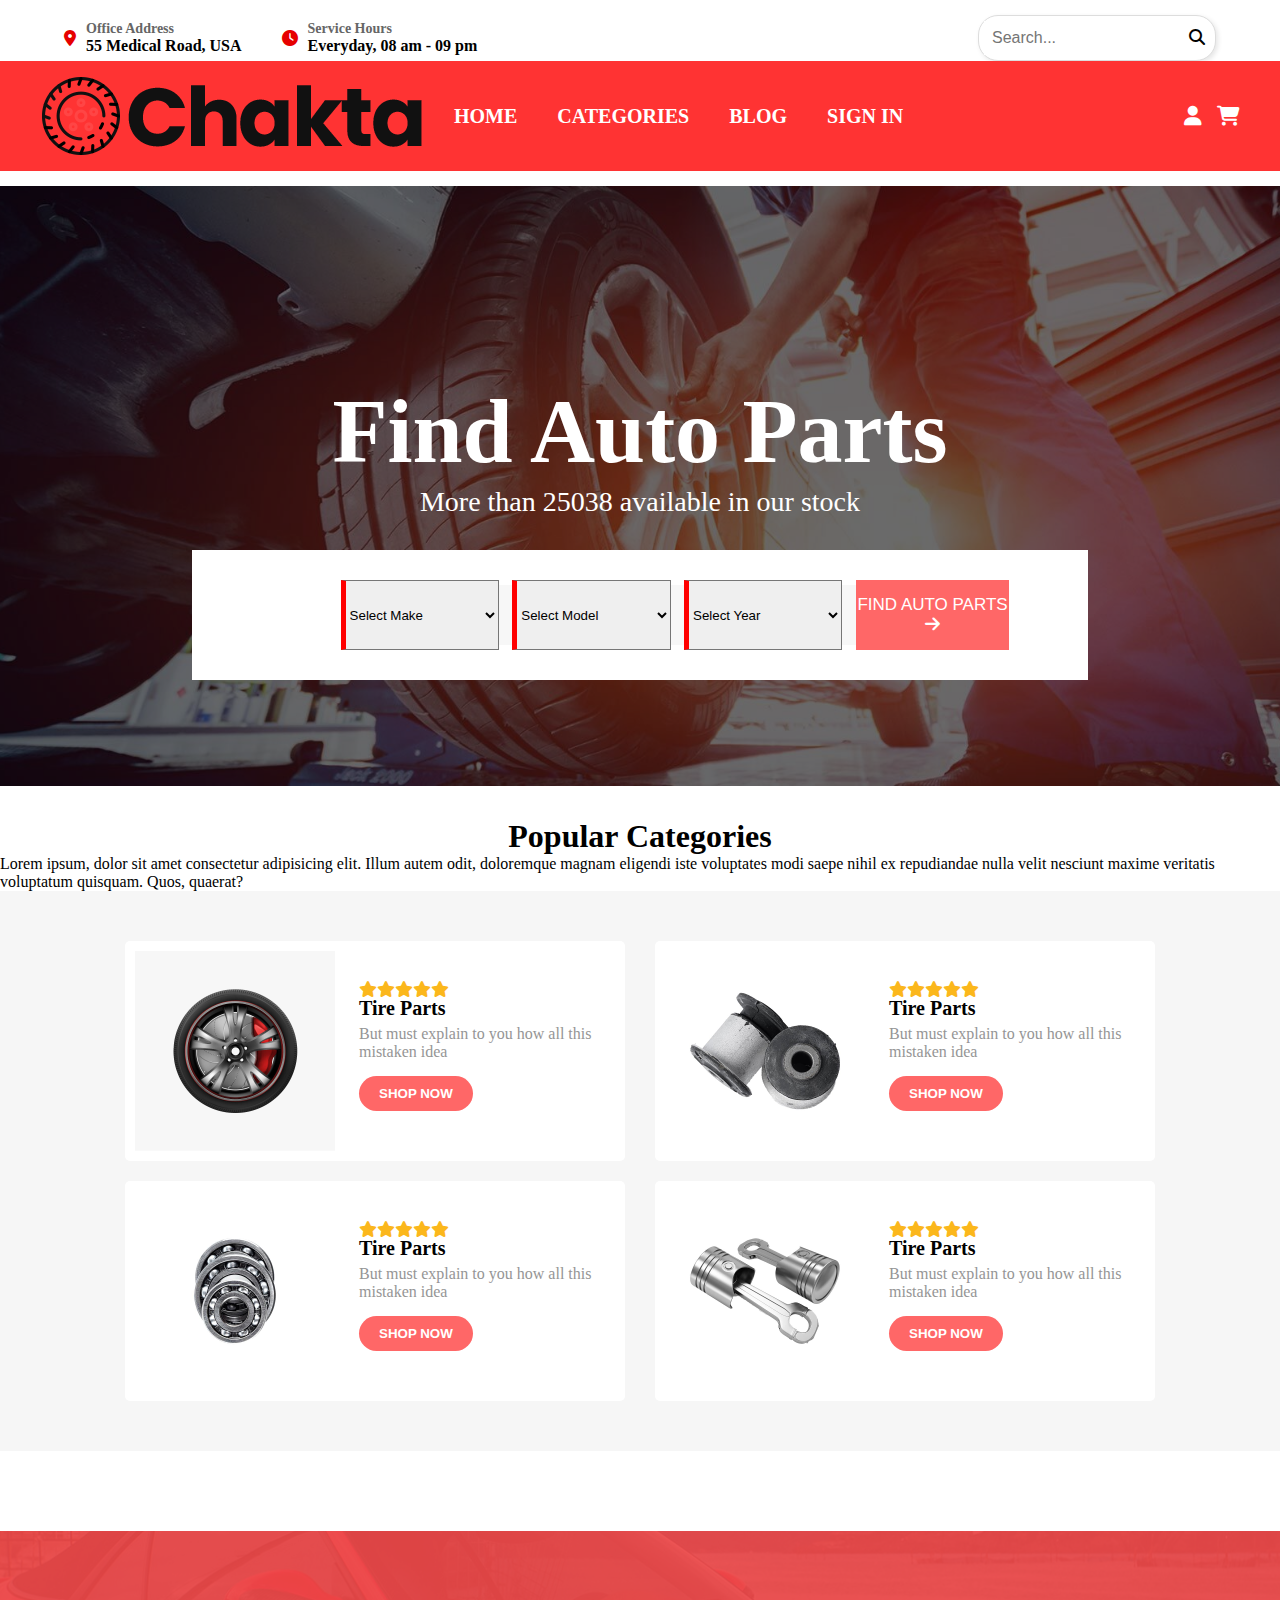
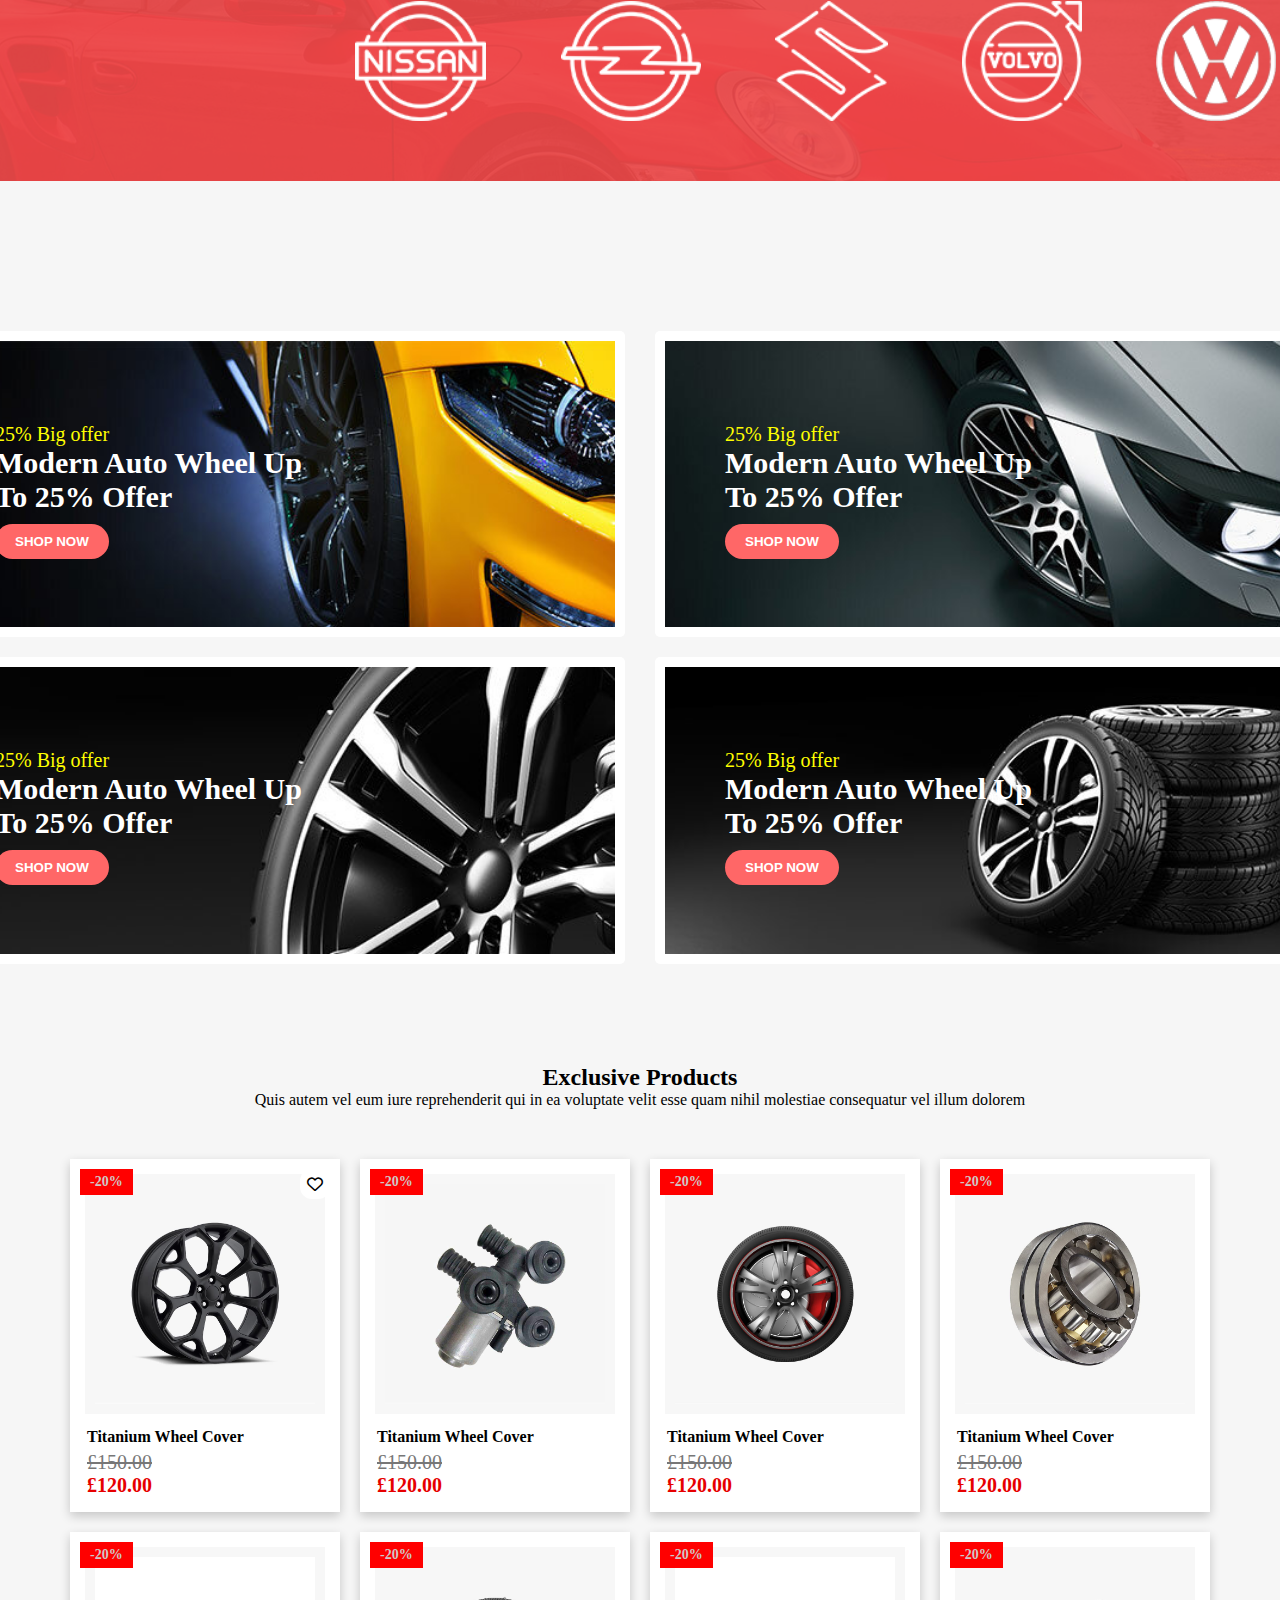
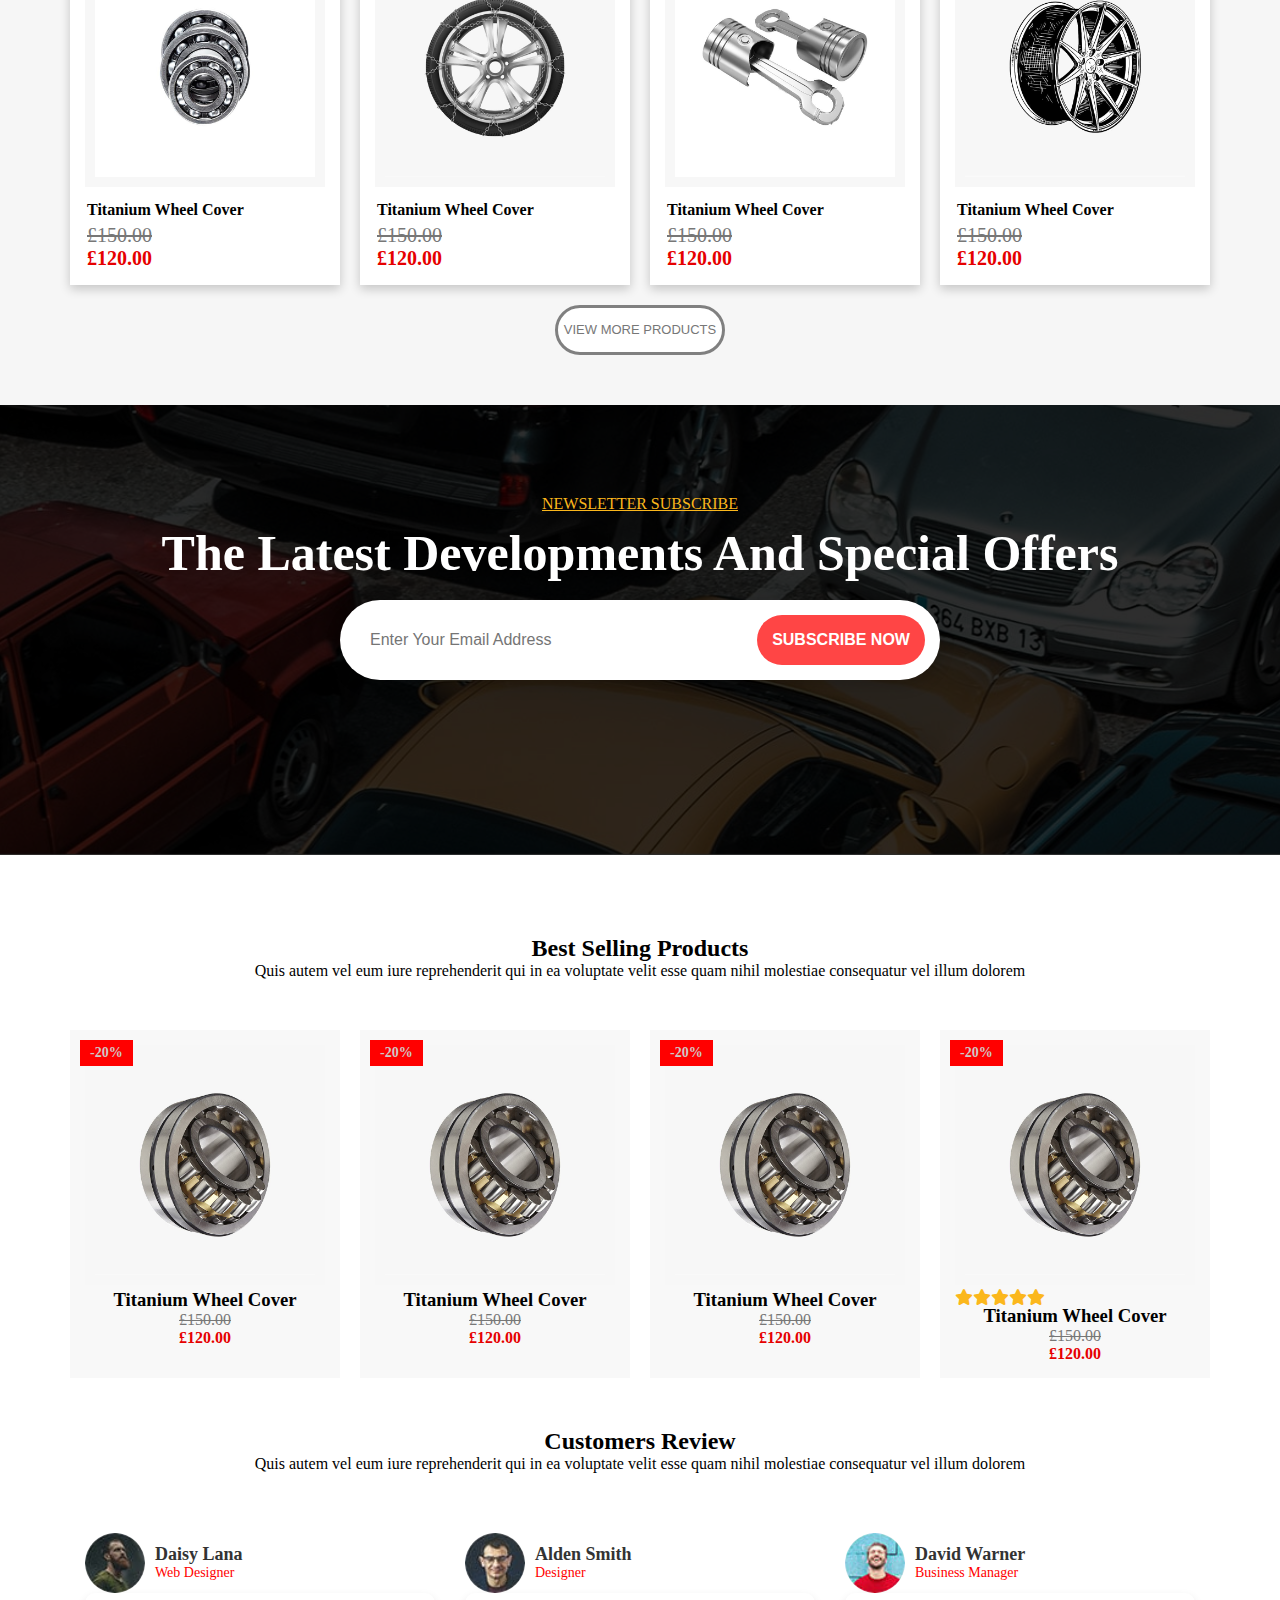
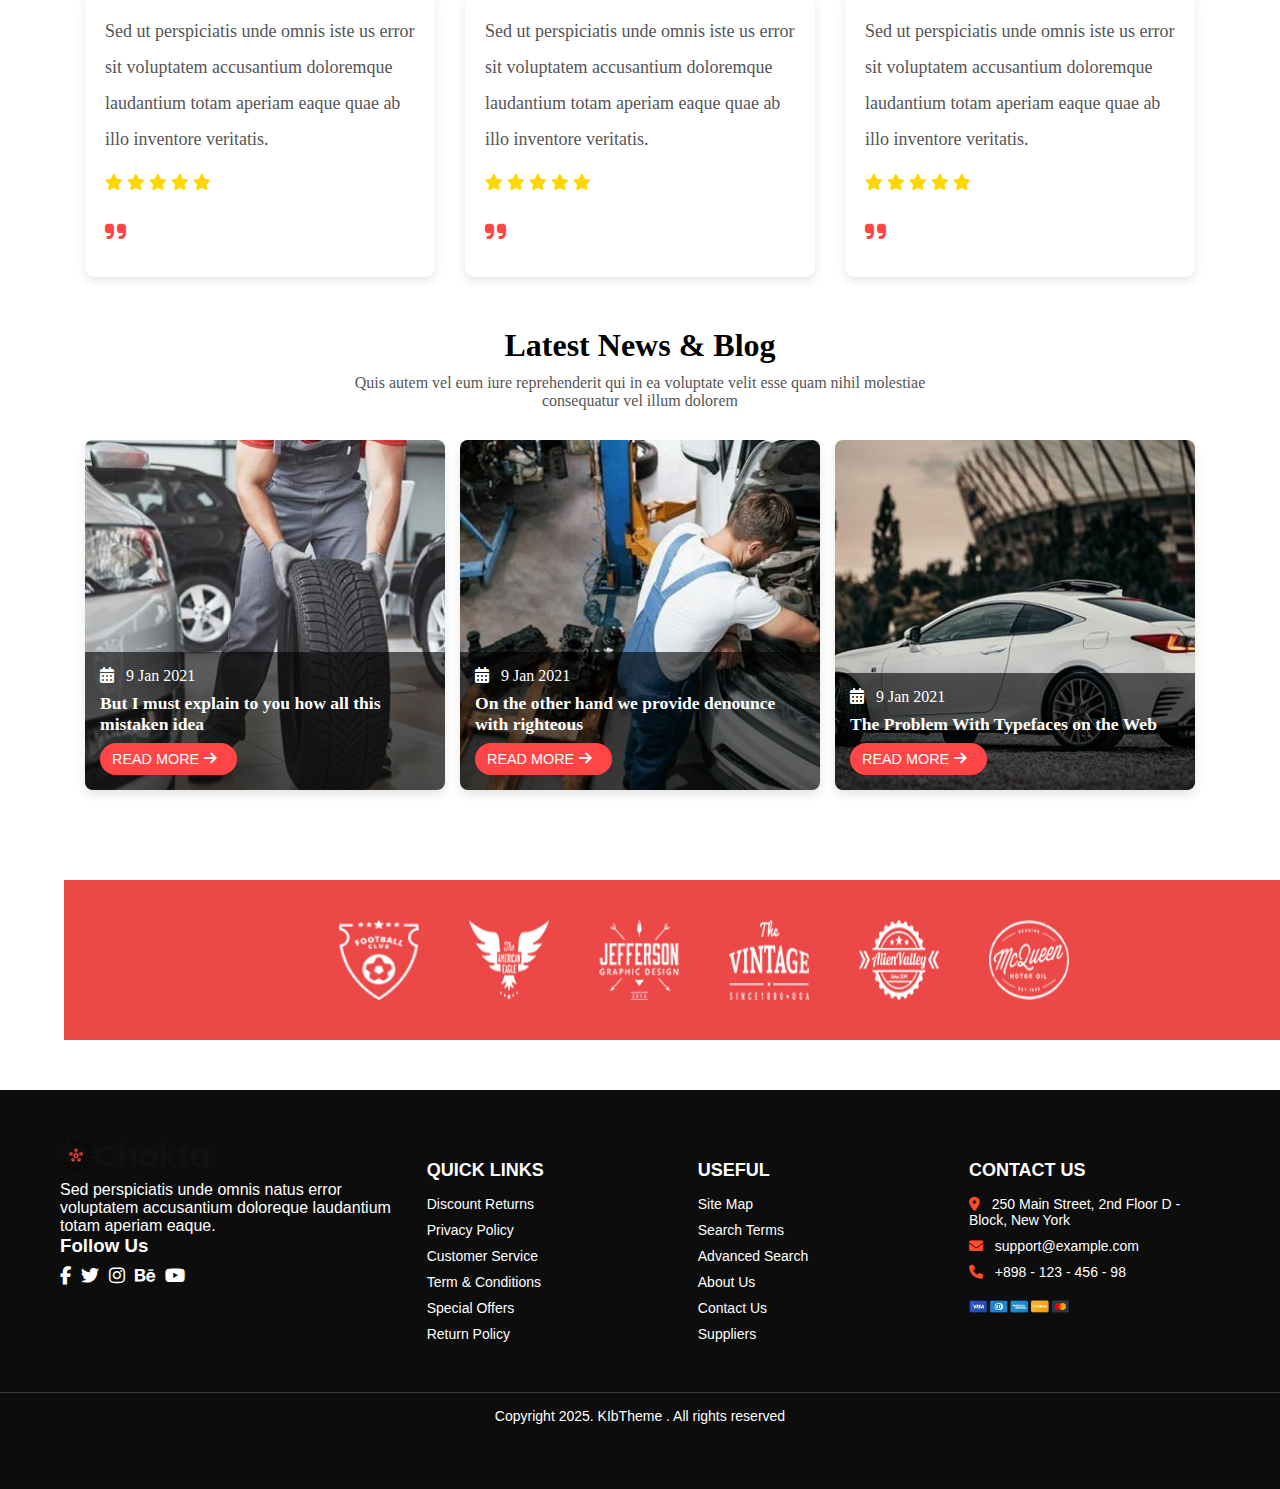
<file: index.html>
<!DOCTYPE html>
<html lang="en">
  <head>
    <meta charset="UTF-8" />
    <meta name="viewport" content="width=device-width, initial-scale=1.0" />
    <link rel="stylesheet" href="/MyProject/CSS/home.css" />
    <link rel="preconnect" href="https://fonts.googleapis.com" />
    <link rel="preconnect" href="https://fonts.gstatic.com" crossorigin />
    <link
      href="https://fonts.googleapis.com/css2?family=Roboto:ital,wght@0,100..900;1,100..900&display=swap"
      rel="stylesheet"
    />
    <link
      rel="stylesheet"
      href="https://cdnjs.cloudflare.com/ajax/libs/font-awesome/6.4.2/css/all.min.css"/>
    <link rel="stylesheet" href="./JS/home.js" />
    <title>Chakta-Auto Parts Shop</title>
  </head>
  <body>
    <header class="header">
      <div class="container">
          <div class="contact-info">
              <div class="info-box">
                  <i class="fa-solid fa-location-dot"></i>
                  <div>
                      <p class="info-title">Office Address</p>
                      <p class="info-text">55 Medical Road, USA</p>
                  </div>
              </div>
              <div class="info-box">
                  <i class="fa-solid fa-clock"></i>
                  <div>
                      <p class="info-title">Service Hours</p>
                      <p class="info-text">Everyday, 08 am - 09 pm</p>
                  </div>
              </div>
          </div>
          <div class="search-box">
              <input type="text" placeholder="Search..." class="search-input">
              <button class="search-btn"><i class="fa fa-search"></i></button>
          </div>
      </div>
  
      <nav class="nav_bar">
        <img src="/MyProject/Assests/logo.png" alt="" class="logo"/>
          <a href="index.html" class="nav active">HOME</a>
          <a href="Category.html" class="nav">CATEGORIES</a>
          
          <div class="dropdown">
            <a href="" class="nav">BLOG</a>
            <div class="dropdown-menu">
                <a href="BlogStandard.html">BLOG STANDARD</a>
                <a href="details.html">BLOG DETAILS</a>
            </div>
        </div>
          <a href="signin.html" class="nav">SIGN IN</a>
          <div class="icons">
              <i class="fa-solid fa-user"></i>
              <i class="fa-solid fa-cart-shopping"></i>
          </div>
      </nav>
  </header>

    <!-- hero-section -->
    <section class="hero-section">
      <div class="body">
        <div class="cover"></div>
      </div>
      <div class="text_holder">
        <h2 class="big_text">Find Auto Parts</h2>
        <p class="small_text">More than 25038 available in our stock</p>
      </div>
      <div class="holder-con">
        <div class="holder">
          <div class="boxes">
            <div class="box">
              <select
                name="text"
                id=""
                style="
                  width: 100%;
                  height: 70px;
                  border-left: 5px solid #ff0000;
                "
              >
                <option value="Select Make">Select Make</option>
                <option value="Select Make">Audi</option>
                <option value="Select Make">BMW</option>
                <option value="Select Make">Chevrolet</option>
                <option value="Select Make">Ford</option>
                <option value="Select Make">Honda</option>
                <option value="Select Make">Kia</option>
                <option value="Select Make">Volkswagen</option>
              </select>
              <select
                name="text"
                id=""
                style="
                  width: 100%;
                  height: 70px;
                  border-left: 5px solid #ff0000;
                "
              >
                <option value="Select Make">Select Model</option>
              </select>
              <select
                name="text"
                id=""
                style="
                  width: 100%;
                  height: 70px;
                  border-left: 5px solid #ff0000;
                "
              >
                <option value="Select Make">Select Year</option>
                <option value="Select Make">2016</option>
                <option value="Select Make">2017</option>
                <option value="Select Make">2018</option>
                <option value="Select Make">2019</option>
                <option value="Select Make">2020</option>
              </select>
              <button class="auto_parts">
                FIND AUTO PARTS
                <i class="fa-solid fa-arrow-right"></i>
              </button>
            </div>
          </div>
        </div>
      </div>
    </section>

    <!--categories-->
    <div class="popular">
      <h1 class="topic">Popular Categories</h1>
      <p class="note">
        Lorem ipsum, dolor sit amet consectetur adipisicing elit. Illum autem
        odit, doloremque magnam eligendi iste voluptates modi saepe nihil ex
        repudiandae nulla velit nesciunt maxime veritatis voluptatum quisquam.
        Quos, quaerat?
      </p>
   </div>

    <section class="cat">
      <div class="card">
        <img src="/MyProject/Assests/wheel.jpg" alt="" srcset="" />
        <div class="card-details">
          <div class="ratingStar">
            <i class="fa-solid fa-star"></i>
            <i class="fa-solid fa-star"></i>
            <i class="fa-solid fa-star"></i>
            <i class="fa-solid fa-star"></i>
            <i class="fa-solid fa-star"></i>
          </div>
          <span class="title">Tire Parts</span>
          <span class="info"
            >But must explain to you how all this mistaken idea</span
          >
          <button>SHOP NOW</button>
        </div>
      </div>
      <div class="card">
        <img src="./MyProject/Assests/products-15.jpg" alt="" srcset="" />
        <div class="card-details">
          <div class="ratingStar">
            <i class="fa-solid fa-star"></i>
            <i class="fa-solid fa-star"></i>
            <i class="fa-solid fa-star"></i>
            <i class="fa-solid fa-star"></i>
            <i class="fa-solid fa-star"></i>
          </div>
          <span class="title">Tire Parts</span>
          <span class="info"
            >But must explain to you how all this mistaken idea</span
          >
          <button>SHOP NOW</button>
        </div>
      </div>
      <div class="card">
        <img src="./MyProject/Assests/products-16.jpg" alt="" srcset="" />
        <div class="card-details">
          <div class="ratingStar">
            <i class="fa-solid fa-star"></i>
            <i class="fa-solid fa-star"></i>
            <i class="fa-solid fa-star"></i>
            <i class="fa-solid fa-star"></i>
            <i class="fa-solid fa-star"></i>
          </div>
          <span class="title">Tire Parts</span>
          <span class="info"
            >But must explain to you how all this mistaken idea</span
          >
          <button>SHOP NOW</button>
        </div>
      </div>
      <div class="card">
        <img src="./MyProject/Assests/products-17.jpg" alt="" srcset="" />
        <div class="card-details">
          <div class="ratingStar">
            <i class="fa-solid fa-star"></i>
            <i class="fa-solid fa-star"></i>
            <i class="fa-solid fa-star"></i>
            <i class="fa-solid fa-star"></i>
            <i class="fa-solid fa-star"></i>
          </div>
          <span class="title">Tire Parts</span>
          <span class="info"
            >But must explain to you how all this mistaken idea</span
          >
          <button>SHOP NOW</button>
        </div>
      </div>
    </section>

    <section class="parent">
      <div class="pics">
        <div class="logos">
          <img src="./MyProject/Assests/nissan.png" alt="" />
          <img src="./MyProject/Assests/opel.png" alt="" />
          <img src="./MyProject/Assests/suzuki.png" alt="" />
          <img src="./MyProject/Assests/volvo.png" alt="" />
          <img src="./MyProject/Assests/volkswagen.png" alt="" />
          <img src="./MyProject/Assests/yamaha.png" alt="" />
        </div>
        <div class="background"></div>
      </div>
    </section>
    <section class="con">
      <div class="image-grid">
        <div class="card">
          <img src="./MyProject/Assests/of-bg-1.jpg" alt="" />
          <div class="details">
            <span class="offer">25% Big offer</span>
            <span class="info">Modern Auto Wheel Up To 25% Offer</span>
            <button>SHOP NOW</button>
          </div>
        </div>
        <div class="card">
          <img src="./MyProject/Assests/of-bg-2.jpg" alt="" />
          <div class="details">
            <span class="offer">25% Big offer</span>
            <span class="info">Modern Auto Wheel Up To 25% Offer</span>
            <button>SHOP NOW</button>
          </div>
        </div>
        <div class="card">
          <img src="./MyProject/Assests/of-bg-3.jpg" alt="" />
          <div class="details">
            <span class="offer">25% Big offer</span>
            <span class="info">Modern Auto Wheel Up To 25% Offer</span>
            <button>SHOP NOW</button>
          </div>
        </div>
        <div class="card">
          <img src="./MyProject/Assests/of-bg-4.jpg" alt="" />
          <div class="details">
            <span class="offer">25% Big offer</span>
            <span class="info">Modern Auto Wheel Up To 25% Offer</span>
            <button>SHOP NOW</button>
          </div>
        </div>
      </div>

      <div class="exculsive">
        <h2 class="top">Exclusive Products</h2>
        <p class="below">
          Quis autem vel eum iure reprehenderit qui in ea voluptate velit esse
          quam nihil molestiae consequatur vel illum dolorem
        </p>
      </div>


      <div class="product-container">
        <div class="product-card">
            <span class="discount">-20%</span>
            <img src="./MyProject/Assests/products-1.jpg" alt="">
            <div class="product-info">
                <h3>Titanium Wheel Cover</h3>
                <p class="old-price">£150.00</p>
                <p class="price">£120.00</p>
                <div class="icon">
                <i class="fa-regular fa-heart"></i>
                </div>
            </div>
        </div>
    
        <div class="product-card">
            <span class="discount">-20%</span>
            <img src="./MyProject/Assests/products-2.jpg" alt="">
            <div class="product-info">
                <h3>Titanium Wheel Cover</h3>
                <p class="old-price">£150.00</p>
                <p class="price">£120.00</p>
            </div>
        </div>
    
        <div class="product-card">
            <span class="discount">-20%</span>
            <img src="./MyProject/Assests/wheel.jpg" alt="">
            <div class="product-info">
                <h3>Titanium Wheel Cover</h3>
                <p class="old-price">£150.00</p>
                <p class="price">£120.00</p>
            </div>
        </div>
    
        <div class="product-card">
            <span class="discount">-20%</span>
            <img src="./MyProject/Assests/products-4.jpg" alt="">
            <div class="product-info">
                <h3>Titanium Wheel Cover</h3>
                <p class="old-price">£150.00</p>
                <p class="price">£120.00</p>
            </div>
        </div>
    
        <!-- Duplicate Second Row -->
        <div class="product-card">
            <span class="discount">-20%</span>
            <img src="./MyProject/Assests/products-16.jpg" alt="">
            <div class="product-info">
                <h3>Titanium Wheel Cover</h3>
                <p class="old-price">£150.00</p>
                <p class="price">£120.00</p>
            </div>
        </div>
    
        <div class="product-card">
            <span class="discount">-20%</span>
            <img src="./MyProject/Assests/products-6.jpg" alt="">
            <div class="product-info">
                <h3>Titanium Wheel Cover</h3>
                <p class="old-price">£150.00</p>
                <p class="price">£120.00</p>
            </div>
        </div>
    
        <div class="product-card">
            <span class="discount">-20%</span>
            <img src="./MyProject/Assests/products-17.jpg" alt="">
            <div class="product-info">
                <h3>Titanium Wheel Cover</h3>
                <p class="old-price">£150.00</p>
                <p class="price">£120.00</p>
            </div>
        </div>
    
        <div class="product-card">
            <span class="discount">-20%</span>
            <img src="./MyProject/Assests/products-8.jpg" alt="">
            <div class="product-info">
                <h3>Titanium Wheel Cover</h3>
                <p class="old-price">£150.00</p>
                <p class="price">£120.00</p>
            </div>
        </div>
        <button class="view-product">
          VIEW MORE PRODUCTS
          <!-- <div class="pointer">
          </div> -->
        </button>
    </section>
    <section class="development">
      <div class="img">
        <div class="deam"></div>
        <div class="dev-note">
          <p class="news">NEWSLETTER SUBSCRIBE</p>
          <h2 class="txt">The Latest Developments And Special Offers</h2>
        </div>
        <div class="news-box">
          <div class="news-box-holder">
            <div class="nbh">
                <input 
                    class="input" 
                    type="email"
                    placeholder="Enter Your Email Address">   
                    <button class="B">SUBSCRIBE NOW</button>
          </div>
            </div>
      </div>
    </section>
    <section class="selling-product">
      <h2 class="U">Best Selling Products</h2>
      <p class="D">
        Quis autem vel eum iure reprehenderit qui in ea voluptate velit esse
        quam nihil molestiae consequatur vel illum dolorem
      </p>
      <div class="spare-con">
      <div class="spare">
        <span class="dis-count">-20%</span>
        <img src="./MyProject/Assests/products-4.jpg" alt="">
        <div class="product-infor">
            <h3>Titanium Wheel Cover</h3>
            <p class="old-prices">£150.00</p>
            <p class="prices">£120.00</p>
        </div>
    </div>
    <div class="spare">
      <span class="dis-count">-20%</span>
      <img src="./MyProject/Assests/products-4.jpg" alt="">
      <div class="product-infor">
          <h3>Titanium Wheel Cover</h3>
          <p class="old-prices">£150.00</p>
          <p class="prices">£120.00</p>
      </div>
  </div>
  <div class="spare">
    <span class="dis-count">-20%</span>
    <img src="./MyProject/Assests/products-4.jpg" alt="">
    <div class="product-infor">
        <h3>Titanium Wheel Cover</h3>
        <p class="old-prices">£150.00</p>
        <p class="prices">£120.00</p>
    </div>
</div>
<div class="spare">
  <span class="dis-count">-20%</span>
  <img src="./MyProject/Assests/products-4.jpg" alt="">
  <div class="ratingStars">
    <i class="fa-solid fa-star"></i>
    <i class="fa-solid fa-star"></i>
    <i class="fa-solid fa-star"></i>
    <i class="fa-solid fa-star"></i>
    <i class="fa-solid fa-star"></i>
  </div>
  <div class="product-infor">
      <h3>Titanium Wheel Cover</h3>
      <p class="old-prices">£150.00</p>
      <p class="prices">£120.00</p>
  </div>
</div>
    </div>

    <div class="cus">
      <h2 class="reviewUp">Customers Review</h2>
      <p class="reviewDown">
        Quis autem vel eum iure reprehenderit qui in ea voluptate velit esse
        quam nihil molestiae consequatur vel illum dolorem
      </p>
    </div>
    <div class="testimonial-container">
      <div class="testimonial-card-wrapper">
          <div class="profile">
              <img src="./MyProject/Assests/thumb-1.jpg" alt="Daisy Lana">
              <h2>Daisy Lana <br><span>Web Designer</span></h2>
          </div>
          <div class="testimonial-card">
              <p class="testimonial-text">
                  Sed ut perspiciatis unde omnis iste us error sit voluptatem accusantium doloremque laudantium totam aperiam eaque quae ab illo inventore veritatis.
              </p>
              <div class="ratings">
                  <i class="fa-solid fa-star"></i>
                  <i class="fa-solid fa-star"></i>
                  <i class="fa-solid fa-star"></i>
                  <i class="fa-solid fa-star"></i>
                  <i class="fa-solid fa-star"></i>
              </div>
              <div class="quote-icon">
                  <i class="fa-solid fa-quote-right"></i>
              </div>
          </div>
      </div>
  
      <div class="testimonial-card-wrapper">
          <div class="profile">
              <img src="./MyProject/Assests/thumb-2.jpg" alt="Alden Smith">
              <h2>Alden Smith <br><span>Designer</span></h2>
          </div>
          <div class="testimonial-card">
              <p class="testimonial-text">
                  Sed ut perspiciatis unde omnis iste us error sit voluptatem accusantium doloremque laudantium totam aperiam eaque quae ab illo inventore veritatis.
              </p>
              <div class="ratings">
                  <i class="fa-solid fa-star"></i>
                  <i class="fa-solid fa-star"></i>
                  <i class="fa-solid fa-star"></i>
                  <i class="fa-solid fa-star"></i>
                  <i class="fa-solid fa-star"></i>
              </div>
              <div class="quote-icon">
                  <i class="fa-solid fa-quote-right"></i>
              </div>
          </div>
      </div>
  
      <div class="testimonial-card-wrapper">
          <div class="profile">
              <img src="./MyProject/Assests/thumb-3.jpg" alt="David Warner">
              <h2>David Warner <br><span>Business Manager</span></h2>
          </div>
          <div class="testimonial-card">
              <p class="testimonial-text">
                  Sed ut perspiciatis unde omnis iste us error sit voluptatem accusantium doloremque laudantium totam aperiam eaque quae ab illo inventore veritatis.
              </p>
              <div class="ratings">
                  <i class="fa-solid fa-star"></i>
                  <i class="fa-solid fa-star"></i>
                  <i class="fa-solid fa-star"></i>
                  <i class="fa-solid fa-star"></i>
                  <i class="fa-solid fa-star"></i>
              </div>
              <div class="quote-icon">
                  <i class="fa-solid fa-quote-right"></i>
              </div>
          </div>
      </div>
  </div>
    </section>

    <section class="blog-section">
      <h2>Latest News & Blog</h2>
      <p>Quis autem vel eum iure reprehenderit qui in ea voluptate velit esse quam nihil 
          molestiae consequatur vel illum dolorem</p>
  
      <div class="blog-container">
          <div class="blog-card">
              <img src="./MyProject/Assests/blog-3-370x360 (1).jpg" alt="">
              <div class="blog-content">
                <i class="fa-solid fa-calendar-days"></i> 9 Jan 2021</span>
                  <h3>But I must explain to you how all this mistaken idea</h3>
                  <button class="read-more">READ MORE <i class="fa-solid fa-arrow-right"></i></button>
              </div>
          </div>
  
          <div class="blog-card">
              <img src="./MyProject/Assests/blog-4-370x360 (1).jpg" alt="">
              <div class="blog-content">
                  <span class="date">
                    <i class="fa-solid fa-calendar-days"></i> 9 Jan 2021</span>
                  <h3>On the other hand we provide denounce with righteous</h3>
                  <button class="read-more">READ MORE <i class="fa-solid fa-arrow-right"></i></button>
              </div>
          </div>
  
          <div class="blog-card">
              <img src="./MyProject/Assests/blog-1-370x360 (1).jpg" alt="">
              <div class="blog-content">
                <i class="fa-solid fa-calendar-days"></i> 9 Jan 2021</span>
                  <h3>The Problem With Typefaces on the Web</h3>
                 <button class="read-more">READ MORE <i class="fa-solid fa-arrow-right"></i></button>
              </div>
          </div>
      </div>
      <div class="tags">
        <div class="imgs">
            <img src="./MyProject/Assests/client-1.png" alt="">
            <img src="./MyProject/Assests/client-2.png" alt="">
            <img src="./MyProject/Assests/client-3.png" alt="">
            <img src="./MyProject/Assests/client-4.png" alt="">
            <img src="./MyProject/Assests/client-5.png" alt="">
            <img src="./MyProject/Assests/client-6.png" alt="">
        </div>
    </div>
  </section>
  <footer class="footer">
    <div class="footer-container">
        <div class="footer-section-brand">
          <img src="./MyProject/Assests/logo.png" alt="" class="L">
            <p>
                Sed perspiciatis unde omnis natus error voluptatem accusantium doloreque laudantium totam aperiam eaque.
            </p>
            <h3>Follow Us</h3>
            <div class="social-icons">
              <i class="fa-brands fa-facebook-f"></i>
              <i class="fa-brands fa-twitter"></i>
              <i class="fa-brands fa-instagram"></i>
              <i class="fa-brands fa-behance"></i>
              <i class="fa-brands fa-youtube"></i>
            </div>
        </div>
        
        <div class="footer-section">
            <h3>Quick Links</h3>
            <ul>
                <li>Discount Returns</li>
                <li>Privacy Policy</li>
                <li>Customer Service</li>
                <li>Term & Conditions</li>
                <li>Special Offers</li>
                <li>Return Policy</li>
            </ul>
        </div>

        <div class="footer-section">
            <h3>Useful</h3>
            <ul>
                <li>Site Map</li>
                <li>Search Terms</li>
                <li>Advanced Search</li>
                <li>About Us</li>
                <li>Contact Us</li>
                <li>Suppliers</li>
            </ul>
        </div>

        <div class="footer-section">
            <h3>Contact Us</h3>
            <p><i class="fa-solid fa-location-dot"></i> 250 Main Street, 2nd Floor D - Block, New York</p>
            <p><i class="fa-solid fa-envelope"></i> support@example.com</p>
            <p><i class="fa-solid fa-phone"></i> +898 - 123 - 456 - 98</p>
            <div class="payment-icons">
              <img src="./MyProject/Assests/ci.png" alt="">
            </div>
        </div>
    </div>

    <div class="footer-bottom">
        <p>Copyright 2025. KIbTheme . All rights reserved</p>
    </div>
</footer>
  </body>
</html>
</file>
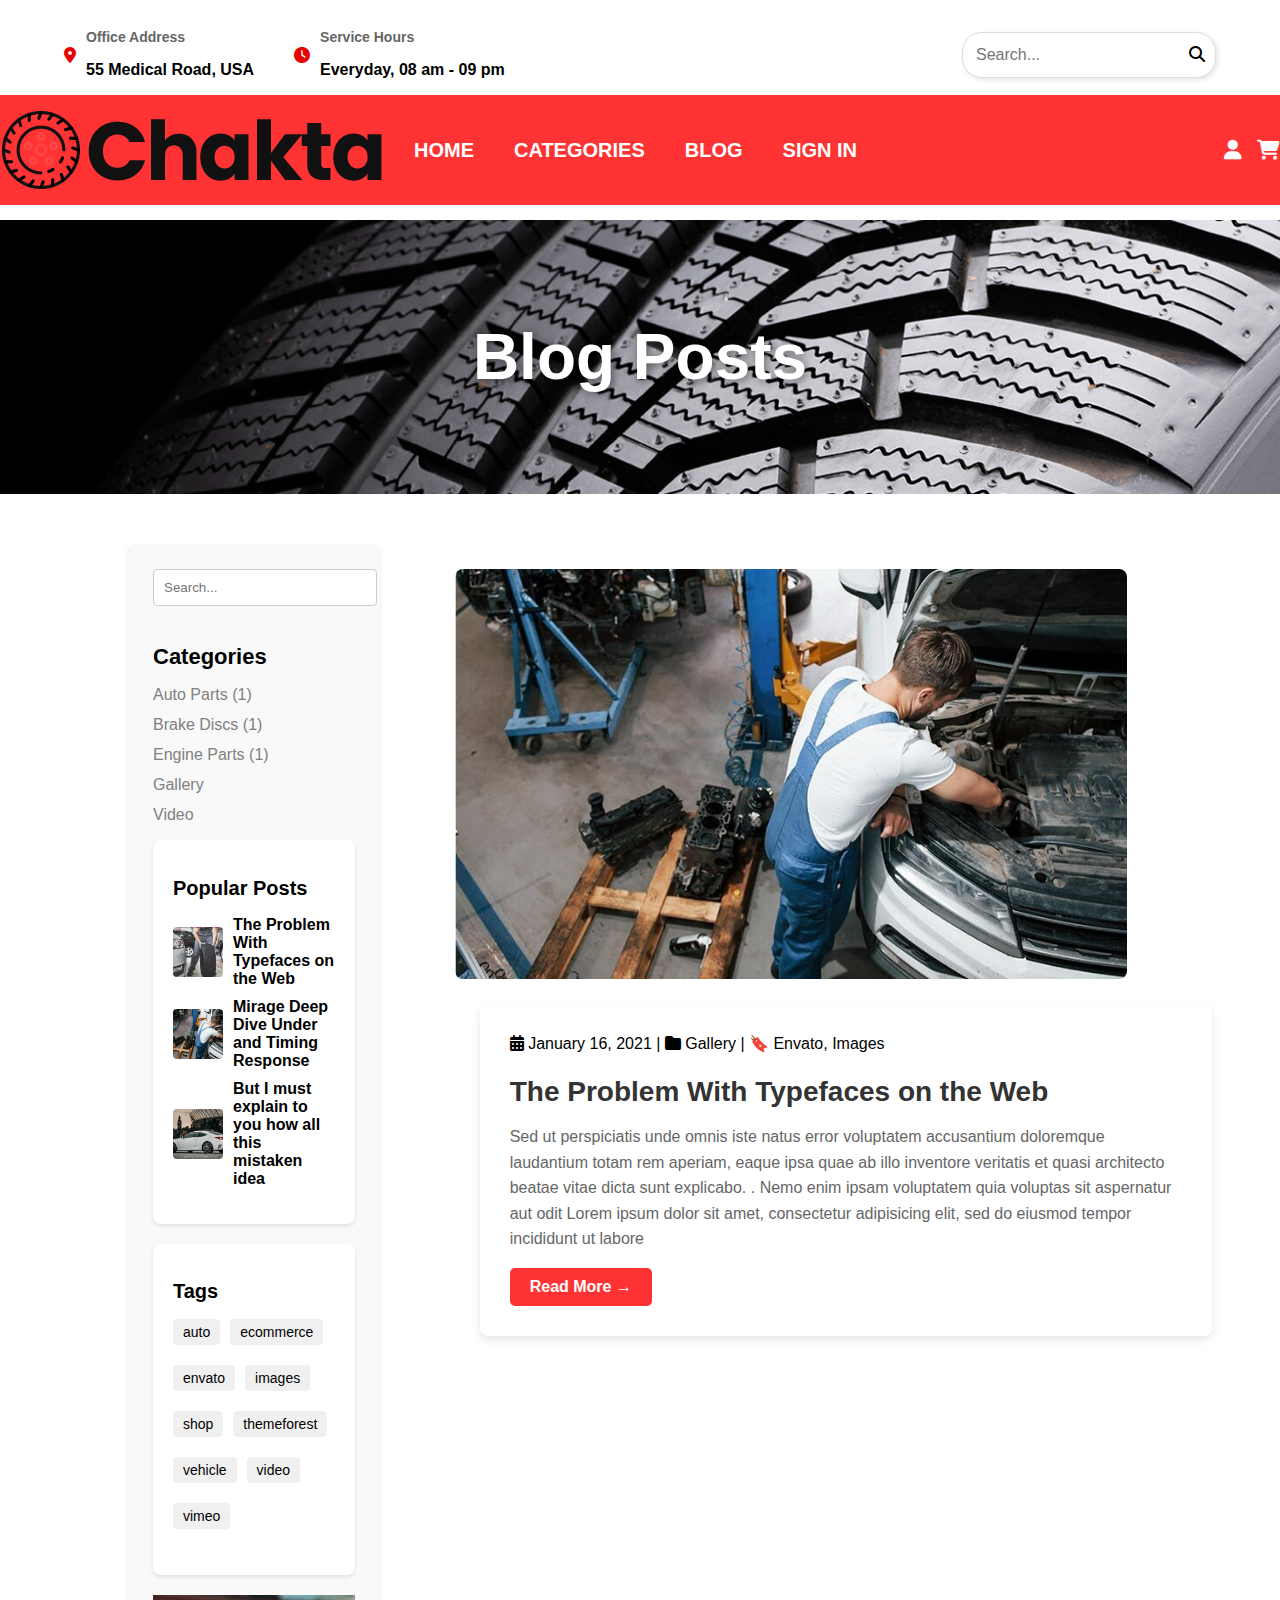
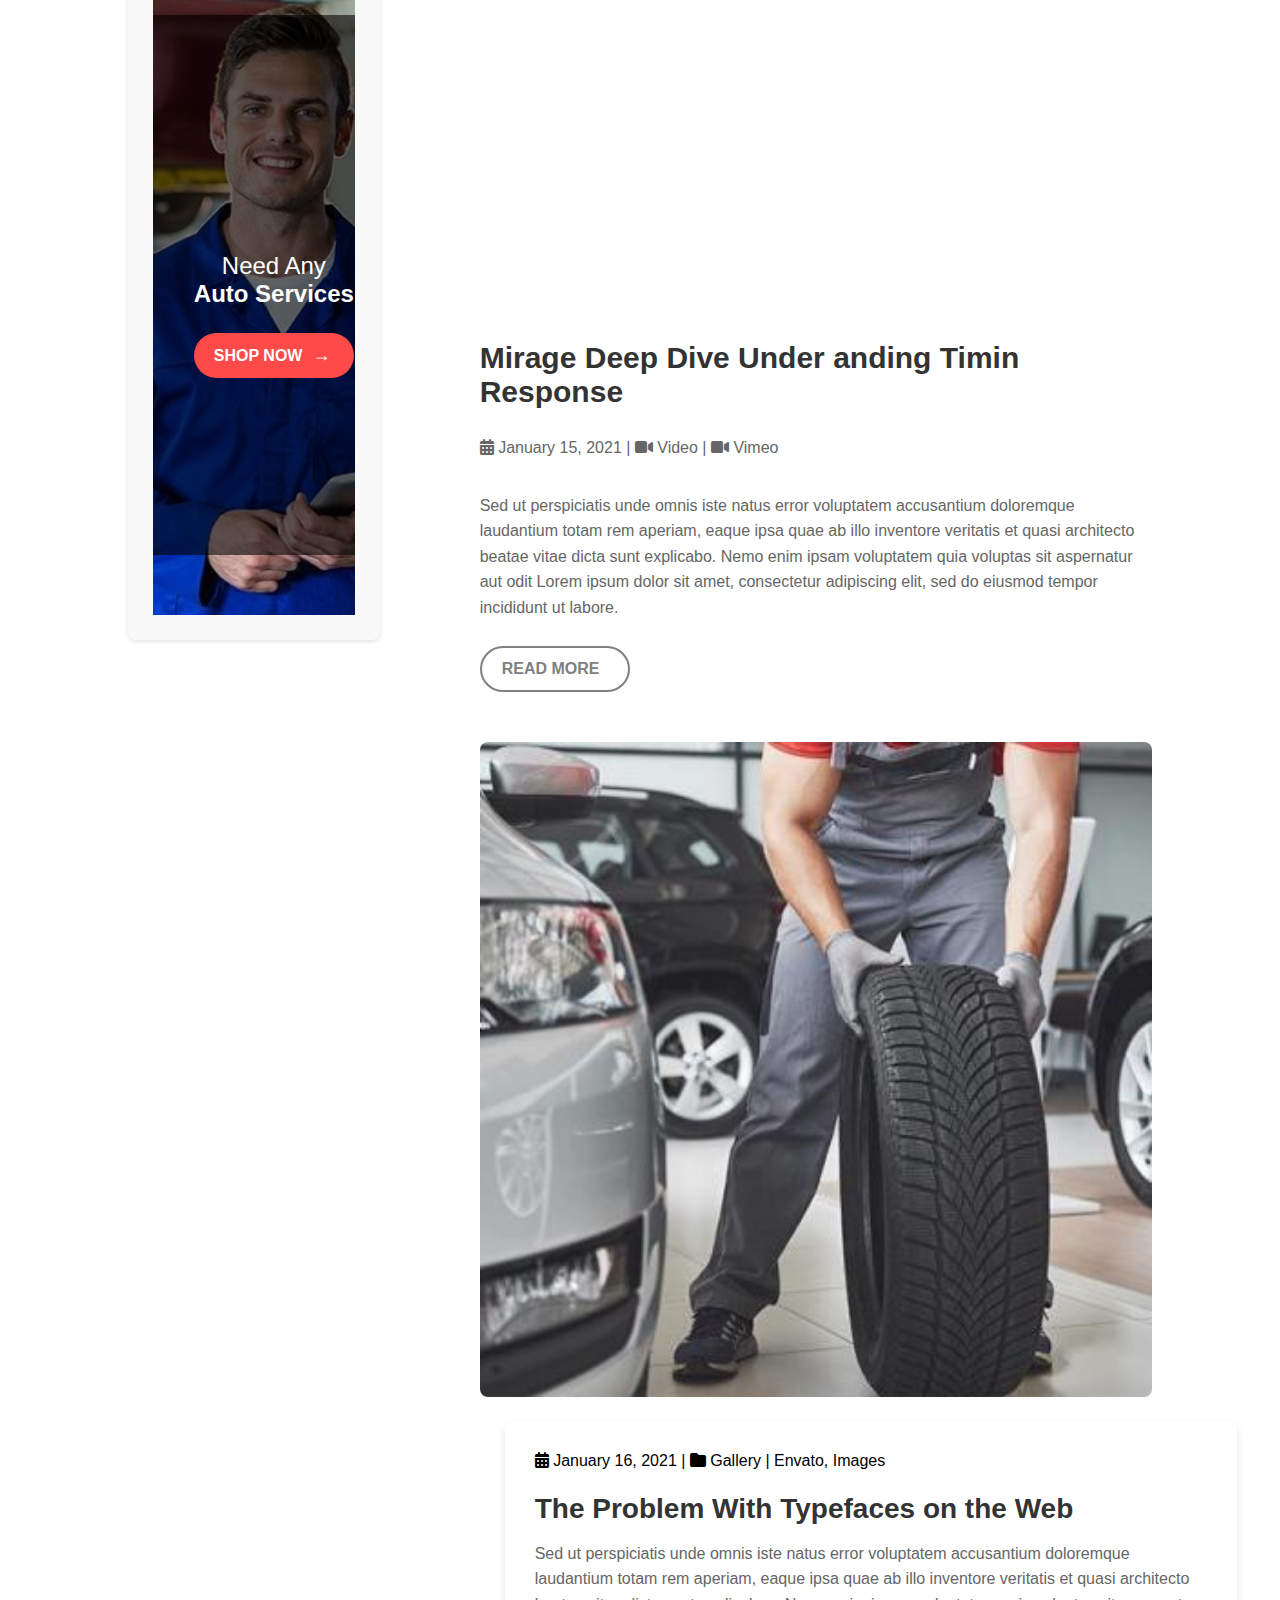
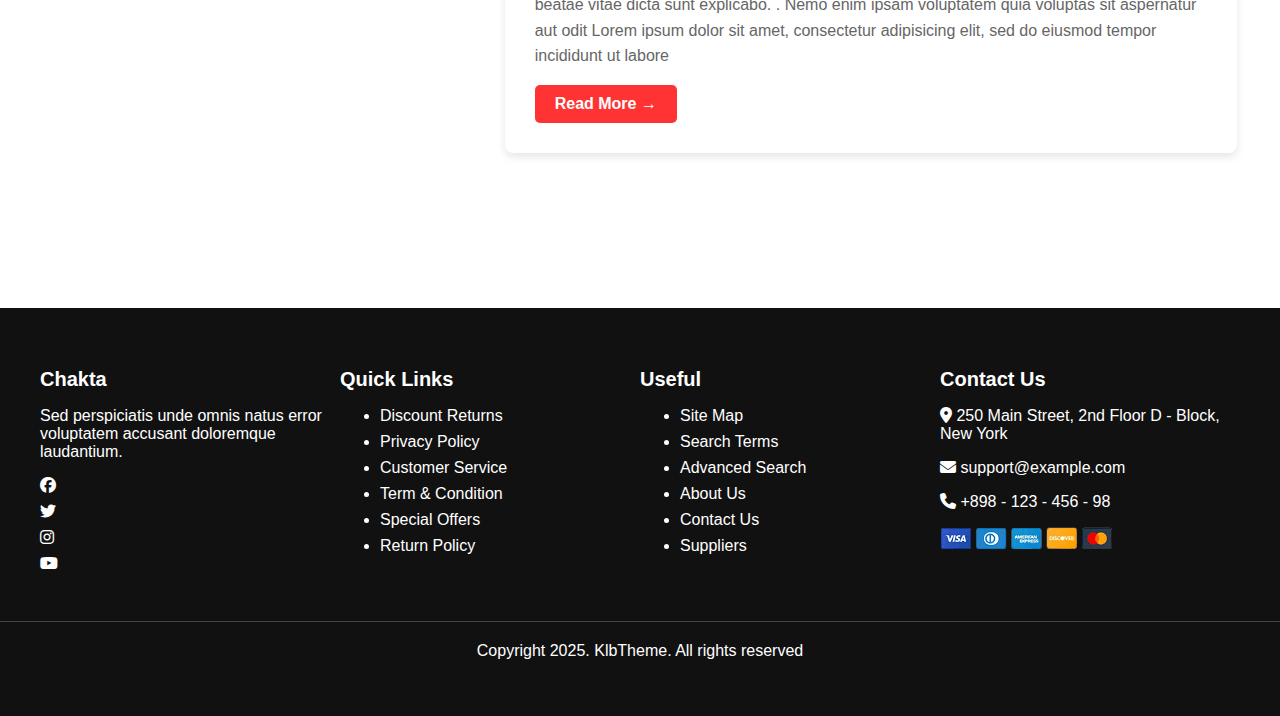
<file: BlogStandard.html>
<!DOCTYPE html>
<html lang="en">
<head>
    <meta charset="UTF-8">
    <meta name="viewport" content="width=device-width, initial-scale=1.0">
    <title>Blog</title>
    <link rel="stylesheet" href="/MyProject/CSS/BlogStandard.css">
    <link rel="stylesheet" href="https://cdnjs.cloudflare.com/ajax/libs/font-awesome/6.4.2/css/all.min.css"/>
</head>
<body>
    <header class="header">
        <div class="container">
            <div class="contact-info">
                <div class="info-box">
                    <i class="fa-solid fa-location-dot"></i>
                    <div>
                        <p class="info-title">Office Address</p>
                        <p class="info-text">55 Medical Road, USA</p>
                    </div>
                </div>
                <div class="info-box">
                    <i class="fa-solid fa-clock"></i>
                    <div>
                        <p class="info-title">Service Hours</p>
                        <p class="info-text">Everyday, 08 am - 09 pm</p>
                    </div>
                </div>
            </div>
            <div class="search-box">
                <input type="text" placeholder="Search..." class="search-input">
                <button class="search-btn"><i class="fa fa-search"></i></button>
            </div>
        </div>
    
        <nav class="nav_bar">
          <img src="./MyProject/Assests/logo.png" alt="" class="logo"/>
            <a href="index.html" class="nav active">HOME</a>
            <a href="Category.html" class="nav">CATEGORIES</a>
            
            <div class="dropdown">
              <a href="" class="nav">BLOG</a>
              <div class="dropdown-menu">
                  <a href="BlogStandard.html">BLOG STANDARD</a>
                  <a href="details.html">BLOG DETAILS</a>
              </div>
          </div>
            <a href="signin.html" class="nav">SIGN IN</a>
            <div class="icons">
                <i class="fa-solid fa-user"></i>
                <i class="fa-solid fa-cart-shopping"></i>
            </div>
        </nav>
    </header>
  
    <section class="hero">
        <h1>Blog Posts</h1>
    </section>
    <main>
        <aside>
            <input type="text" placeholder="Search...">
            <h2>Categories</h2>
            <ul>
                <li><a href="">Auto Parts (1)</a></li>
                <li><a href="">Brake Discs (1)</a></li>
                <li><a href="">Engine Parts (1)</a></li>
                <li><a href="">Gallery</a></li>
                <li><a href="">Video</a></li>
            </ul>    
            <div class="popular-posts">
                <h2>Popular Posts</h2>
                <ul>
                    <li>
                        <img src="./MyProject/Assests/blog-3-370x360 (1).jpg" alt="Blog Post">
                        <a href="">The Problem With Typefaces on the Web</a>
                    </li>
                    <li>
                        <img src="./MyProject/Assests/blog-4-370x360 (1).jpg" alt="Blog Post">
                        <a href="">Mirage Deep Dive Under and Timing Response</a>
                    </li>
                    <li>
                        <img src="./MyProject/Assests/blog-1-370x360 (1).jpg" alt="Blog Post">
                        <a href="">But I must explain to you how all this mistaken idea</a>
                    </li>
                </ul>
            </div>
        
            <div class="tags">
                <h2>Tags</h2>
                <ul>
                    <li>auto</li>
                    <li>ecommerce</li>
                    <li>envato</li>
                    <li>images</li>
                    <li>shop</li>
                    <li>themeforest</li>
                    <li>vehicle</li>
                    <li>video</li>
                    <li>vimeo</li>
                </ul>
            </div>
            <div class="service-banner">
                <div class="cover">
                <div class="overlay">
                    <h2>Need Any <br> <span>Auto Services</span></h2>
                    <a href="#" class="shop-btn">SHOP NOW <span>→</span></a>
                </div>
                </div>
            </div>
        </aside>
        <section class="blog-content">
            <img src="./MyProject/Assests/blog-4.jpg" alt="">
                <section class="blog-content">
                    <article class="blog-post">
                        <div class="post-meta">
                            <span><i class="fa-solid fa-calendar-days"></i> January 16, 2021</span> |
                            <span><i class="fa-solid fa-folder"></i> Gallery</span> |
                            <span>🔖 Envato, Images</span>
                        </div>
                        <h2>The Problem With Typefaces on the Web</h2>
                        <p>
                            Sed ut perspiciatis unde omnis iste natus error voluptatem accusantium doloremque laudantium 
                            totam rem aperiam, eaque ipsa quae ab illo inventore veritatis et quasi architecto beatae vitae dicta sunt explicabo.
                            . Nemo enim ipsam voluptatem quia voluptas sit aspernatur aut odit Lorem ipsum dolor sit amet, consectetur adipisicing elit, sed do eiusmod tempor incididunt ut labore
                        </p>
                        <a href="" class="read-more">Read More →</a>
                    </article>
        
                    <div class="video-container">
                        <video autoplay loop muted id="bgVideo">
                            <source src="./MyProject/Assests/VID-20241012-WA0024.mp4" type="video/mp4">
                            Your browser does not support the video tag.
                        </video>
                    </div>
                </section>
                <section class="blog-section">
                    <div class="blog-content">
                        <h2>Mirage Deep Dive Under anding Timin Response</h2>
                        <p class="blog-date">
                            <span><i class="fa-solid fa-calendar-days"></i> January 15, 2021</span> | <span><i class="fa-solid fa-video"></i> Video</span> | <span><i class="fa-solid fa-video"></i> Vimeo</span>
                        </p>
                        <p>
                            Sed ut perspiciatis unde omnis iste natus error voluptatem accusantium doloremque laudantium
                            totam rem aperiam, eaque ipsa quae ab illo inventore veritatis et quasi architecto beatae vitae
                            dicta sunt explicabo. Nemo enim ipsam voluptatem quia voluptas sit aspernatur aut odit Lorem
                            ipsum dolor sit amet, consectetur adipiscing elit, sed do eiusmod tempor incididunt ut labore.
                        </p>
                        <button class="read"> READ MORE</button>
                    </div>
                </section>
                <section class="pics">
                    <img src="./MyProject/Assests/blog-3-370x360 (1).jpg" alt="">
                    <section class="blog-content">
                        <article class="blog-post">
                            <div class="post-meta">
                                <span><i class="fa-solid fa-calendar-days"></i> January 16, 2021</span> |
                                <span><i class="fa-solid fa-folder"></i> Gallery</span> |
                                <span> Envato, Images</span>
                            </div>
                            <h2>The Problem With Typefaces on the Web</h2>
                            <p>
                                Sed ut perspiciatis unde omnis iste natus error voluptatem accusantium doloremque laudantium 
                                totam rem aperiam, eaque ipsa quae ab illo inventore veritatis et quasi architecto beatae vitae dicta sunt explicabo.
                                . Nemo enim ipsam voluptatem quia voluptas sit aspernatur aut odit Lorem ipsum dolor sit amet, consectetur adipisicing elit, sed do eiusmod tempor incididunt ut labore
                            </p>
                            <a href="" class="read-more">Read More →</a>
                        </article>
                    </section>
        </section>
    </main>
    <footer>
        <div class="footer-container">
            <div class="footer-section">
                <h3>Chakta</h3>
                <p>Sed perspiciatis unde omnis natus error voluptatem accusant doloremque laudantium.</p>
                <div class="social-icons">
                    <a href="#"><i class="fab fa-facebook"></i></a>
                    <a href="#"><i class="fab fa-twitter"></i></a>
                    <a href="#"><i class="fab fa-instagram"></i></a>
                    <a href="#"><i class="fab fa-youtube"></i></a>
                </div>
            </div>
    
            <div class="footer-section">
                <h3>Quick Links</h3>
                <ul>
                    <li><a href="#">Discount Returns</a></li>
                    <li><a href="#">Privacy Policy</a></li>
                    <li><a href="#">Customer Service</a></li>
                    <li><a href="#">Term & Condition</a></li>
                    <li><a href="#">Special Offers</a></li>
                    <li><a href="#">Return Policy</a></li>
                </ul>
            </div>
    
            <div class="footer-section">
                <h3>Useful</h3>
                <ul>
                    <li><a href="#">Site Map</a></li>
                    <li><a href="#">Search Terms</a></li>
                    <li><a href="#">Advanced Search</a></li>
                    <li><a href="#">About Us</a></li>
                    <li><a href="#">Contact Us</a></li>
                    <li><a href="#">Suppliers</a></li>
                </ul>
            </div>
    
            <div class="footer-section">
                <h3>Contact Us</h3>
                <p><i class="fas fa-map-marker-alt"></i> 250 Main Street, 2nd Floor D - Block, New York</p>
                <p><i class="fas fa-envelope"></i> support@example.com</p>
                <p><i class="fas fa-phone"></i> +898 - 123 - 456 - 98</p>
                <div class="payment-icons">
                    <img src="./MyProject/Assests/ci.png" alt="Visa">
                </div>
            </div>
        </div>
    
        <p class="footer-bottom">Copyright 2025. KlbTheme. All rights reserved</p>
    </footer>
</body>
</html>
</file>
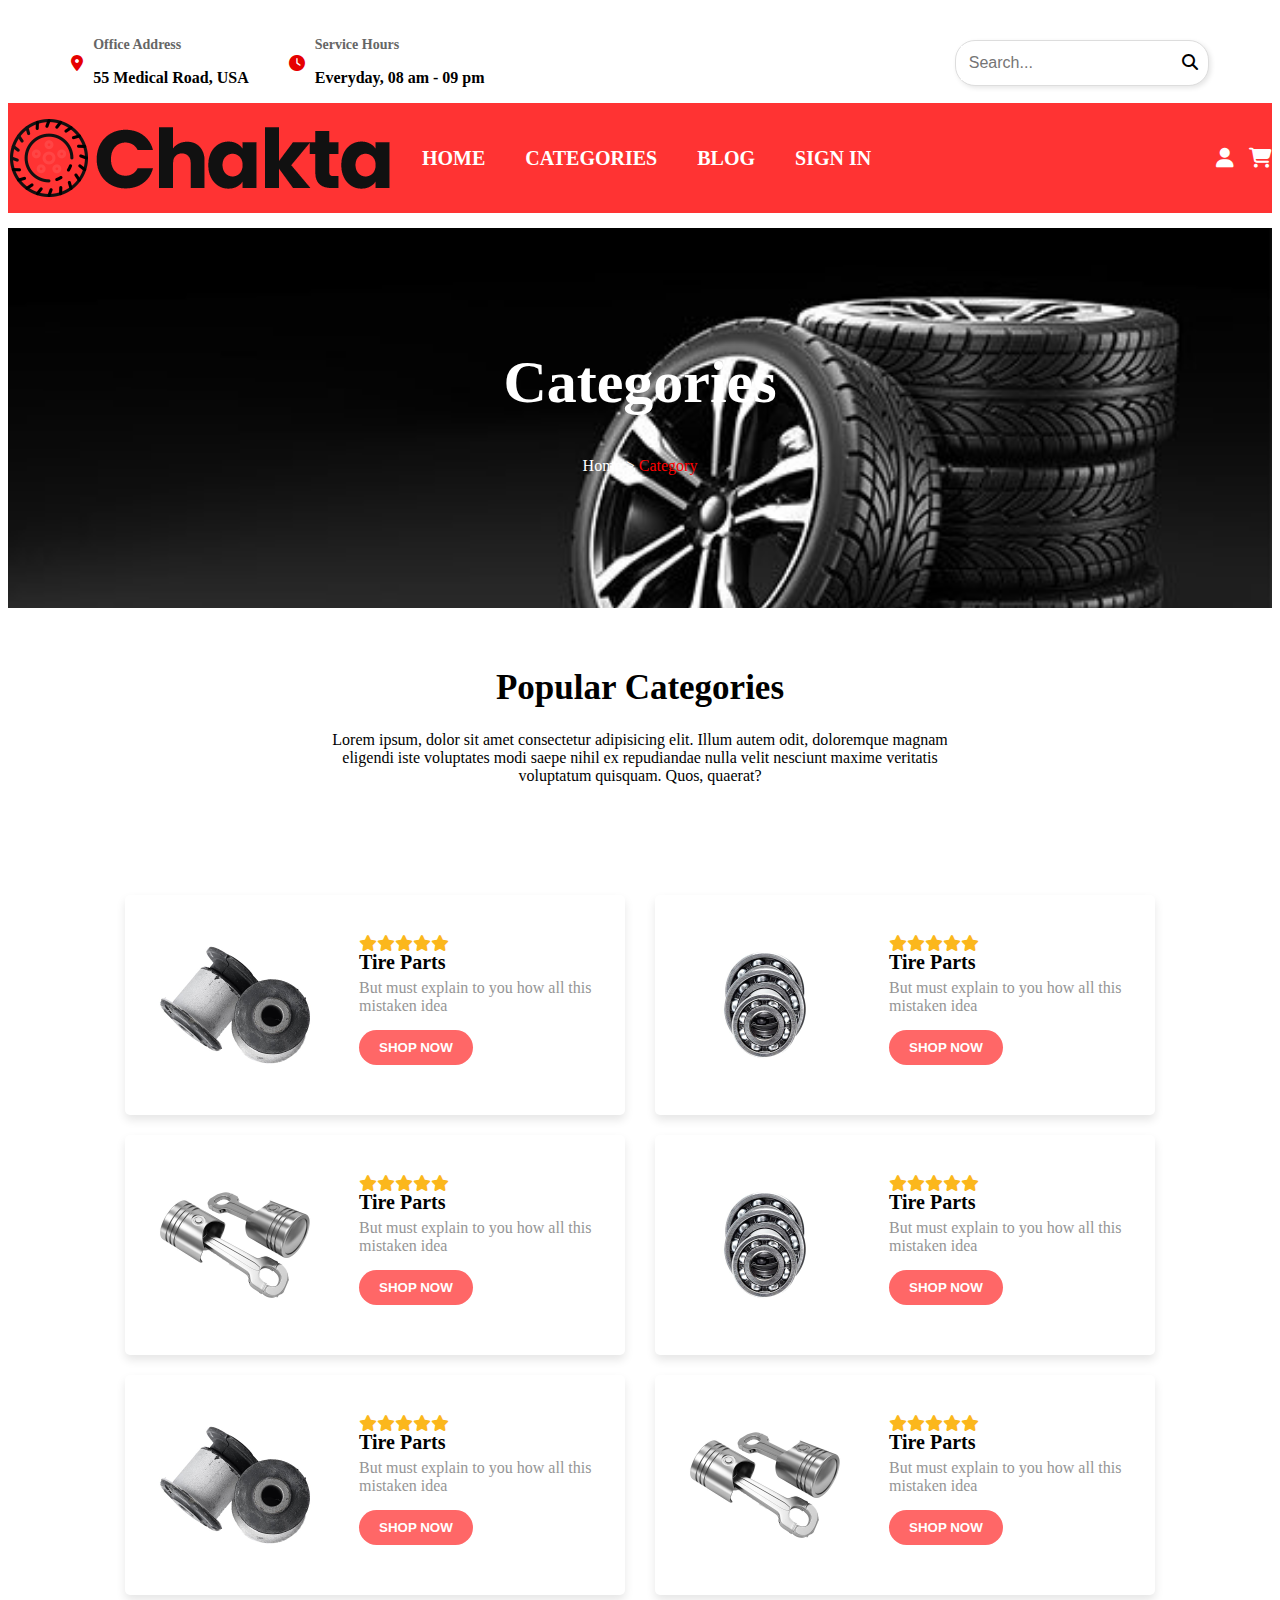
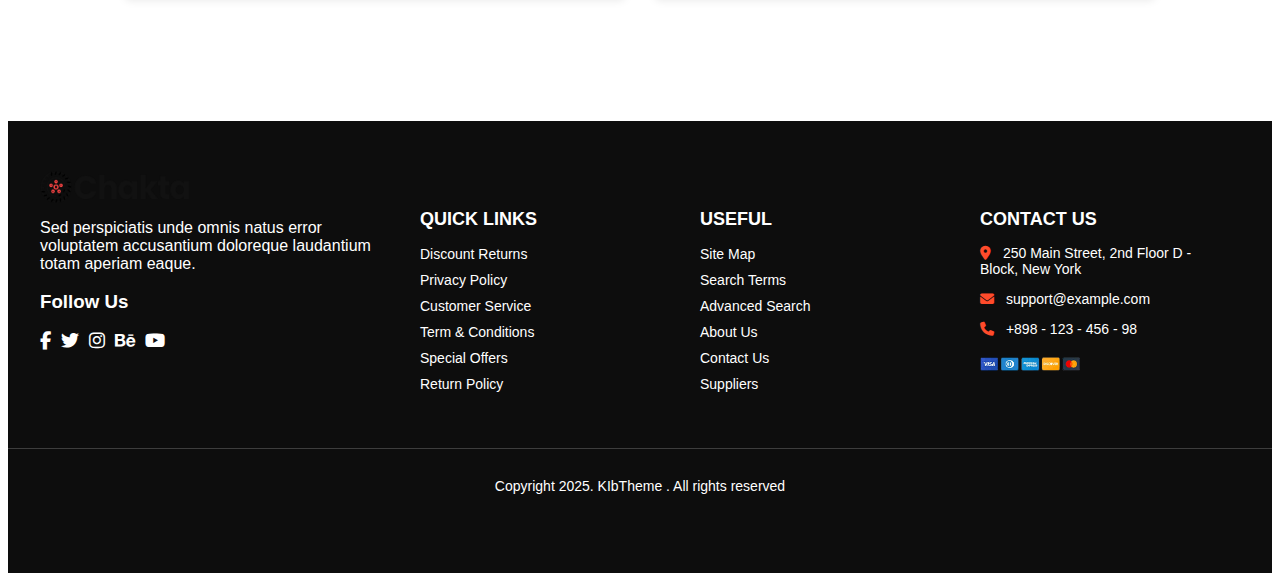
<file: Category.html>
<!DOCTYPE html>
<html lang="en">
<head>
    <meta charset="UTF-8">
    <meta name="viewport" content="width=device-width, initial-scale=1.0">
    <link rel="stylesheet" href="/MyProject/CSS/Category.css">
    <!-- <link rel="stylesheet" href="Category.css"> -->
    <link rel="stylesheet" href="https://cdnjs.cloudflare.com/ajax/libs/font-awesome/6.4.2/css/all.min.css">
    <title>Category</title>
</head>
<body>
    <header class="header">
        <div class="container">
            <div class="contact-info">
                <div class="info-box">
                    <i class="fa-solid fa-location-dot"></i>
                    <div>
                        <p class="info-title">Office Address</p>
                        <p class="info-text">55 Medical Road, USA</p>
                    </div>
                </div>
                <div class="info-box">
                    <i class="fa-solid fa-clock"></i>
                    <div>
                        <p class="info-title">Service Hours</p>
                        <p class="info-text">Everyday, 08 am - 09 pm</p>
                    </div>
                </div>
            </div>
            <div class="search-box">
                <input type="text" placeholder="Search..." class="search-input">
                <button class="search-btn"><i class="fa fa-search"></i></button>
            </div>
        </div>
    
        <nav class="nav_bar">
          <img src="MyProject/Assests/logo.png" alt="" class="logo"/>
            <a href="index.html" class="nav active">HOME</a>
            <a href="Category.html" class="nav">CATEGORIES</a>
            
            <div class="dropdown">
              <a href="" class="nav">BLOG</a>
              <div class="dropdown-menu">
                  <a href="BlogStandard.html">BLOG STANDARD</a>
                  <a href="details.html">BLOG DETAILS</a>
              </div>
          </div>
            <a href="signin.html" class="nav">SIGN IN</a>
            <div class="icons">
                <i class="fa-solid fa-user"></i>
                <i class="fa-solid fa-cart-shopping"></i>
            </div>
        </nav>
    </header>

    <div class="hero">
        <h1>Categories</h1>
        <p><span>Home</span> > <span class="category" >Category</span></p>
    </div>
    <section class="section1" >
        <h1>Popular Categories</h1>
        <p>Lorem ipsum, dolor sit amet consectetur adipisicing elit. Illum autem odit, doloremque magnam eligendi iste voluptates modi saepe nihil ex repudiandae nulla velit nesciunt maxime veritatis voluptatum quisquam. Quos, quaerat?</p>
    </section>
    <section class="category-list">
        <div class="card" >
            <img src="./MyProject/Assests/products-15.jpg" alt="" srcset="">
            <div class="card-details" >
                <div class="ratingStar">
                <i class="fa-solid fa-star"></i>
                <i class="fa-solid fa-star"></i>
                <i class="fa-solid fa-star"></i>
                <i class="fa-solid fa-star"></i>
                <i class="fa-solid fa-star"></i>
            </div>
                <span class="title" >Tire Parts</span>
                <span class="info" >But must explain to you how all this mistaken idea</span>
                <button>SHOP NOW</button>
            </div>
        </div>        
        <div class="card" >
            <img src="./MyProject/Assests/products-16.jpg" alt="" srcset="">
            <div class="card-details" >
                <div class="ratingStar">
                <i class="fa-solid fa-star"></i>
                <i class="fa-solid fa-star"></i>
                <i class="fa-solid fa-star"></i>
                <i class="fa-solid fa-star"></i>
                <i class="fa-solid fa-star"></i>
            </div>
                <span class="title" >Tire Parts</span>
                <span class="info" >But must explain to you how all this mistaken idea</span>
                <button>SHOP NOW</button>
            </div>
        </div>        
        <div class="card" >
            <img src="./MyProject/Assests/products-17.jpg" alt="" srcset="">
            <div class="card-details" >
                <div class="ratingStar">
                <i class="fa-solid fa-star"></i>
                <i class="fa-solid fa-star"></i>
                <i class="fa-solid fa-star"></i>
                <i class="fa-solid fa-star"></i>
                <i class="fa-solid fa-star"></i>
            </div>
                <span class="title" >Tire Parts</span>
                <span class="info" >But must explain to you how all this mistaken idea</span>
                <button>SHOP NOW</button>
            </div>
        </div>        
        <div class="card" >
            <img src="./MyProject/Assests/products-16.jpg" alt="" srcset="">
            <div class="card-details" >
                <div class="ratingStar">
                <i class="fa-solid fa-star"></i>
                <i class="fa-solid fa-star"></i>
                <i class="fa-solid fa-star"></i>
                <i class="fa-solid fa-star"></i>
                <i class="fa-solid fa-star"></i>
            </div>
                <span class="title" >Tire Parts</span>
                <span class="info" >But must explain to you how all this mistaken idea</span>
                <button>SHOP NOW</button>
            </div>
        </div>        
        <div class="card" >
            <img src="./MyProject/Assests/products-15.jpg" alt="" srcset="">
            <div class="card-details" >
                <div class="ratingStar">
                <i class="fa-solid fa-star"></i>
                <i class="fa-solid fa-star"></i>
                <i class="fa-solid fa-star"></i>
                <i class="fa-solid fa-star"></i>
                <i class="fa-solid fa-star"></i>
            </div>
                <span class="title" >Tire Parts</span>
                <span class="info" >But must explain to you how all this mistaken idea</span>
                <button>SHOP NOW</button>
            </div>
        </div>        
        <div class="card" >
            <img src="./MyProject/Assests/products-17.jpg" alt="" srcset="">
            <div class="card-details" >
                <div class="ratingStar">
                <i class="fa-solid fa-star"></i>
                <i class="fa-solid fa-star"></i>
                <i class="fa-solid fa-star"></i>
                <i class="fa-solid fa-star"></i>
                <i class="fa-solid fa-star"></i>
            </div>
                <span class="title" >Tire Parts</span>
                <span class="info" >But must explain to you how all this mistaken idea</span>
                <button>SHOP NOW</button>
            </div>
        </div>
    </section>
    <div class="tags">
        <div class="imgs">
            <img src="./MyProject/Assests/client-1.png" alt="Nissan">
            <img src="./MyProject/Assests/client-2.png" alt="Opel">
            <img src="./MyProject/Assests/client-3.png" alt="Suzuki">
            <img src="./MyProject/Assests/client-4.png" alt="Volvo">
            <img src="./MyProject/Assests/client-5.png" alt="Volkswagen">
            <img src="./MyProject/Assests/client-6.png" alt="Yamaha">
        </div>
    </div>
  </section>
  
  <footer class="footer">
    <div class="footer-container">
        <div class="footer-section-brand">
          <img src="./MyProject/Assests/logo.png" alt="" class="L">
            <p>
                Sed perspiciatis unde omnis natus error voluptatem accusantium doloreque laudantium totam aperiam eaque.
            </p>
            <h3>Follow Us</h3>
            <div class="social-icons">
              <i class="fa-brands fa-facebook-f"></i>
              <i class="fa-brands fa-twitter"></i>
              <i class="fa-brands fa-instagram"></i>
              <i class="fa-brands fa-behance"></i>
              <i class="fa-brands fa-youtube"></i>
            </div>
        </div>
        
        <div class="footer-section">
            <h3>Quick Links</h3>
            <ul>
                <li>Discount Returns</li>
                <li>Privacy Policy</li>
                <li>Customer Service</li>
                <li>Term & Conditions</li>
                <li>Special Offers</li>
                <li>Return Policy</li>
            </ul>
        </div>

        <div class="footer-section">
            <h3>Useful</h3>
            <ul>
                <li>Site Map</li>
                <li>Search Terms</li>
                <li>Advanced Search</li>
                <li>About Us</li>
                <li>Contact Us</li>
                <li>Suppliers</li>
            </ul>
        </div>

        <div class="footer-section">
            <h3>Contact Us</h3>
            <p><i class="fa-solid fa-location-dot"></i> 250 Main Street, 2nd Floor D - Block, New York</p>
            <p><i class="fa-solid fa-envelope"></i> support@example.com</p>
            <p><i class="fa-solid fa-phone"></i> +898 - 123 - 456 - 98</p>
            <div class="payment-icons">
              <img src="./MyProject/Assests/ci.png" alt="">
            </div>
        </div>
    </div>

    <div class="footer-bottom">
        <p>Copyright 2025. KIbTheme . All rights reserved</p>
    </div>
</footer>
  </body>
</html>
</file>
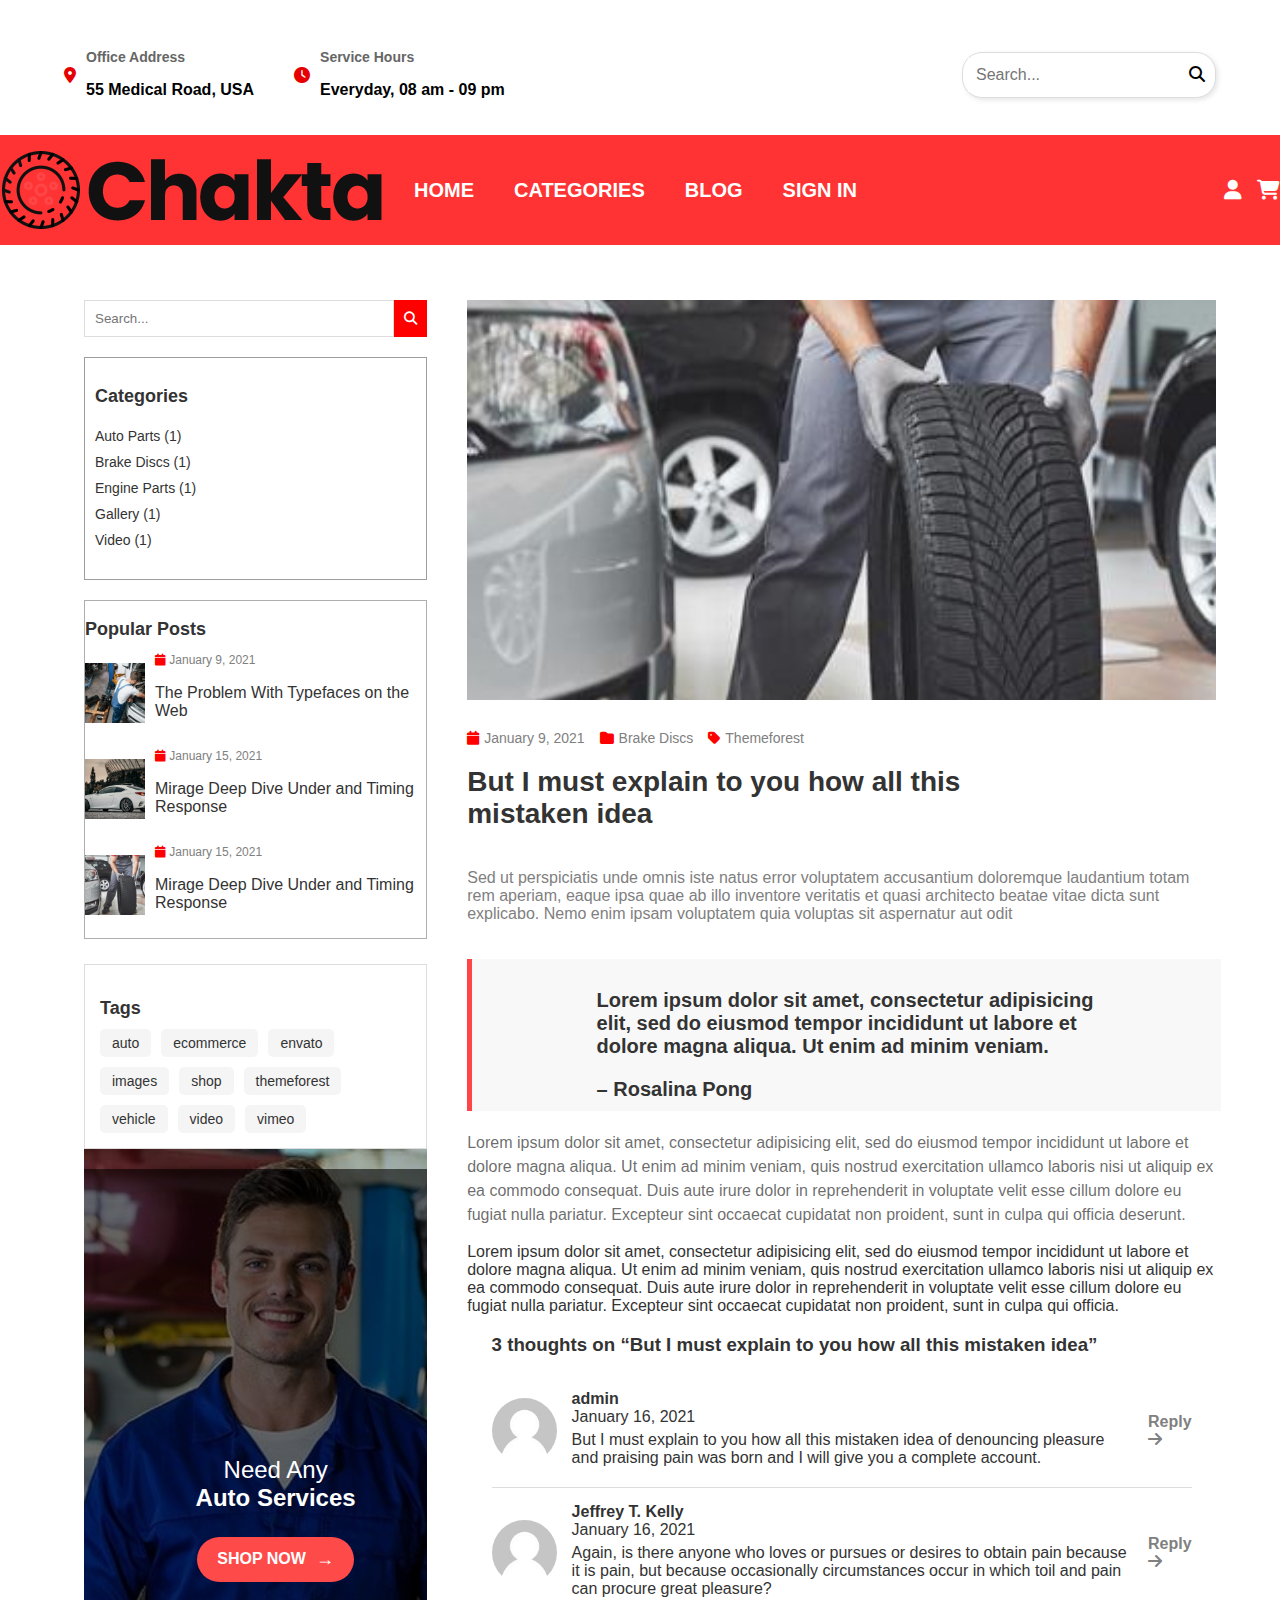
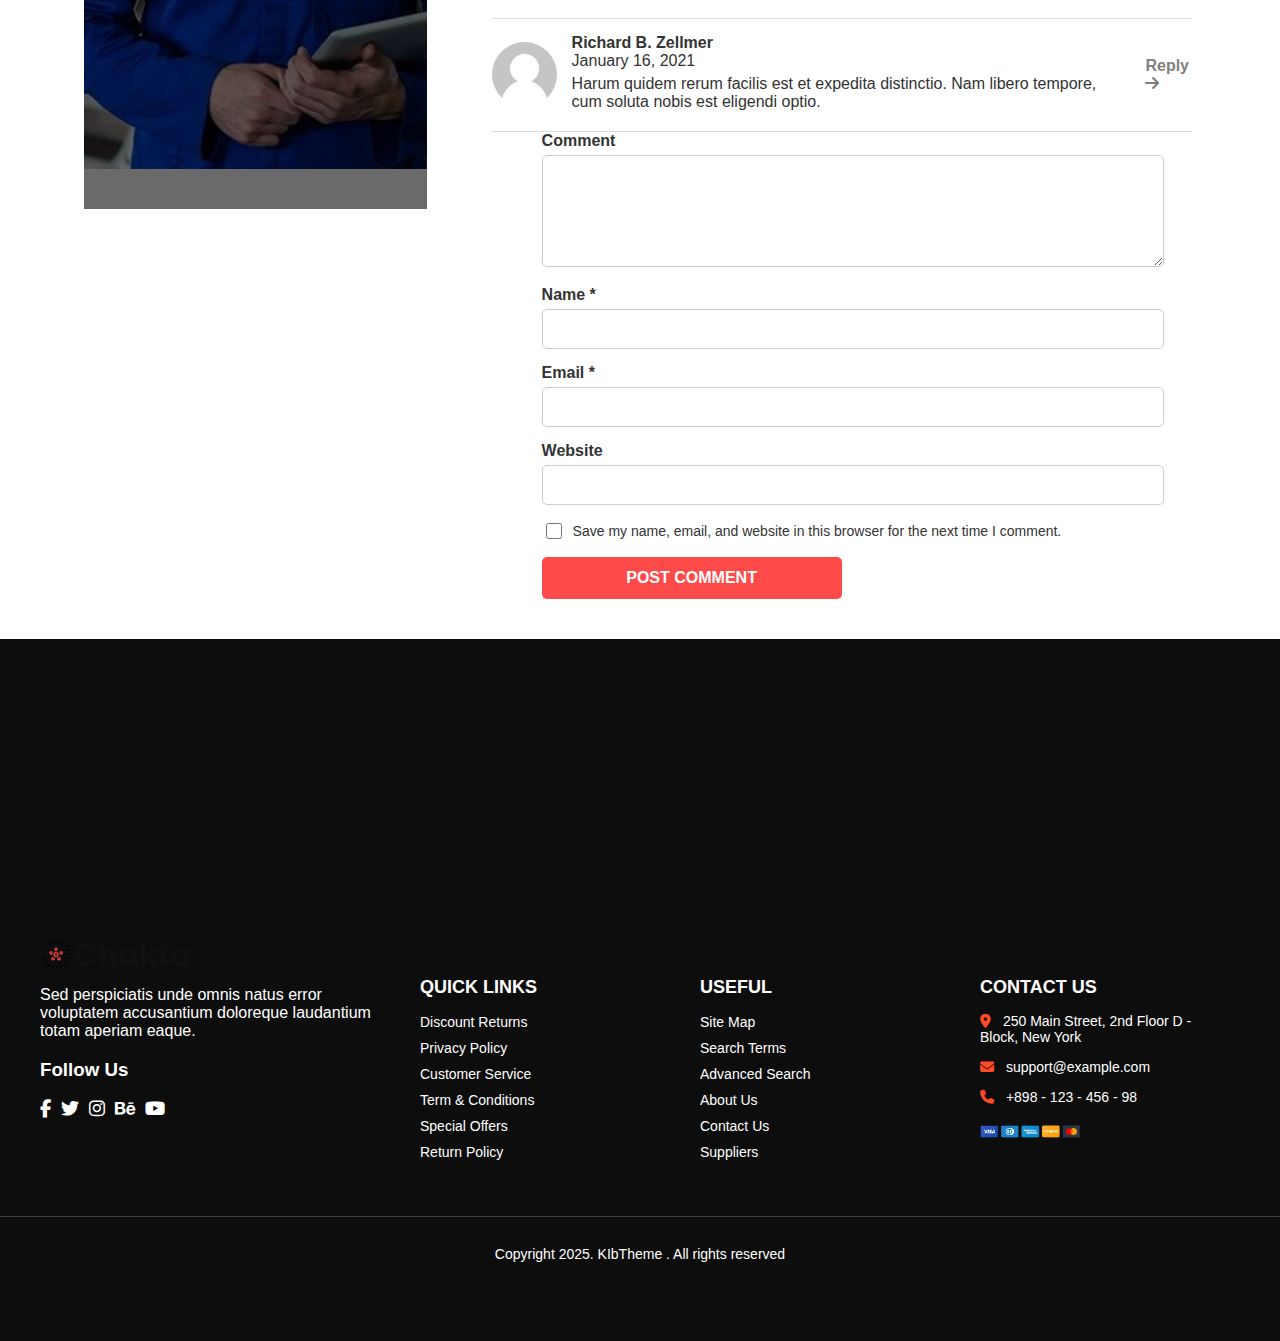
<file: details.html>
<!DOCTYPE html>
<html lang="en">
<head>
    <meta charset="UTF-8">
    <meta name="viewport" content="width=device-width, initial-scale=1.0">
    <title>Chakta Template</title>
    <link rel="stylesheet" href="/MyProject/CSS/details.css">
    <link rel="stylesheet" href="https://cdnjs.cloudflare.com/ajax/libs/font-awesome/6.4.2/css/all.min.css">
</head>
<body>
    <header class="header">
        <div class="container">
            <div class="contact-info">
                <div class="info-box">
                    <i class="fa-solid fa-location-dot"></i>
                    <div>
                        <p class="info-title">Office Address</p>
                        <p class="info-text">55 Medical Road, USA</p>
                    </div>
                </div>
                <div class="info-box">
                    <i class="fa-solid fa-clock"></i>
                    <div>
                        <p class="info-title">Service Hours</p>
                        <p class="info-text">Everyday, 08 am - 09 pm</p>
                    </div>
                </div>
            </div>
            <div class="search-box">
                <input type="text" placeholder="Search..." class="search-input">
                <button class="search-btn"><i class="fa fa-search"></i></button>
            </div>
        </div>
    
        <nav class="nav_bar">
          <img src="./MyProject/Assests/logo.png" alt="" class="logo"/>
            <a href="index.html" class="nav active">HOME</a>
            <a href="Category.html" class="nav">CATEGORIES</a>
            
            <div class="dropdown">
              <a href="" class="nav">BLOG</a>
              <div class="dropdown-menu">
                  <a href="BlogStandard.html">BLOG STANDARD</a>
                  <a href="details.html">BLOG DETAILS</a>
              </div>
          </div>
            <a href="signin.html" class="nav">SIGN IN</a>
            <div class="icons">
                <i class="fa-solid fa-user"></i>
                <i class="fa-solid fa-cart-shopping"></i>
            </div>
        </nav>
    </header>

    <div class="container main-content">
        <aside class="sidebar">
            <div class="search-bar">
                <input type="text" placeholder="Search...">
                <button type="submit"><i class="fas fa-search"></i></button>
            </div>

            <div class="categories">
                <h3>Categories</h3>
                <ul>
                    <li>Auto Parts (1)</li>
                    <li>Brake Discs (1)</li>
                    <li>Engine Parts (1)</li>
                    <li>Gallery (1)</li>
                    <li>Video (1)</li>
                </ul>
            </div>

            <div class="popular-posts">
                <h3>Popular Posts</h3>
                <div class="post">
                    <img src="./MyProject/Assests/blog-4-370x360 (1).jpg" alt="">
                    <div class="post-info">
                        <span><i class="fa-solid fa-calendar"></i> January 9, 2021</span>
                        <p>The Problem With Typefaces on the Web</p>
                    </div>
                </div>
                <div class="post">
                    <img src="./MyProject/Assests/blog-1-370x360 (1).jpg" alt="">
                    <div class="post-info">
                        <span><i class="fa-solid fa-calendar"></i> January 15, 2021</span>
                        <p>Mirage Deep Dive Under and Timing Response</p>
                    </div>
                </div>
                <div class="post">
                    <img src="./MyProject/Assests/blog-3-370x360 (1).jpg" alt="">
                    <div class="post-info">
                        <span><i class="fa-solid fa-calendar"></i> January 15, 2021</span>
                        <p>Mirage Deep Dive Under and Timing Response</p>
                    </div>
                </div>
            </div>
            <div class="tags-container">
                <h3>Tags</h3>
                <div class="tags">
                    <span class="tag">auto</span>
                    <span class="tag">ecommerce</span>
                    <span class="tag">envato</span>
                    <span class="tag">images</span>
                    <span class="tag">shop</span>
                    <span class="tag">themeforest</span>
                    <span class="tag">vehicle</span>
                    <span class="tag">video</span>
                    <span class="tag">vimeo</span>
                </div>
            </div>
            <div class="service-banner">
                <div class="cover">
                <div class="overlay">
                    <h2>Need Any <br> <span>Auto Services</span></h2>
                    <a href="#" class="shop-btn">SHOP NOW <span>→</span></a>
                </div>
                </div>
            </div>
        </aside>

        <main class="content">
            <div class="article">
                <img src="./MyProject/Assests/blog-3-370x360 (1).jpg" alt="">
                <div class="article-meta">
                    <span><i class="fa-solid fa-calendar"></i> January 9, 2021</span>
                    <span><i class="fa-solid fa-folder"></i> Brake Discs</span>
                    <span><i class="fa-solid fa-tag"></i> Themeforest</span>
                </div>
                <h2>But I must explain to you how all this mistaken idea</h2>
                <p>Sed ut perspiciatis unde omnis iste natus error voluptatem accusantium doloremque laudantium totam rem aperiam, eaque ipsa quae ab illo inventore veritatis et quasi architecto beatae vitae dicta sunt explicabo. 
                    Nemo enim ipsam voluptatem quia voluptas sit aspernatur aut odit</p>
            </div>
            <div class="hold">
                <div class="txt">
                    <p>Lorem ipsum dolor sit amet, consectetur adipisicing
                        elit, sed do eiusmod tempor incididunt ut labore et dolore magna aliqua. Ut enim ad minim veniam.</p>
                        <span class="name">– Rosalina Pong</span>
                </div>
            </div>
            <p class="writeup">Lorem ipsum dolor sit amet, consectetur adipisicing elit, sed do eiusmod tempor incididunt ut labore et dolore magna aliqua. Ut enim ad minim veniam, quis nostrud exercitation ullamco laboris nisi ut aliquip ex ea commodo consequat. Duis aute irure dolor in reprehenderit in voluptate velit esse cillum dolore eu fugiat nulla pariatur. Excepteur sint occaecat cupidatat non proident, sunt in culpa qui officia deserunt.</p>
            <span>Lorem ipsum dolor sit amet, consectetur adipisicing elit, sed do eiusmod tempor incididunt ut labore et dolore magna aliqua. Ut enim ad minim veniam, quis nostrud exercitation ullamco laboris nisi ut aliquip ex ea commodo consequat. Duis aute irure dolor in reprehenderit in voluptate velit esse cillum dolore eu fugiat nulla pariatur. Excepteur sint occaecat cupidatat non proident, sunt in culpa qui officia.</span>
            
            <div class="comments-section">
                <h3>3 thoughts on “But I must explain to you how all this mistaken idea”</h3>
                <div class="comment">
                    <div class="comment-author">
                        <img src="./MyProject/Assests/avatar.jpg" alt="">
                        <div class="comment-info">
                            <strong>admin</strong>
                            <span class="comment-date">January 16, 2021</span>
                            <p>But I must explain to you how all this mistaken idea of denouncing pleasure and praising pain was born and I will give you a complete account.</p>
                        </div>
                    </div>
                    <a href="" class="reply-link">Reply <i class="fa-solid fa-arrow-right"></i></a>
                </div>
                <div class="comment">
                    <div class="comment-author">
                        <img src="./MyProject/Assests/avatar.jpg" alt="">
                        <div class="comment-info">
                            <strong>Jeffrey T. Kelly</strong>
                            <span class="comment-date">January 16, 2021</span>
                            <p>Again, is there anyone who loves or pursues or desires to obtain pain because it is pain, but because occasionally circumstances occur in which toil and pain can procure great pleasure?</p>
                        </div>
                    </div>
                    <a href="" class="reply-link">Reply <i class="fa-solid fa-arrow-right"></i></a>
                </div>
                <div class="comment">
                    <div class="comment-author">
                        <img src="./MyProject/Assests/avatar.jpg" alt="">
                        <div class="comment-info">
                            <strong>Richard B. Zellmer</strong>
                            <span class="comment-date">January 16, 2021</span>
                            <p>Harum quidem rerum facilis est et expedita distinctio. Nam libero tempore, cum soluta nobis est eligendi optio.</p>
                        </div>
                    </div>
                    <a href="" class="reply-link">Reply <i class="fa-solid fa-arrow-right"></i></a>
                </div>
            </div>
            <div class="comment-sec">
                <div class="comment-box">
                    <label for="comment">Comment</label>
                    <textarea id="comment" rows="5"></textarea>
                </div>
            
                <div class="input-group">
                    <label for="name">Name *</label>
                    <input type="text" id="name" required>
                </div>
            
                <div class="input-group">
                    <label for="email">Email *</label>
                    <input type="email" id="email" required>
                </div>
            
                <div class="input-group">
                    <label for="website">Website</label>
                    <input type="url" id="website">
                </div>
            
                <div class="checkbox-wrapper">
                    <input type="checkbox" id="save-info">
                    <label for="save-info">Save my name, email, and website in this browser for the next time I comment.</label>
                </div>
            
                <button class="submit-btn">POST COMMENT</button>
            </div>
        </main>
    </div>
     <footer class="footer">
    <div class="footer-container">
        <div class="footer-section-brand">
          <img src="./MyProject/Assests/logo.png" alt="" class="L">
            <p>
                Sed perspiciatis unde omnis natus error voluptatem accusantium doloreque laudantium totam aperiam eaque.
            </p>
            <h3>Follow Us</h3>
            <div class="social-icons">
              <i class="fa-brands fa-facebook-f"></i>
              <i class="fa-brands fa-twitter"></i>
              <i class="fa-brands fa-instagram"></i>
              <i class="fa-brands fa-behance"></i>
              <i class="fa-brands fa-youtube"></i>
            </div>
        </div>
        
        <div class="footer-section">
            <h3>Quick Links</h3>
            <ul>
                <li>Discount Returns</li>
                <li>Privacy Policy</li>
                <li>Customer Service</li>
                <li>Term & Conditions</li>
                <li>Special Offers</li>
                <li>Return Policy</li>
            </ul>
        </div>

        <div class="footer-section">
            <h3>Useful</h3>
            <ul>
                <li>Site Map</li>
                <li>Search Terms</li>
                <li>Advanced Search</li>
                <li>About Us</li>
                <li>Contact Us</li>
                <li>Suppliers</li>
            </ul>
        </div>

        <div class="footer-section">
            <h3>Contact Us</h3>
            <p><i class="fa-solid fa-location-dot"></i> 250 Main Street, 2nd Floor D - Block, New York</p>
            <p><i class="fa-solid fa-envelope"></i> support@example.com</p>
            <p><i class="fa-solid fa-phone"></i> +898 - 123 - 456 - 98</p>
            <div class="payment-icons">
              <img src="./MyProject/Assests/ci.png" alt="">
            </div>
        </div>
    </div>

    <div class="footer-bottom">
        <p>Copyright 2025. KIbTheme . All rights reserved</p>
    </div>
</footer>
</body>
</html>
</file>
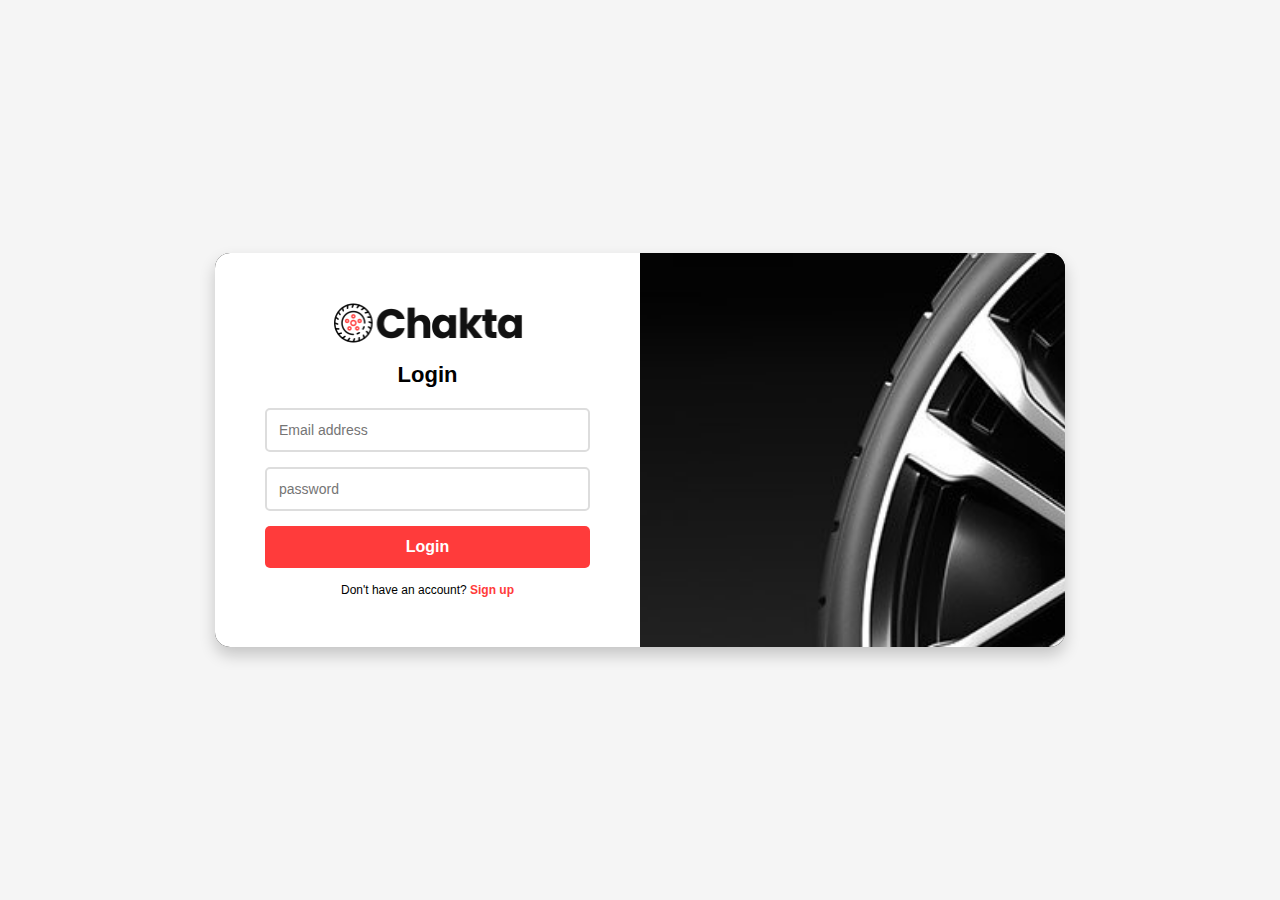
<file: login.html>
<!DOCTYPE html>
<html lang="en">
<head>
    <meta charset="UTF-8">
    <meta name="viewport" content="width=device-width, initial-scale=1.0">
    <link rel="stylesheet" href="/MyProject/CSS/login.css">
    <title>Login Page</title>
</head>
<body>
    <div class="wrapper">
        <div class="container">
            <div class="logo">
                <img src="/MyProject/Assests/logo.png" alt="Logo">
            </div>
            <h2>Login</h2>
            <input type="email" id="Email address" placeholder="Email address">
            <input type="password" id="password" placeholder="password">
            <button class="button" onclick="login()">Login</button>
            <p class="footer">Don't have an account? <a href="signin.html">Sign up</a></p>
        </div>
        <div class="image-container">
            <img src="./MyProject/Assests/of-bg-3.jpg" alt="" class="img">
        </div>
    </div>

    <script>
     function login() {
        let name = document.getElementById("Email address").value
        let pass = document.getElementById("password").value
        

        //Retrieve stored datas
        let storedUser = localStorage.getItem("Email address")
        let storedPass = localStorage.getItem("Password");


        //Check if entered detail match stored details
        if (name === storedUser && pass === storedPass){
            document.getElementById("message")
            alert("login successful")
            window.location.href="home.html"
         } else{
            alert("invalid credentials")
        }
        }
    </script>
    </body>
    </html>
</file>
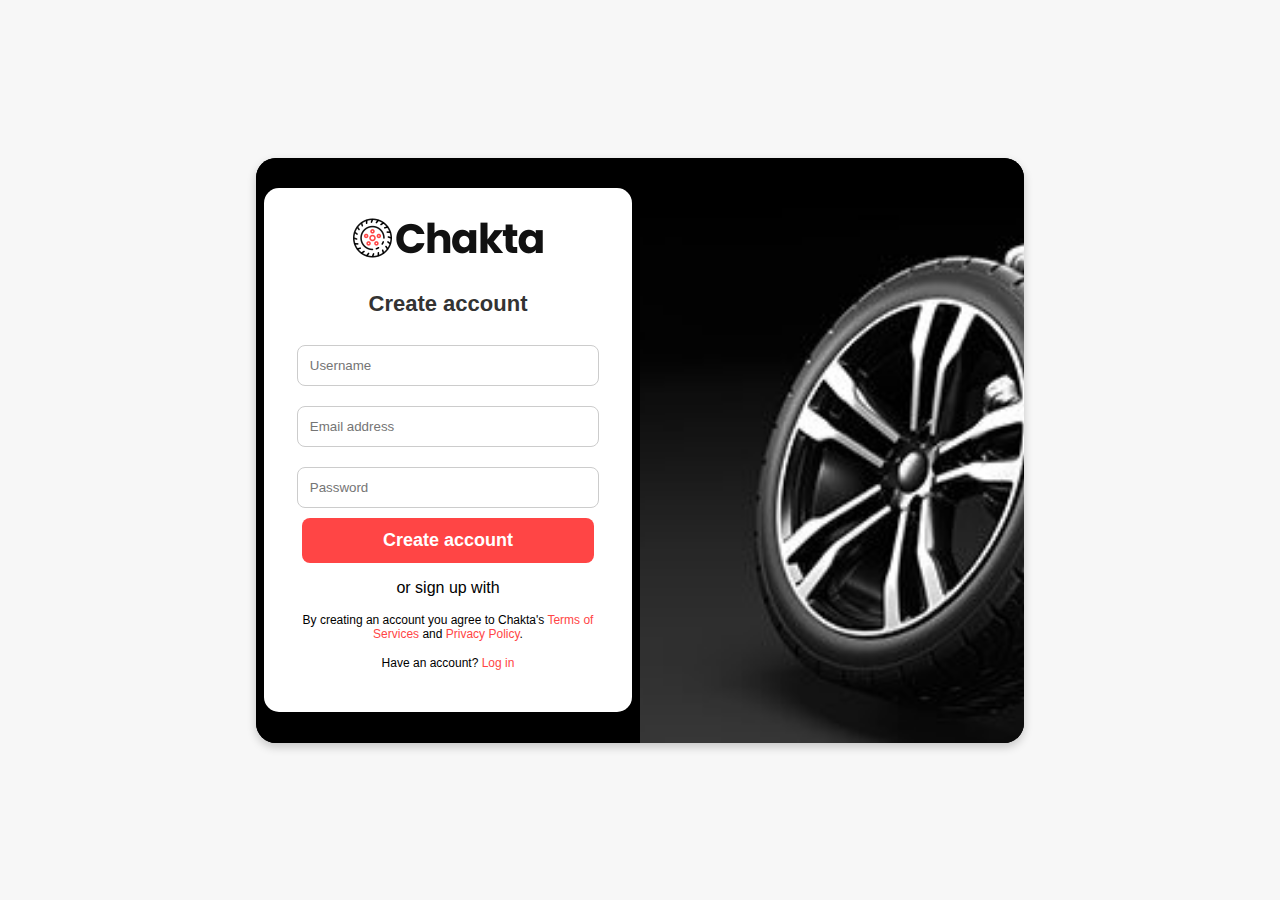
<file: signin.html>
<!DOCTYPE html>
<html lang="en">
<head>
    <meta charset="UTF-8">
    <meta name="viewport" content="width=device-width, initial-scale=1.0">
    <link rel="stylesheet" href="/MyProject/CSS/signin.css">
    <title>Signup Page</title>
</head>
<body>
    <div class="wrapper">
        <div class="container">
            <div class="card">
                <div class="logo">
                    <img src="./MyProject/Assests/logo.png" alt="Logo">
                </div>
                <h2>Create account</h2>
                <input type="text" id="Username" placeholder="Username">
                <input type="email" id="Email address" placeholder="Email address">
                <input type="password" id="Password" placeholder="Password">
                <button class="btn" onclick="register ()">Create account</button>
                <p>or sign up with</p> 
                <p class="footer">By creating an account you agree to Chakta's <a href="">Terms of Services</a> and <a href="#">Privacy Policy</a>.</p>
                <p class="footer">Have an account? <a href="login.html">Log in</a></p>
            </div>
        </div>
        <div class="image-container">
            <img src="./MyProject/Assests/of-bg-4.jpg" alt="Tyre Image" class="img">
        </div>
    </div>
    <script>
        function register(){
     let email = document.getElementById("Email address").value
     let password = document.getElementById("Password").value


    // Checks for empty fields
    if(email === "" || password === ""){
        document.getElementById("message")
        alert("please ensure all fields are filled")
        return;
    }

    // Stores user details in our local storage
    localStorage.setItem("Email address", email);
    localStorage.setItem("Password", password)
     alert("Registration Successful")
}
    </script>
</body>
</html>
</file>
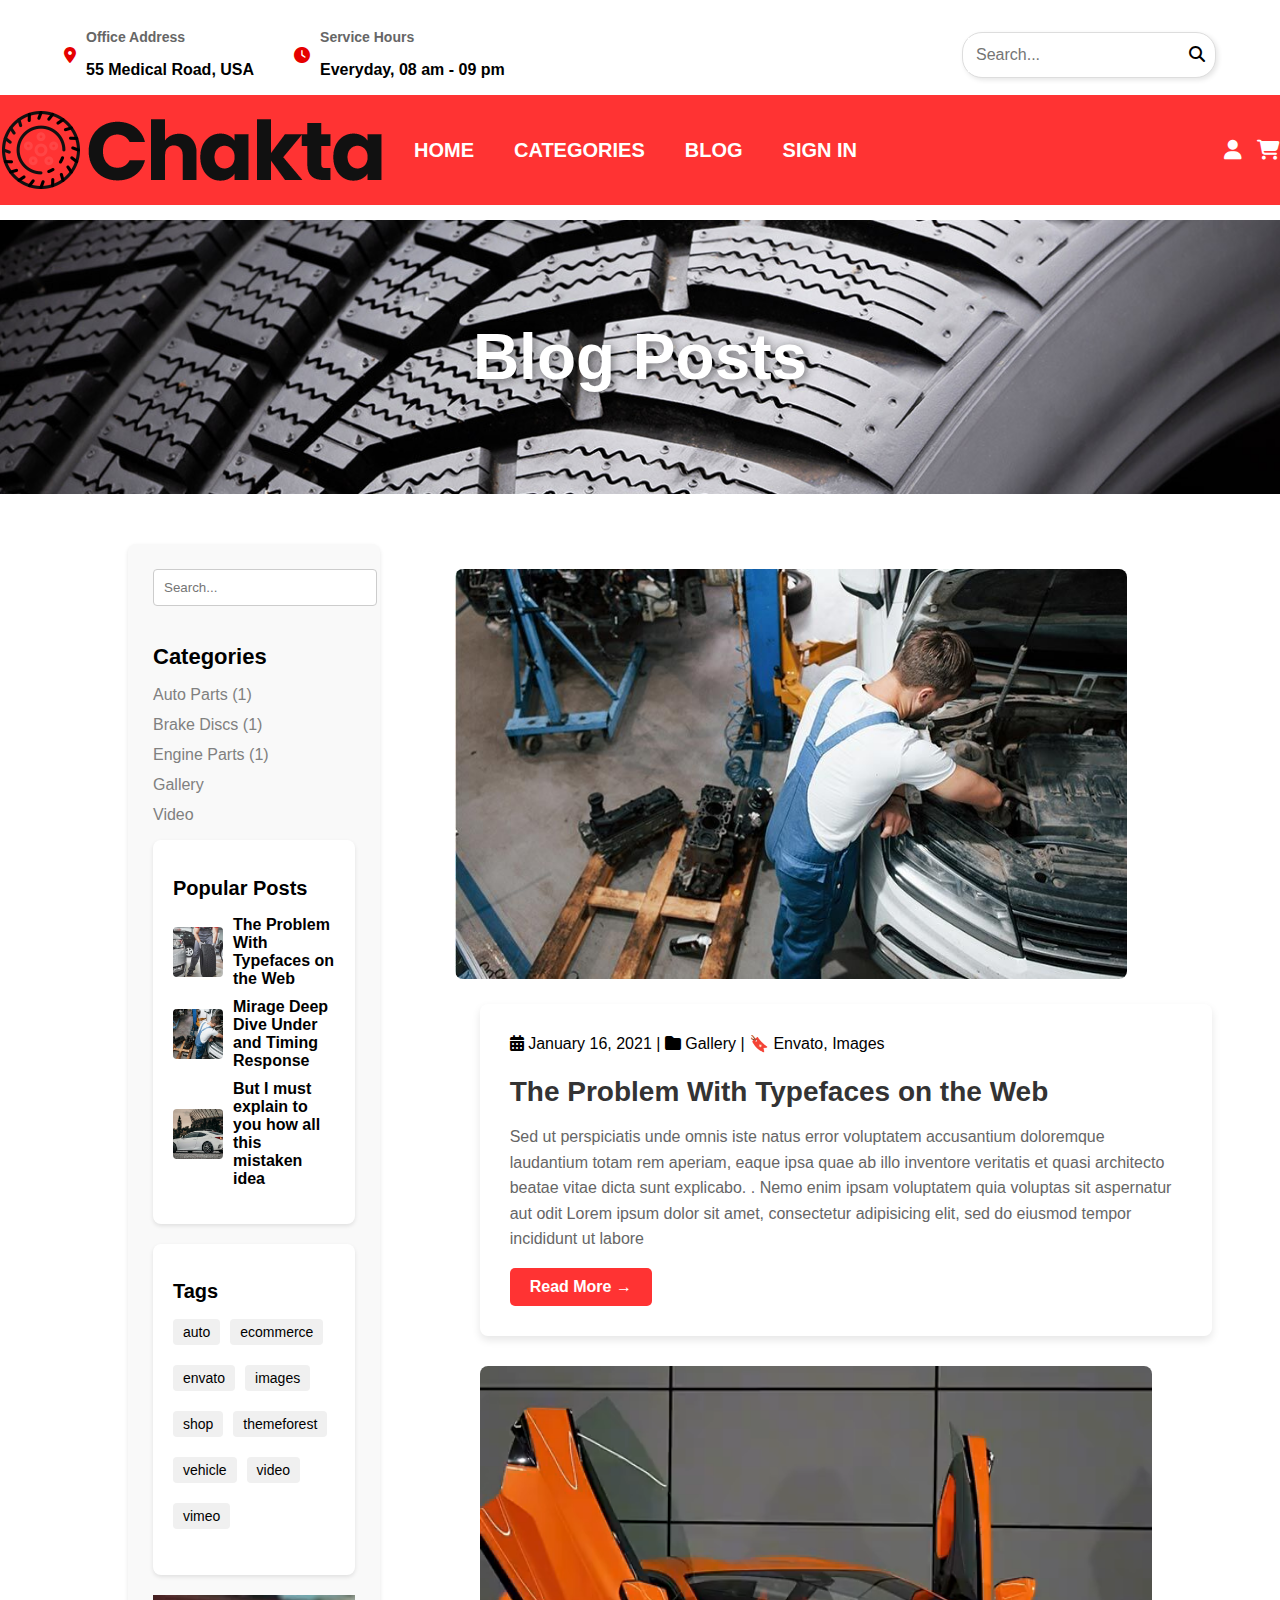
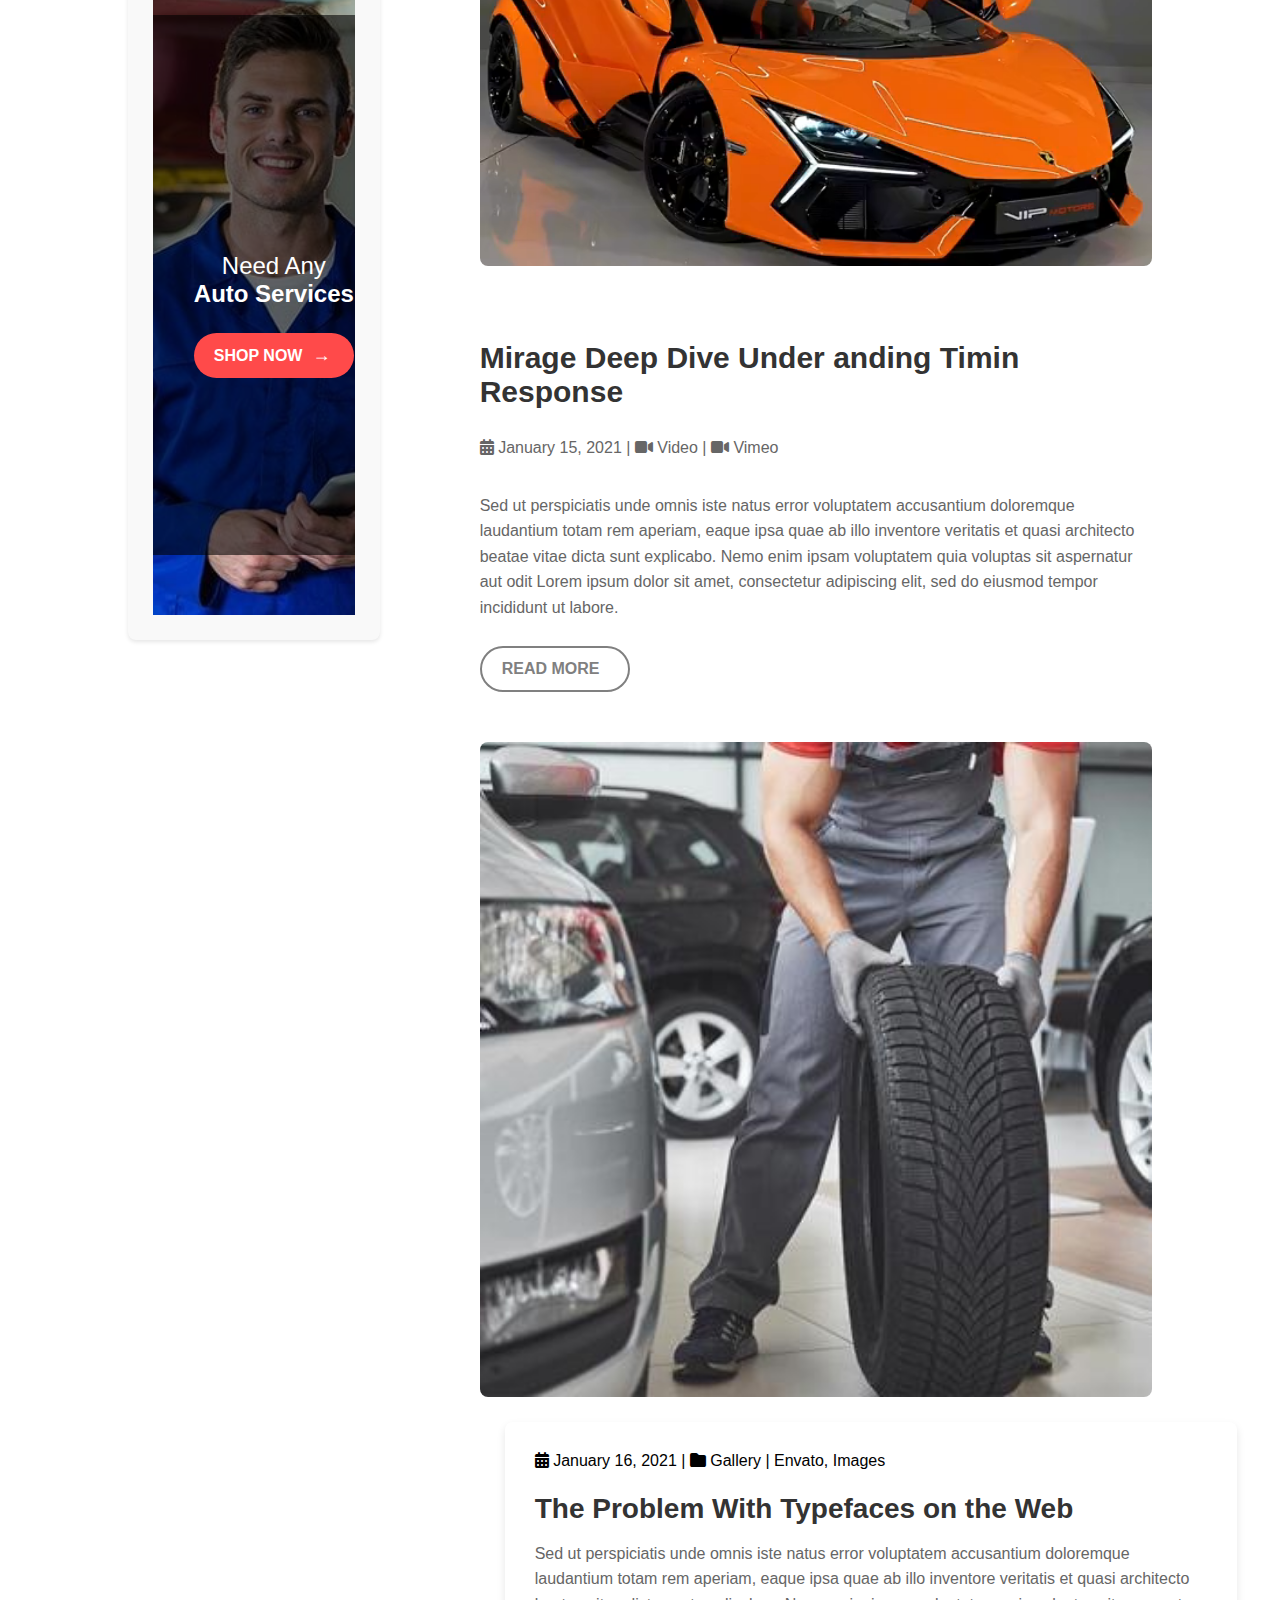
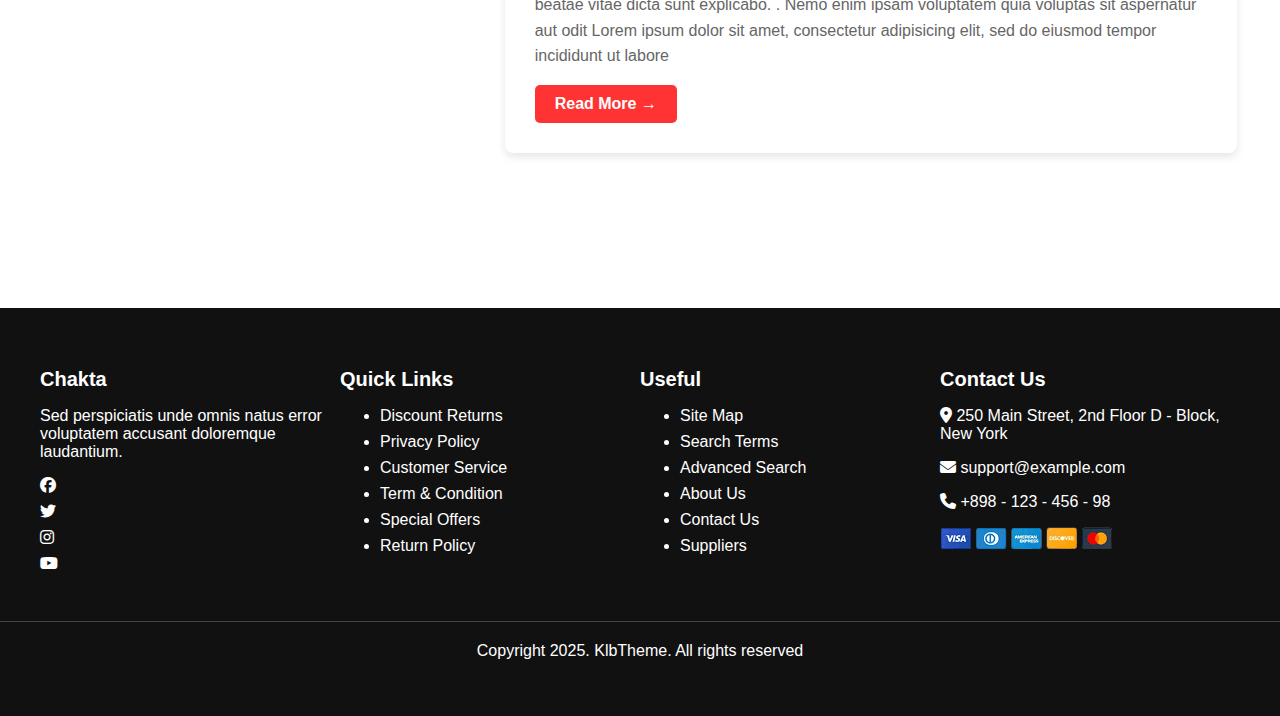
<file: MyProject/BlogStandard.html>
<!DOCTYPE html>
<html lang="en">
<head>
    <meta charset="UTF-8">
    <meta name="viewport" content="width=device-width, initial-scale=1.0">
    <title>Blog</title>
    <link rel="stylesheet" href="BlogStandard.css">
    <link rel="stylesheet" href="https://cdnjs.cloudflare.com/ajax/libs/font-awesome/6.4.2/css/all.min.css"/>
</head>
<body>
    <header class="header">
        <div class="container">
            <div class="contact-info">
                <div class="info-box">
                    <i class="fa-solid fa-location-dot"></i>
                    <div>
                        <p class="info-title">Office Address</p>
                        <p class="info-text">55 Medical Road, USA</p>
                    </div>
                </div>
                <div class="info-box">
                    <i class="fa-solid fa-clock"></i>
                    <div>
                        <p class="info-title">Service Hours</p>
                        <p class="info-text">Everyday, 08 am - 09 pm</p>
                    </div>
                </div>
            </div>
            <div class="search-box">
                <input type="text" placeholder="Search..." class="search-input">
                <button class="search-btn"><i class="fa fa-search"></i></button>
            </div>
        </div>
    
        <nav class="nav_bar">
          <img src="./Assests/logo.png" alt="" class="logo"/>
            <a href="home.html" class="nav active">HOME</a>
            <a href="Category.html" class="nav">CATEGORIES</a>
            
            <div class="dropdown">
              <a href="" class="nav">BLOG</a>
              <div class="dropdown-menu">
                  <a href="BlogStandard.html">BLOG STANDARD</a>
                  <a href="details.html">BLOG DETAILS</a>
              </div>
          </div>
            <a href="signin.html" class="nav">SIGN IN</a>
            <div class="icons">
                <i class="fa-solid fa-user"></i>
                <i class="fa-solid fa-cart-shopping"></i>
            </div>
        </nav>
    </header>
  
    <section class="hero">
        <h1>Blog Posts</h1>
    </section>
    <main>
        <aside>
            <input type="text" placeholder="Search...">
            <h2>Categories</h2>
            <ul>
                <li><a href="">Auto Parts (1)</a></li>
                <li><a href="">Brake Discs (1)</a></li>
                <li><a href="">Engine Parts (1)</a></li>
                <li><a href="">Gallery</a></li>
                <li><a href="">Video</a></li>
            </ul>    
            <div class="popular-posts">
                <h2>Popular Posts</h2>
                <ul>
                    <li>
                        <img src="./Assests/blog-3-370x360 (1).jpg" alt="Blog Post">
                        <a href="">The Problem With Typefaces on the Web</a>
                    </li>
                    <li>
                        <img src="./Assests/blog-4-370x360 (1).jpg" alt="Blog Post">
                        <a href="">Mirage Deep Dive Under and Timing Response</a>
                    </li>
                    <li>
                        <img src="./Assests/blog-1-370x360 (1).jpg" alt="Blog Post">
                        <a href="">But I must explain to you how all this mistaken idea</a>
                    </li>
                </ul>
            </div>
        
            <div class="tags">
                <h2>Tags</h2>
                <ul>
                    <li>auto</li>
                    <li>ecommerce</li>
                    <li>envato</li>
                    <li>images</li>
                    <li>shop</li>
                    <li>themeforest</li>
                    <li>vehicle</li>
                    <li>video</li>
                    <li>vimeo</li>
                </ul>
            </div>
            <div class="service-banner">
                <div class="cover">
                <div class="overlay">
                    <h2>Need Any <br> <span>Auto Services</span></h2>
                    <a href="#" class="shop-btn">SHOP NOW <span>→</span></a>
                </div>
                </div>
            </div>
        </aside>
        <section class="blog-content">
            <img src="./Assests/blog-4.jpg" alt="">
                <section class="blog-content">
                    <article class="blog-post">
                        <div class="post-meta">
                            <span><i class="fa-solid fa-calendar-days"></i> January 16, 2021</span> |
                            <span><i class="fa-solid fa-folder"></i> Gallery</span> |
                            <span>🔖 Envato, Images</span>
                        </div>
                        <h2>The Problem With Typefaces on the Web</h2>
                        <p>
                            Sed ut perspiciatis unde omnis iste natus error voluptatem accusantium doloremque laudantium 
                            totam rem aperiam, eaque ipsa quae ab illo inventore veritatis et quasi architecto beatae vitae dicta sunt explicabo.
                            . Nemo enim ipsam voluptatem quia voluptas sit aspernatur aut odit Lorem ipsum dolor sit amet, consectetur adipisicing elit, sed do eiusmod tempor incididunt ut labore
                        </p>
                        <a href="" class="read-more">Read More →</a>
                    </article>
        
                    <div class="video-container">
                        <video autoplay loop muted id="bgVideo">
                            <source src="./Assests/VID-20241012-WA0024.mp4" type="video/mp4">
                            Your browser does not support the video tag.
                        </video>
                    </div>
                </section>
                <section class="blog-section">
                    <div class="blog-content">
                        <h2>Mirage Deep Dive Under anding Timin Response</h2>
                        <p class="blog-date">
                            <span><i class="fa-solid fa-calendar-days"></i> January 15, 2021</span> | <span><i class="fa-solid fa-video"></i> Video</span> | <span><i class="fa-solid fa-video"></i> Vimeo</span>
                        </p>
                        <p>
                            Sed ut perspiciatis unde omnis iste natus error voluptatem accusantium doloremque laudantium
                            totam rem aperiam, eaque ipsa quae ab illo inventore veritatis et quasi architecto beatae vitae
                            dicta sunt explicabo. Nemo enim ipsam voluptatem quia voluptas sit aspernatur aut odit Lorem
                            ipsum dolor sit amet, consectetur adipiscing elit, sed do eiusmod tempor incididunt ut labore.
                        </p>
                        <button class="read"> READ MORE</button>
                    </div>
                </section>
                <section class="pics">
                    <img src="./Assests/blog-3-370x360 (1).jpg" alt="">
                    <section class="blog-content">
                        <article class="blog-post">
                            <div class="post-meta">
                                <span><i class="fa-solid fa-calendar-days"></i> January 16, 2021</span> |
                                <span><i class="fa-solid fa-folder"></i> Gallery</span> |
                                <span> Envato, Images</span>
                            </div>
                            <h2>The Problem With Typefaces on the Web</h2>
                            <p>
                                Sed ut perspiciatis unde omnis iste natus error voluptatem accusantium doloremque laudantium 
                                totam rem aperiam, eaque ipsa quae ab illo inventore veritatis et quasi architecto beatae vitae dicta sunt explicabo.
                                . Nemo enim ipsam voluptatem quia voluptas sit aspernatur aut odit Lorem ipsum dolor sit amet, consectetur adipisicing elit, sed do eiusmod tempor incididunt ut labore
                            </p>
                            <a href="" class="read-more">Read More →</a>
                        </article>
                    </section>
        </section>
    </main>
    <footer>
        <div class="footer-container">
            <div class="footer-section">
                <h3>Chakta</h3>
                <p>Sed perspiciatis unde omnis natus error voluptatem accusant doloremque laudantium.</p>
                <div class="social-icons">
                    <a href="#"><i class="fab fa-facebook"></i></a>
                    <a href="#"><i class="fab fa-twitter"></i></a>
                    <a href="#"><i class="fab fa-instagram"></i></a>
                    <a href="#"><i class="fab fa-youtube"></i></a>
                </div>
            </div>
    
            <div class="footer-section">
                <h3>Quick Links</h3>
                <ul>
                    <li><a href="#">Discount Returns</a></li>
                    <li><a href="#">Privacy Policy</a></li>
                    <li><a href="#">Customer Service</a></li>
                    <li><a href="#">Term & Condition</a></li>
                    <li><a href="#">Special Offers</a></li>
                    <li><a href="#">Return Policy</a></li>
                </ul>
            </div>
    
            <div class="footer-section">
                <h3>Useful</h3>
                <ul>
                    <li><a href="#">Site Map</a></li>
                    <li><a href="#">Search Terms</a></li>
                    <li><a href="#">Advanced Search</a></li>
                    <li><a href="#">About Us</a></li>
                    <li><a href="#">Contact Us</a></li>
                    <li><a href="#">Suppliers</a></li>
                </ul>
            </div>
    
            <div class="footer-section">
                <h3>Contact Us</h3>
                <p><i class="fas fa-map-marker-alt"></i> 250 Main Street, 2nd Floor D - Block, New York</p>
                <p><i class="fas fa-envelope"></i> support@example.com</p>
                <p><i class="fas fa-phone"></i> +898 - 123 - 456 - 98</p>
                <div class="payment-icons">
                    <img src="./Assests/ci.png" alt="Visa">
                </div>
            </div>
        </div>
    
        <p class="footer-bottom">Copyright 2025. KlbTheme. All rights reserved</p>
    </footer>
</body>
</html>
</file>
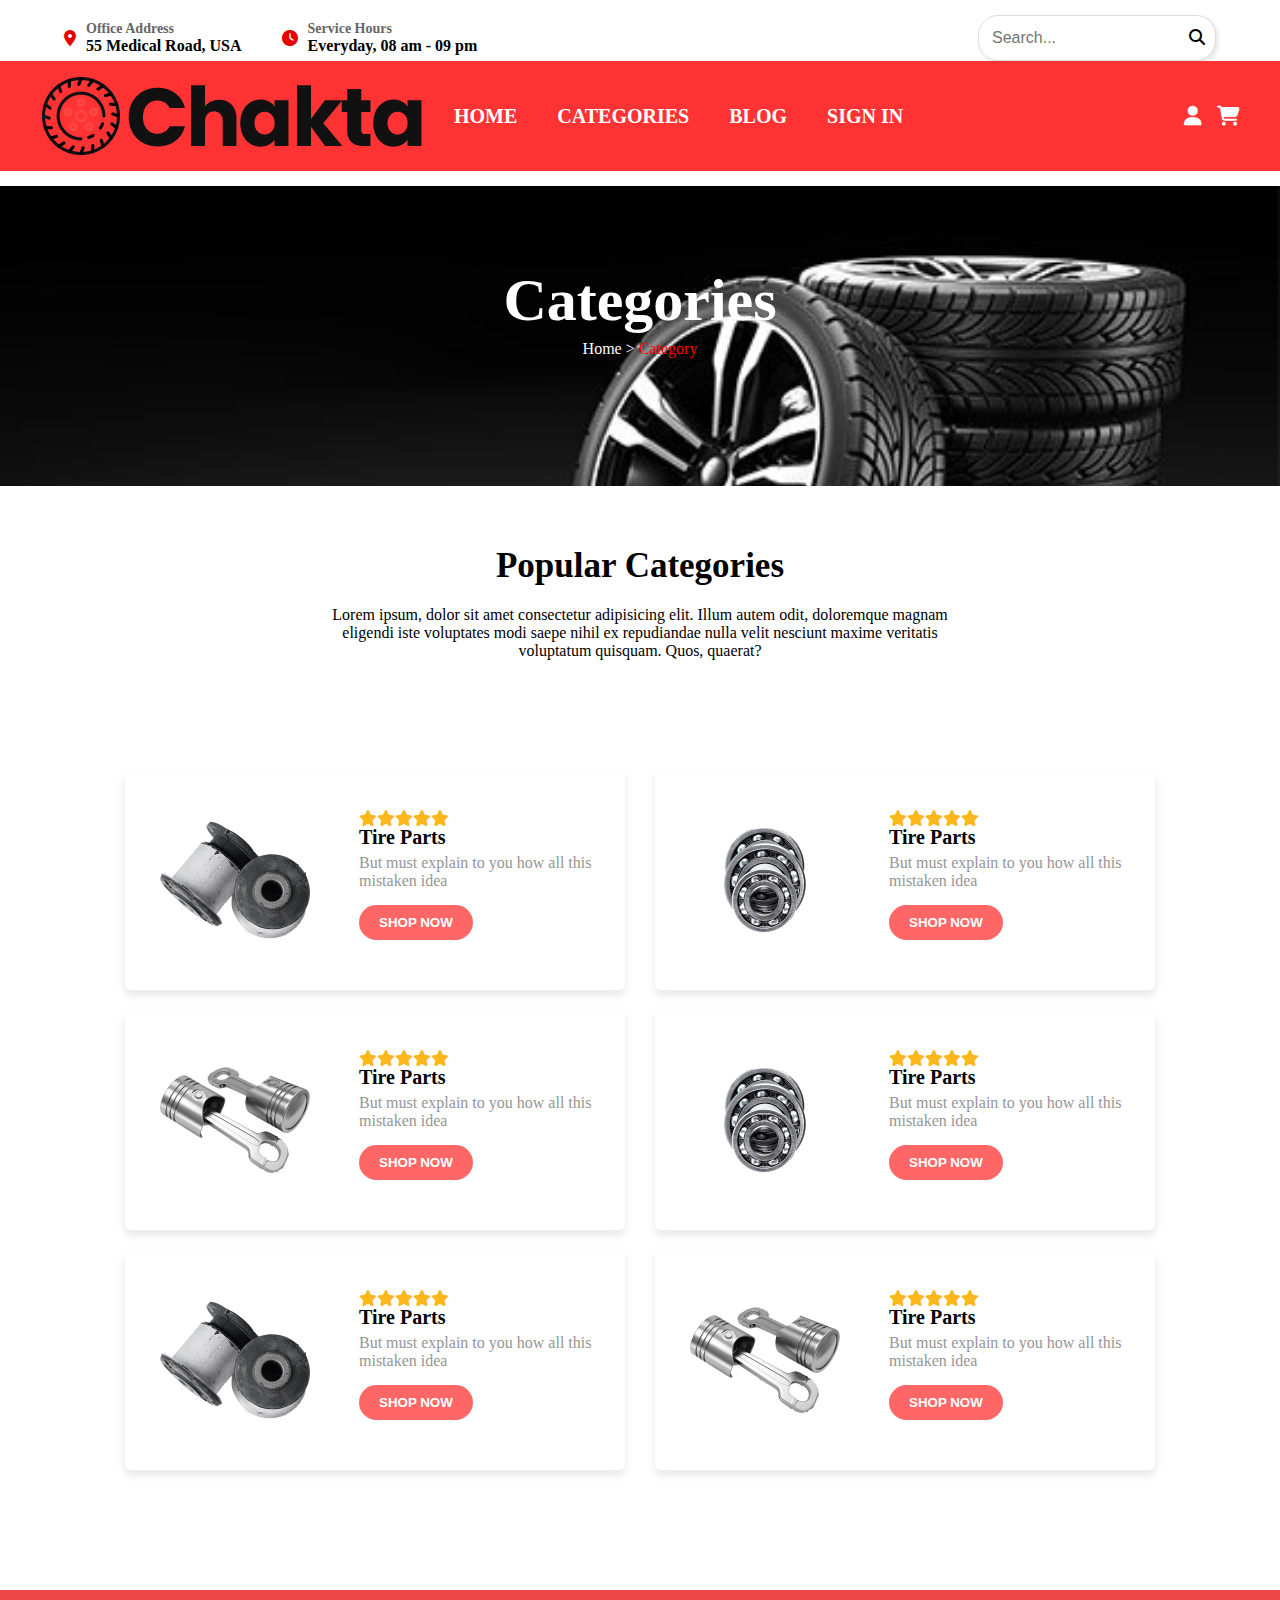
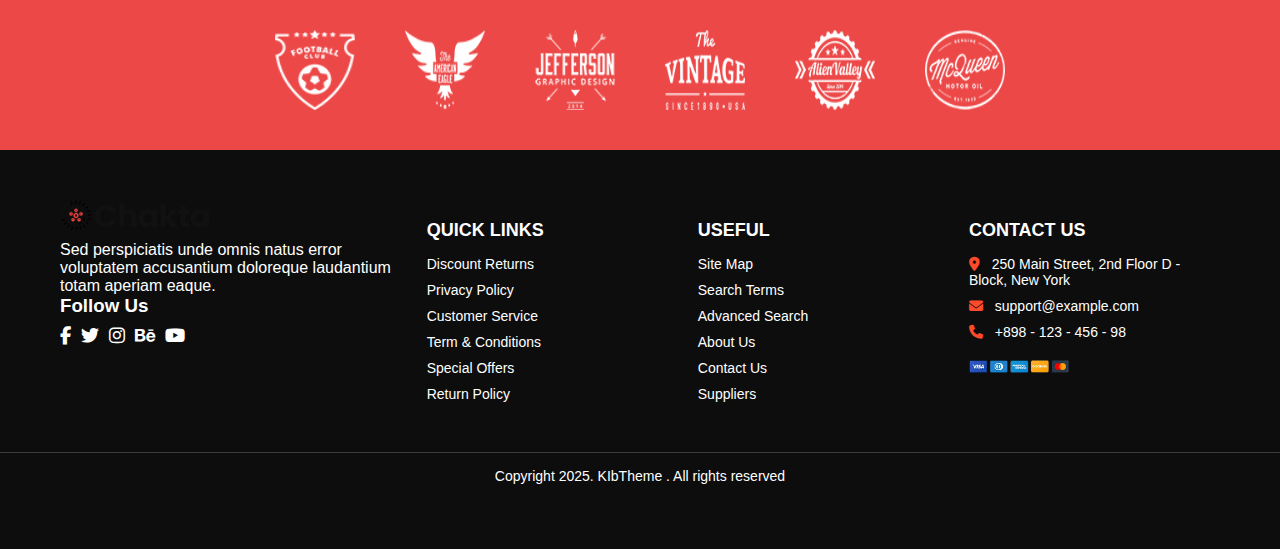
<file: MyProject/Category.html>
<!DOCTYPE html>
<html lang="en">
<head>
    <meta charset="UTF-8">
    <meta name="viewport" content="width=device-width, initial-scale=1.0">
    <link rel="stylesheet" href="home.css">
    <link rel="stylesheet" href="Category.css">
    <link rel="stylesheet" href="https://cdnjs.cloudflare.com/ajax/libs/font-awesome/6.4.2/css/all.min.css">
    <title>Category</title>
</head>
<body>
    <header class="header">
        <div class="container">
            <div class="contact-info">
                <div class="info-box">
                    <i class="fa-solid fa-location-dot"></i>
                    <div>
                        <p class="info-title">Office Address</p>
                        <p class="info-text">55 Medical Road, USA</p>
                    </div>
                </div>
                <div class="info-box">
                    <i class="fa-solid fa-clock"></i>
                    <div>
                        <p class="info-title">Service Hours</p>
                        <p class="info-text">Everyday, 08 am - 09 pm</p>
                    </div>
                </div>
            </div>
            <div class="search-box">
                <input type="text" placeholder="Search..." class="search-input">
                <button class="search-btn"><i class="fa fa-search"></i></button>
            </div>
        </div>
    
        <nav class="nav_bar">
          <img src="./Assests/logo.png" alt="" class="logo"/>
            <a href="home.html" class="nav active">HOME</a>
            <a href="Category.html" class="nav">CATEGORIES</a>
            
            <div class="dropdown">
              <a href="" class="nav">BLOG</a>
              <div class="dropdown-menu">
                  <a href="BlogStandard.html">BLOG STANDARD</a>
                  <a href="details.html">BLOG DETAILS</a>
              </div>
          </div>
            <a href="signin.html" class="nav">SIGN IN</a>
            <div class="icons">
                <i class="fa-solid fa-user"></i>
                <i class="fa-solid fa-cart-shopping"></i>
            </div>
        </nav>
    </header>

    <div class="hero">
        <h1>Categories</h1>
        <p><span>Home</span> > <span class="category" >Category</span></p>
    </div>
    <section class="section1" >
        <h1>Popular Categories</h1>
        <p>Lorem ipsum, dolor sit amet consectetur adipisicing elit. Illum autem odit, doloremque magnam eligendi iste voluptates modi saepe nihil ex repudiandae nulla velit nesciunt maxime veritatis voluptatum quisquam. Quos, quaerat?</p>
    </section>
    <section class="category-list">
        <div class="card" >
            <img src="./Assests/products-15.jpg" alt="" srcset="">
            <div class="card-details" >
                <div class="ratingStar">
                <i class="fa-solid fa-star"></i>
                <i class="fa-solid fa-star"></i>
                <i class="fa-solid fa-star"></i>
                <i class="fa-solid fa-star"></i>
                <i class="fa-solid fa-star"></i>
            </div>
                <span class="title" >Tire Parts</span>
                <span class="info" >But must explain to you how all this mistaken idea</span>
                <button>SHOP NOW</button>
            </div>
        </div>        
        <div class="card" >
            <img src="./Assests/products-16.jpg" alt="" srcset="">
            <div class="card-details" >
                <div class="ratingStar">
                <i class="fa-solid fa-star"></i>
                <i class="fa-solid fa-star"></i>
                <i class="fa-solid fa-star"></i>
                <i class="fa-solid fa-star"></i>
                <i class="fa-solid fa-star"></i>
            </div>
                <span class="title" >Tire Parts</span>
                <span class="info" >But must explain to you how all this mistaken idea</span>
                <button>SHOP NOW</button>
            </div>
        </div>        
        <div class="card" >
            <img src="./Assests/products-17.jpg" alt="" srcset="">
            <div class="card-details" >
                <div class="ratingStar">
                <i class="fa-solid fa-star"></i>
                <i class="fa-solid fa-star"></i>
                <i class="fa-solid fa-star"></i>
                <i class="fa-solid fa-star"></i>
                <i class="fa-solid fa-star"></i>
            </div>
                <span class="title" >Tire Parts</span>
                <span class="info" >But must explain to you how all this mistaken idea</span>
                <button>SHOP NOW</button>
            </div>
        </div>        
        <div class="card" >
            <img src="./Assests/products-16.jpg" alt="" srcset="">
            <div class="card-details" >
                <div class="ratingStar">
                <i class="fa-solid fa-star"></i>
                <i class="fa-solid fa-star"></i>
                <i class="fa-solid fa-star"></i>
                <i class="fa-solid fa-star"></i>
                <i class="fa-solid fa-star"></i>
            </div>
                <span class="title" >Tire Parts</span>
                <span class="info" >But must explain to you how all this mistaken idea</span>
                <button>SHOP NOW</button>
            </div>
        </div>        
        <div class="card" >
            <img src="./Assests/products-15.jpg" alt="" srcset="">
            <div class="card-details" >
                <div class="ratingStar">
                <i class="fa-solid fa-star"></i>
                <i class="fa-solid fa-star"></i>
                <i class="fa-solid fa-star"></i>
                <i class="fa-solid fa-star"></i>
                <i class="fa-solid fa-star"></i>
            </div>
                <span class="title" >Tire Parts</span>
                <span class="info" >But must explain to you how all this mistaken idea</span>
                <button>SHOP NOW</button>
            </div>
        </div>        
        <div class="card" >
            <img src="./Assests/products-17.jpg" alt="" srcset="">
            <div class="card-details" >
                <div class="ratingStar">
                <i class="fa-solid fa-star"></i>
                <i class="fa-solid fa-star"></i>
                <i class="fa-solid fa-star"></i>
                <i class="fa-solid fa-star"></i>
                <i class="fa-solid fa-star"></i>
            </div>
                <span class="title" >Tire Parts</span>
                <span class="info" >But must explain to you how all this mistaken idea</span>
                <button>SHOP NOW</button>
            </div>
        </div>
    </section>
    <div class="tags">
        <div class="imgs">
            <img src="./Assests/client-1.png" alt="Nissan">
            <img src="./Assests/client-2.png" alt="Opel">
            <img src="./Assests/client-3.png" alt="Suzuki">
            <img src="./Assests/client-4.png" alt="Volvo">
            <img src="./Assests/client-5.png" alt="Volkswagen">
            <img src="./Assests/client-6.png" alt="Yamaha">
        </div>
    </div>
  </section>
  <footer class="footer">
    <div class="footer-container">
        <div class="footer-section-brand">
          <img src="./Assests/logo.png" alt="" class="L">
            <p>
                Sed perspiciatis unde omnis natus error voluptatem accusantium doloreque laudantium totam aperiam eaque.
            </p>
            <h3>Follow Us</h3>
            <div class="social-icons">
              <i class="fa-brands fa-facebook-f"></i>
              <i class="fa-brands fa-twitter"></i>
              <i class="fa-brands fa-instagram"></i>
              <i class="fa-brands fa-behance"></i>
              <i class="fa-brands fa-youtube"></i>
            </div>
        </div>
        
        <div class="footer-section">
            <h3>Quick Links</h3>
            <ul>
                <li>Discount Returns</li>
                <li>Privacy Policy</li>
                <li>Customer Service</li>
                <li>Term & Conditions</li>
                <li>Special Offers</li>
                <li>Return Policy</li>
            </ul>
        </div>

        <div class="footer-section">
            <h3>Useful</h3>
            <ul>
                <li>Site Map</li>
                <li>Search Terms</li>
                <li>Advanced Search</li>
                <li>About Us</li>
                <li>Contact Us</li>
                <li>Suppliers</li>
            </ul>
        </div>

        <div class="footer-section">
            <h3>Contact Us</h3>
            <p><i class="fa-solid fa-location-dot"></i> 250 Main Street, 2nd Floor D - Block, New York</p>
            <p><i class="fa-solid fa-envelope"></i> support@example.com</p>
            <p><i class="fa-solid fa-phone"></i> +898 - 123 - 456 - 98</p>
            <div class="payment-icons">
              <img src="./Assests/ci.png" alt="">
            </div>
        </div>
    </div>

    <div class="footer-bottom">
        <p>Copyright 2025. KIbTheme . All rights reserved</p>
    </div>
</footer>
  </body>
</html>
</file>
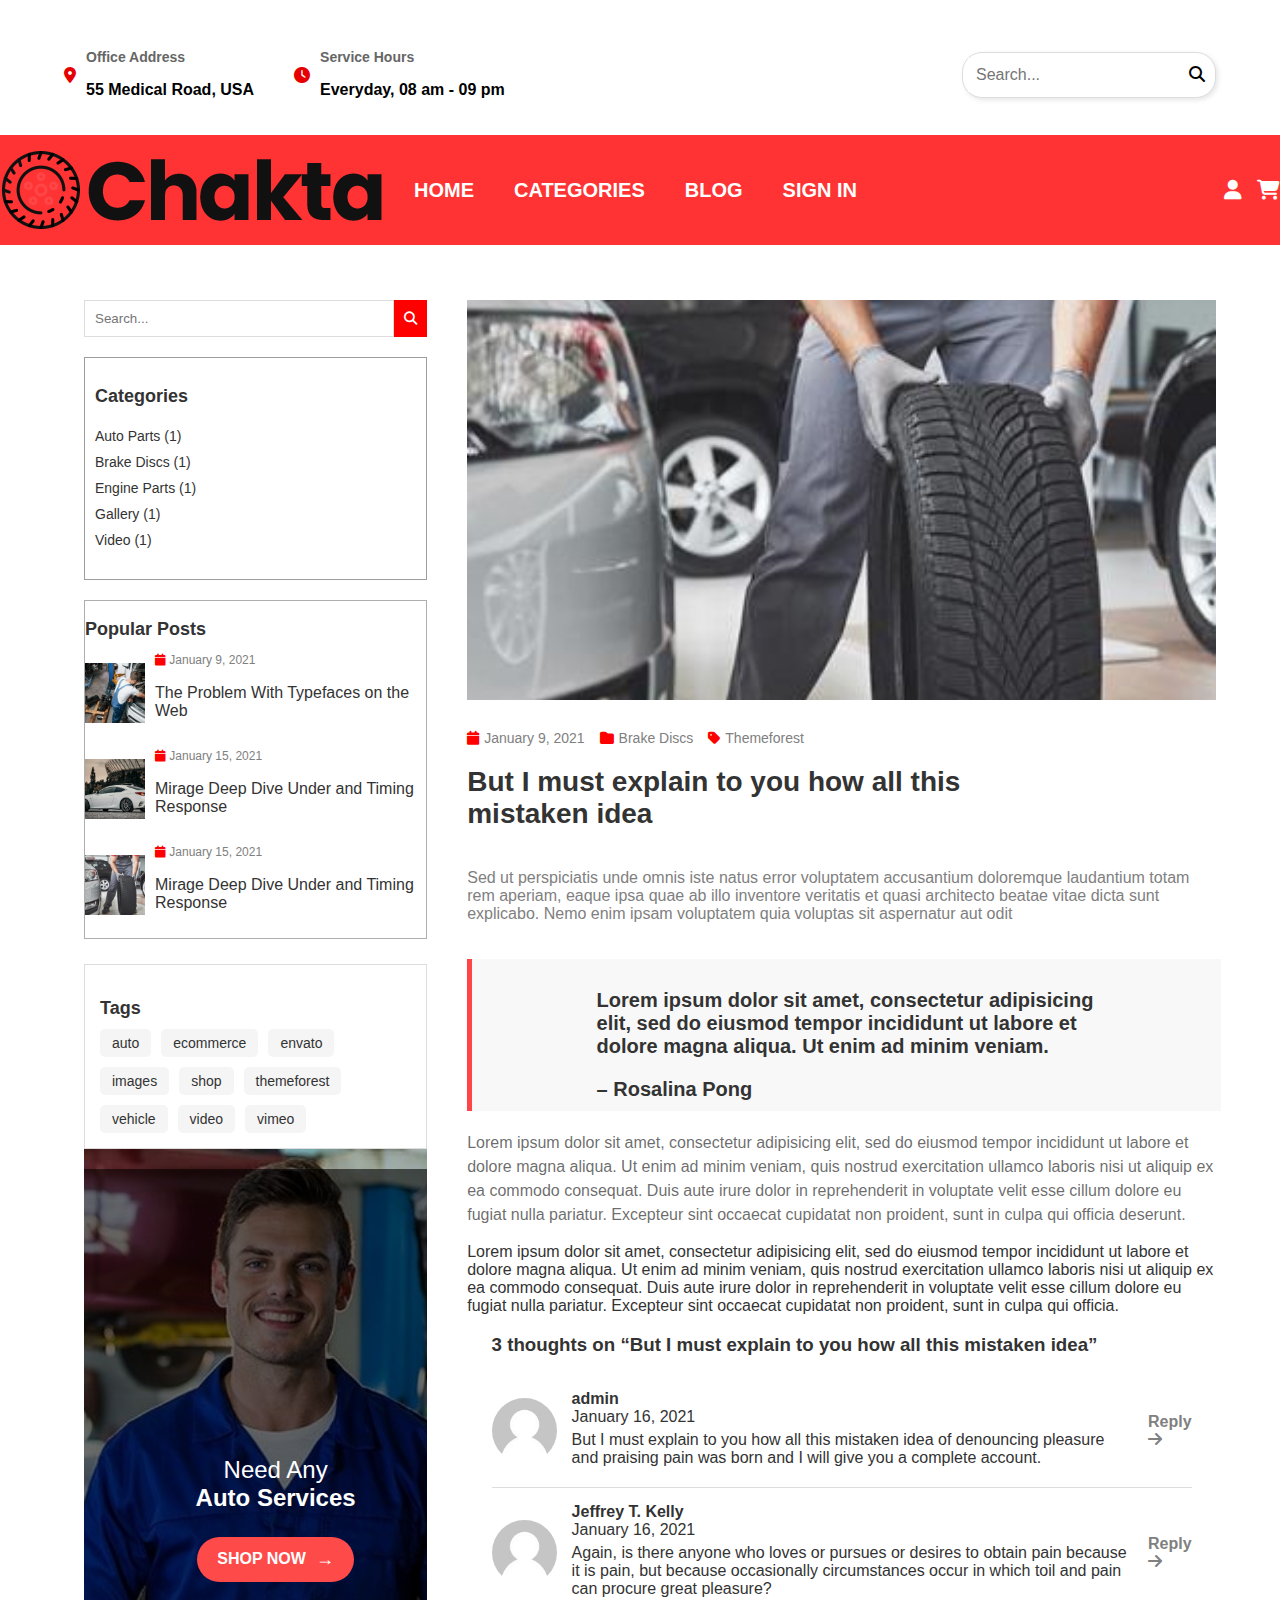
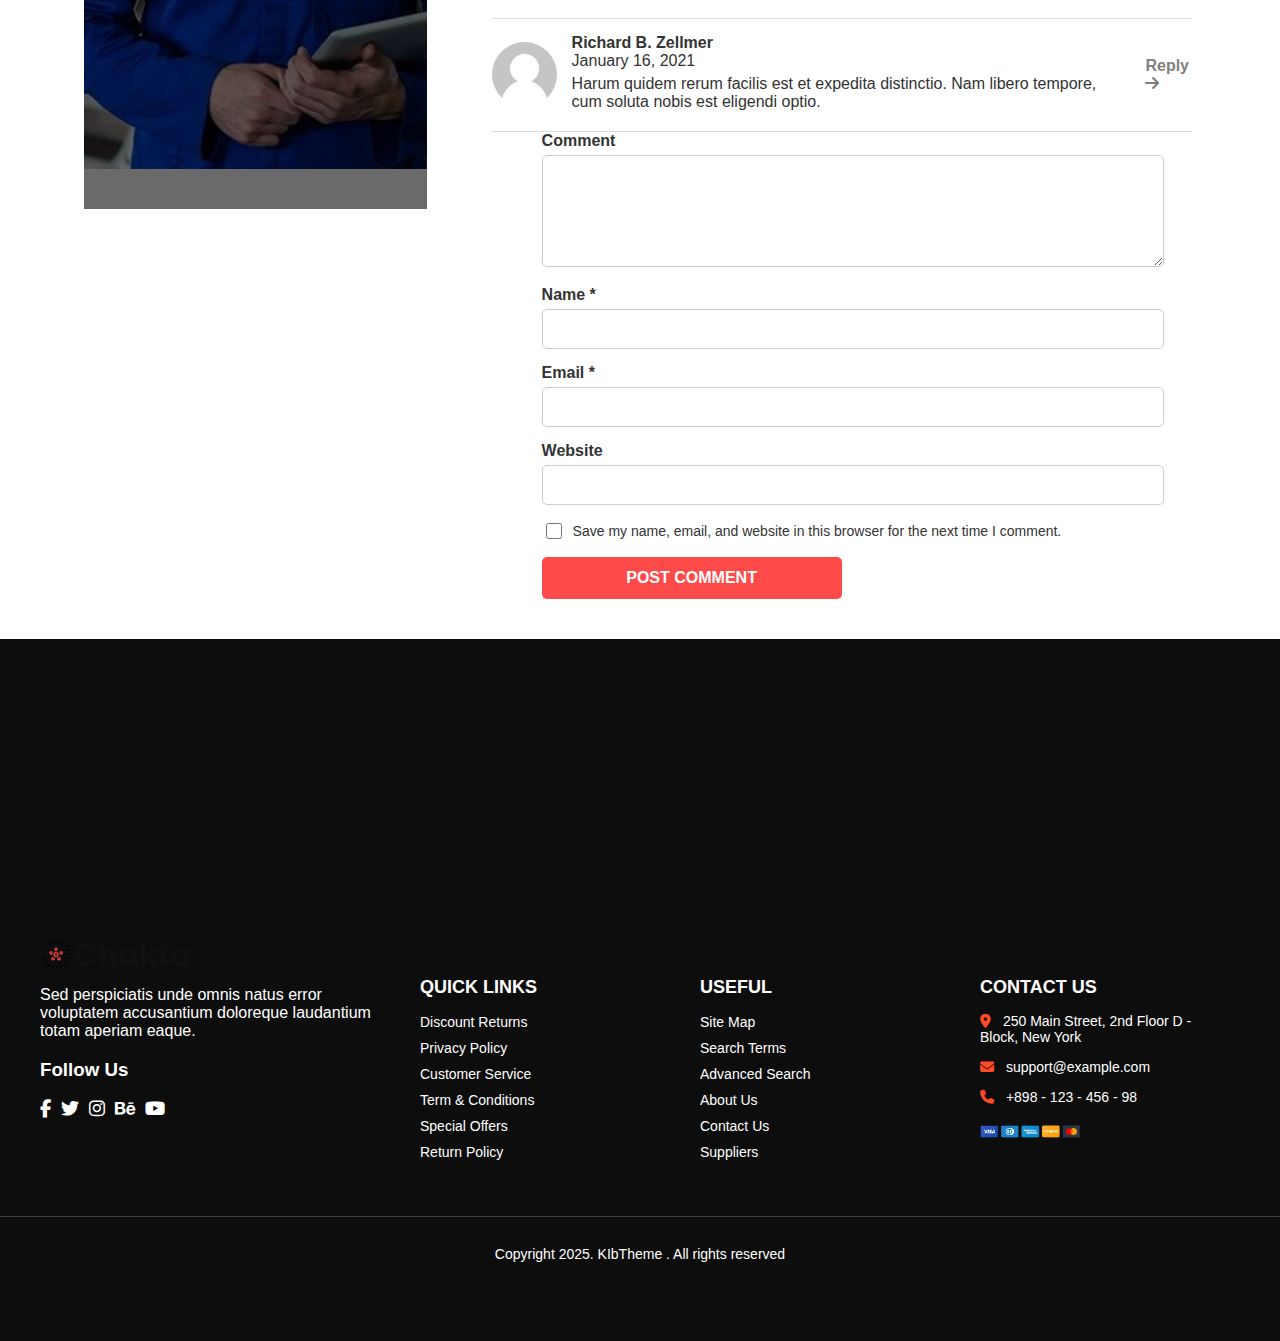
<file: MyProject/details.html>
<!DOCTYPE html>
<html lang="en">
<head>
    <meta charset="UTF-8">
    <meta name="viewport" content="width=device-width, initial-scale=1.0">
    <title>Chakta Template</title>
    <link rel="stylesheet" href="details.css">
    <link rel="stylesheet" href="https://cdnjs.cloudflare.com/ajax/libs/font-awesome/6.4.2/css/all.min.css">
</head>
<body>
    <header class="header">
        <div class="container">
            <div class="contact-info">
                <div class="info-box">
                    <i class="fa-solid fa-location-dot"></i>
                    <div>
                        <p class="info-title">Office Address</p>
                        <p class="info-text">55 Medical Road, USA</p>
                    </div>
                </div>
                <div class="info-box">
                    <i class="fa-solid fa-clock"></i>
                    <div>
                        <p class="info-title">Service Hours</p>
                        <p class="info-text">Everyday, 08 am - 09 pm</p>
                    </div>
                </div>
            </div>
            <div class="search-box">
                <input type="text" placeholder="Search..." class="search-input">
                <button class="search-btn"><i class="fa fa-search"></i></button>
            </div>
        </div>
    
        <nav class="nav_bar">
          <img src="./Assests/logo.png" alt="" class="logo"/>
            <a href="home.html" class="nav active">HOME</a>
            <a href="Category.html" class="nav">CATEGORIES</a>
            
            <div class="dropdown">
              <a href="" class="nav">BLOG</a>
              <div class="dropdown-menu">
                  <a href="BlogStandard.html">BLOG STANDARD</a>
                  <a href="details.html">BLOG DETAILS</a>
              </div>
          </div>
            <a href="signin.html" class="nav">SIGN IN</a>
            <div class="icons">
                <i class="fa-solid fa-user"></i>
                <i class="fa-solid fa-cart-shopping"></i>
            </div>
        </nav>
    </header>

    <div class="container main-content">
        <aside class="sidebar">
            <div class="search-bar">
                <input type="text" placeholder="Search...">
                <button type="submit"><i class="fas fa-search"></i></button>
            </div>

            <div class="categories">
                <h3>Categories</h3>
                <ul>
                    <li>Auto Parts (1)</li>
                    <li>Brake Discs (1)</li>
                    <li>Engine Parts (1)</li>
                    <li>Gallery (1)</li>
                    <li>Video (1)</li>
                </ul>
            </div>

            <div class="popular-posts">
                <h3>Popular Posts</h3>
                <div class="post">
                    <img src="./Assests/blog-4-370x360 (1).jpg" alt="">
                    <div class="post-info">
                        <span><i class="fa-solid fa-calendar"></i> January 9, 2021</span>
                        <p>The Problem With Typefaces on the Web</p>
                    </div>
                </div>
                <div class="post">
                    <img src="./Assests/blog-1-370x360 (1).jpg" alt="">
                    <div class="post-info">
                        <span><i class="fa-solid fa-calendar"></i> January 15, 2021</span>
                        <p>Mirage Deep Dive Under and Timing Response</p>
                    </div>
                </div>
                <div class="post">
                    <img src="./Assests/blog-3-370x360 (1).jpg" alt="">
                    <div class="post-info">
                        <span><i class="fa-solid fa-calendar"></i> January 15, 2021</span>
                        <p>Mirage Deep Dive Under and Timing Response</p>
                    </div>
                </div>
            </div>
            <div class="tags-container">
                <h3>Tags</h3>
                <div class="tags">
                    <span class="tag">auto</span>
                    <span class="tag">ecommerce</span>
                    <span class="tag">envato</span>
                    <span class="tag">images</span>
                    <span class="tag">shop</span>
                    <span class="tag">themeforest</span>
                    <span class="tag">vehicle</span>
                    <span class="tag">video</span>
                    <span class="tag">vimeo</span>
                </div>
            </div>
            <div class="service-banner">
                <div class="cover">
                <div class="overlay">
                    <h2>Need Any <br> <span>Auto Services</span></h2>
                    <a href="#" class="shop-btn">SHOP NOW <span>→</span></a>
                </div>
                </div>
            </div>
        </aside>

        <main class="content">
            <div class="article">
                <img src="./Assests/blog-3-370x360 (1).jpg" alt="">
                <div class="article-meta">
                    <span><i class="fa-solid fa-calendar"></i> January 9, 2021</span>
                    <span><i class="fa-solid fa-folder"></i> Brake Discs</span>
                    <span><i class="fa-solid fa-tag"></i> Themeforest</span>
                </div>
                <h2>But I must explain to you how all this mistaken idea</h2>
                <p>Sed ut perspiciatis unde omnis iste natus error voluptatem accusantium doloremque laudantium totam rem aperiam, eaque ipsa quae ab illo inventore veritatis et quasi architecto beatae vitae dicta sunt explicabo. 
                    Nemo enim ipsam voluptatem quia voluptas sit aspernatur aut odit</p>
            </div>
            <div class="hold">
                <div class="txt">
                    <p>Lorem ipsum dolor sit amet, consectetur adipisicing
                        elit, sed do eiusmod tempor incididunt ut labore et dolore magna aliqua. Ut enim ad minim veniam.</p>
                        <span class="name">– Rosalina Pong</span>
                </div>
            </div>
            <p class="writeup">Lorem ipsum dolor sit amet, consectetur adipisicing elit, sed do eiusmod tempor incididunt ut labore et dolore magna aliqua. Ut enim ad minim veniam, quis nostrud exercitation ullamco laboris nisi ut aliquip ex ea commodo consequat. Duis aute irure dolor in reprehenderit in voluptate velit esse cillum dolore eu fugiat nulla pariatur. Excepteur sint occaecat cupidatat non proident, sunt in culpa qui officia deserunt.</p>
            <span>Lorem ipsum dolor sit amet, consectetur adipisicing elit, sed do eiusmod tempor incididunt ut labore et dolore magna aliqua. Ut enim ad minim veniam, quis nostrud exercitation ullamco laboris nisi ut aliquip ex ea commodo consequat. Duis aute irure dolor in reprehenderit in voluptate velit esse cillum dolore eu fugiat nulla pariatur. Excepteur sint occaecat cupidatat non proident, sunt in culpa qui officia.</span>
            
            <div class="comments-section">
                <h3>3 thoughts on “But I must explain to you how all this mistaken idea”</h3>
                <div class="comment">
                    <div class="comment-author">
                        <img src="./Assests/avatar.jpg" alt="">
                        <div class="comment-info">
                            <strong>admin</strong>
                            <span class="comment-date">January 16, 2021</span>
                            <p>But I must explain to you how all this mistaken idea of denouncing pleasure and praising pain was born and I will give you a complete account.</p>
                        </div>
                    </div>
                    <a href="" class="reply-link">Reply <i class="fa-solid fa-arrow-right"></i></a>
                </div>
                <div class="comment">
                    <div class="comment-author">
                        <img src="./Assests/avatar.jpg" alt="">
                        <div class="comment-info">
                            <strong>Jeffrey T. Kelly</strong>
                            <span class="comment-date">January 16, 2021</span>
                            <p>Again, is there anyone who loves or pursues or desires to obtain pain because it is pain, but because occasionally circumstances occur in which toil and pain can procure great pleasure?</p>
                        </div>
                    </div>
                    <a href="" class="reply-link">Reply <i class="fa-solid fa-arrow-right"></i></a>
                </div>
                <div class="comment">
                    <div class="comment-author">
                        <img src="./Assests/avatar.jpg" alt="">
                        <div class="comment-info">
                            <strong>Richard B. Zellmer</strong>
                            <span class="comment-date">January 16, 2021</span>
                            <p>Harum quidem rerum facilis est et expedita distinctio. Nam libero tempore, cum soluta nobis est eligendi optio.</p>
                        </div>
                    </div>
                    <a href="" class="reply-link">Reply <i class="fa-solid fa-arrow-right"></i></a>
                </div>
            </div>
            <div class="comment-sec">
                <div class="comment-box">
                    <label for="comment">Comment</label>
                    <textarea id="comment" rows="5"></textarea>
                </div>
            
                <div class="input-group">
                    <label for="name">Name *</label>
                    <input type="text" id="name" required>
                </div>
            
                <div class="input-group">
                    <label for="email">Email *</label>
                    <input type="email" id="email" required>
                </div>
            
                <div class="input-group">
                    <label for="website">Website</label>
                    <input type="url" id="website">
                </div>
            
                <div class="checkbox-wrapper">
                    <input type="checkbox" id="save-info">
                    <label for="save-info">Save my name, email, and website in this browser for the next time I comment.</label>
                </div>
            
                <button class="submit-btn">POST COMMENT</button>
            </div>
        </main>
    </div>
     <footer class="footer">
    <div class="footer-container">
        <div class="footer-section-brand">
          <img src="./Assests/logo.png" alt="" class="L">
            <p>
                Sed perspiciatis unde omnis natus error voluptatem accusantium doloreque laudantium totam aperiam eaque.
            </p>
            <h3>Follow Us</h3>
            <div class="social-icons">
              <i class="fa-brands fa-facebook-f"></i>
              <i class="fa-brands fa-twitter"></i>
              <i class="fa-brands fa-instagram"></i>
              <i class="fa-brands fa-behance"></i>
              <i class="fa-brands fa-youtube"></i>
            </div>
        </div>
        
        <div class="footer-section">
            <h3>Quick Links</h3>
            <ul>
                <li>Discount Returns</li>
                <li>Privacy Policy</li>
                <li>Customer Service</li>
                <li>Term & Conditions</li>
                <li>Special Offers</li>
                <li>Return Policy</li>
            </ul>
        </div>

        <div class="footer-section">
            <h3>Useful</h3>
            <ul>
                <li>Site Map</li>
                <li>Search Terms</li>
                <li>Advanced Search</li>
                <li>About Us</li>
                <li>Contact Us</li>
                <li>Suppliers</li>
            </ul>
        </div>

        <div class="footer-section">
            <h3>Contact Us</h3>
            <p><i class="fa-solid fa-location-dot"></i> 250 Main Street, 2nd Floor D - Block, New York</p>
            <p><i class="fa-solid fa-envelope"></i> support@example.com</p>
            <p><i class="fa-solid fa-phone"></i> +898 - 123 - 456 - 98</p>
            <div class="payment-icons">
              <img src="./Assests/ci.png" alt="">
            </div>
        </div>
    </div>

    <div class="footer-bottom">
        <p>Copyright 2025. KIbTheme . All rights reserved</p>
    </div>
</footer>
</body>
</html>
</file>
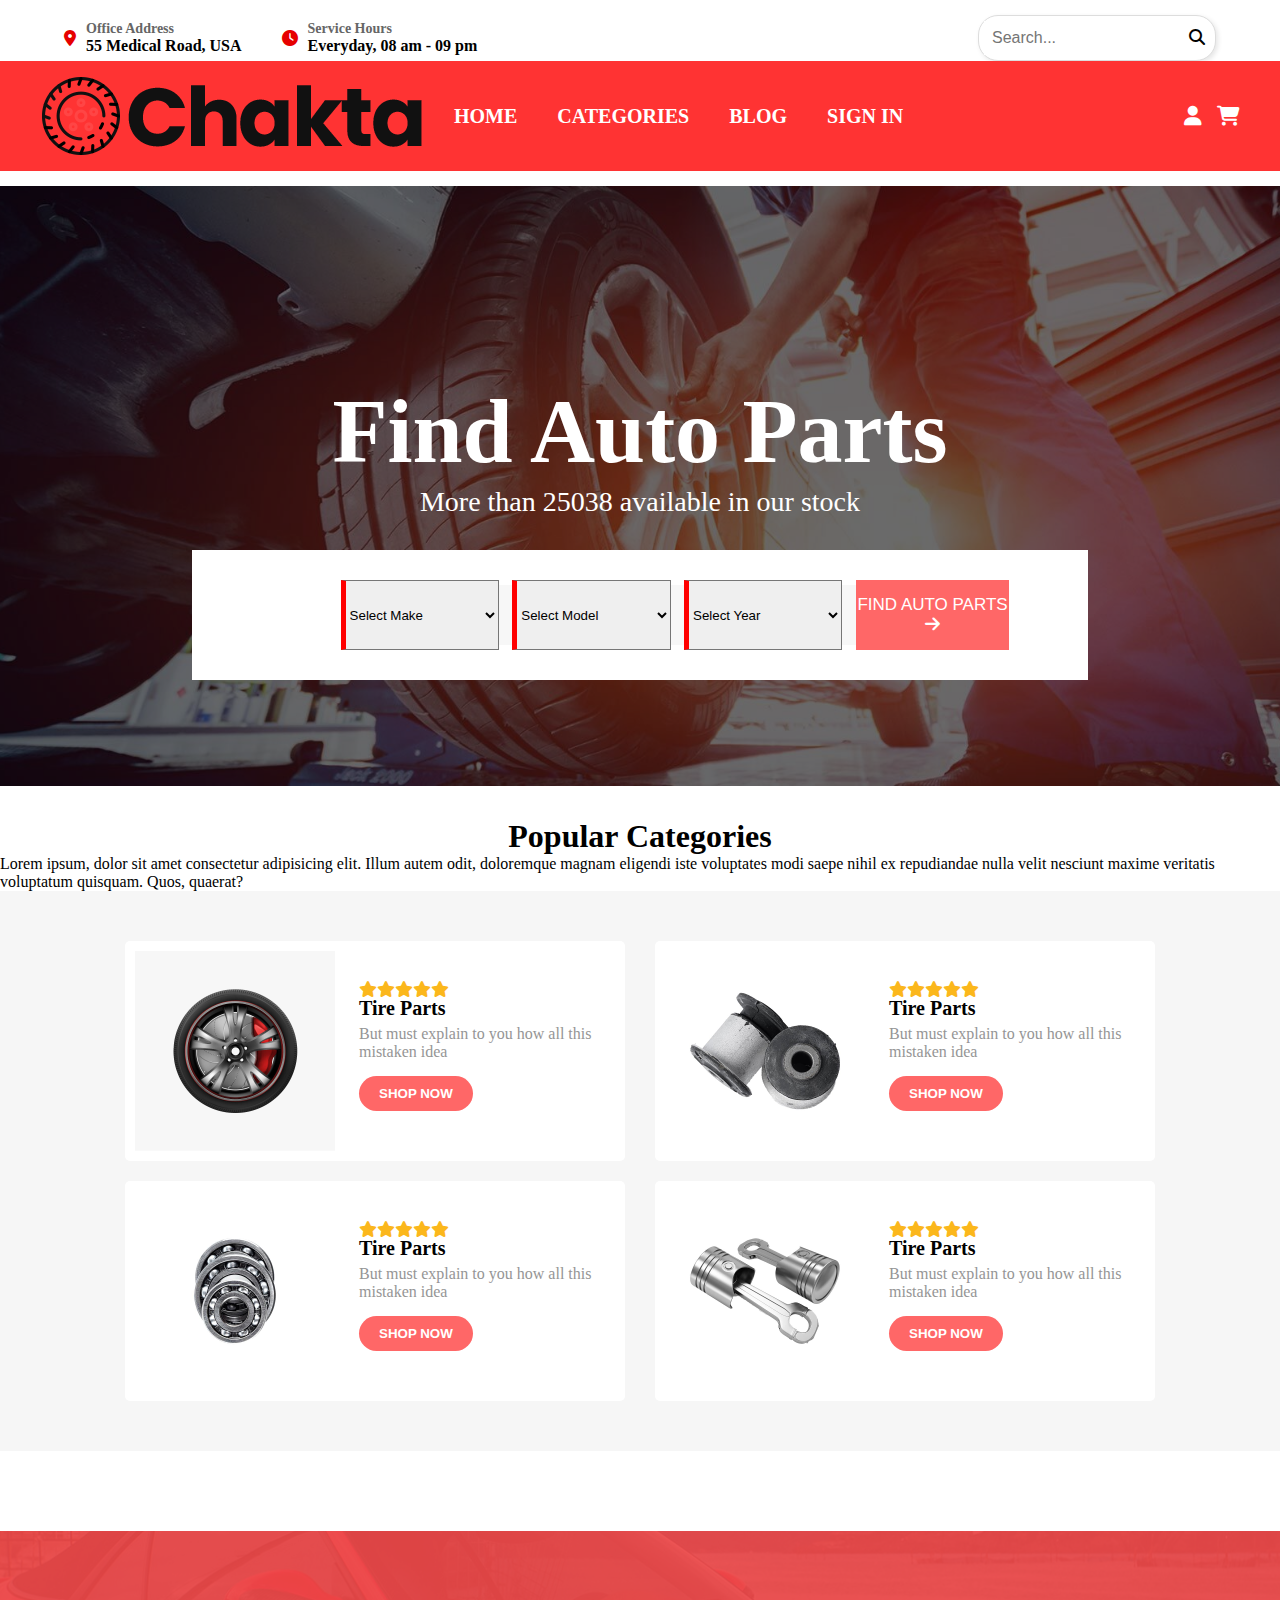
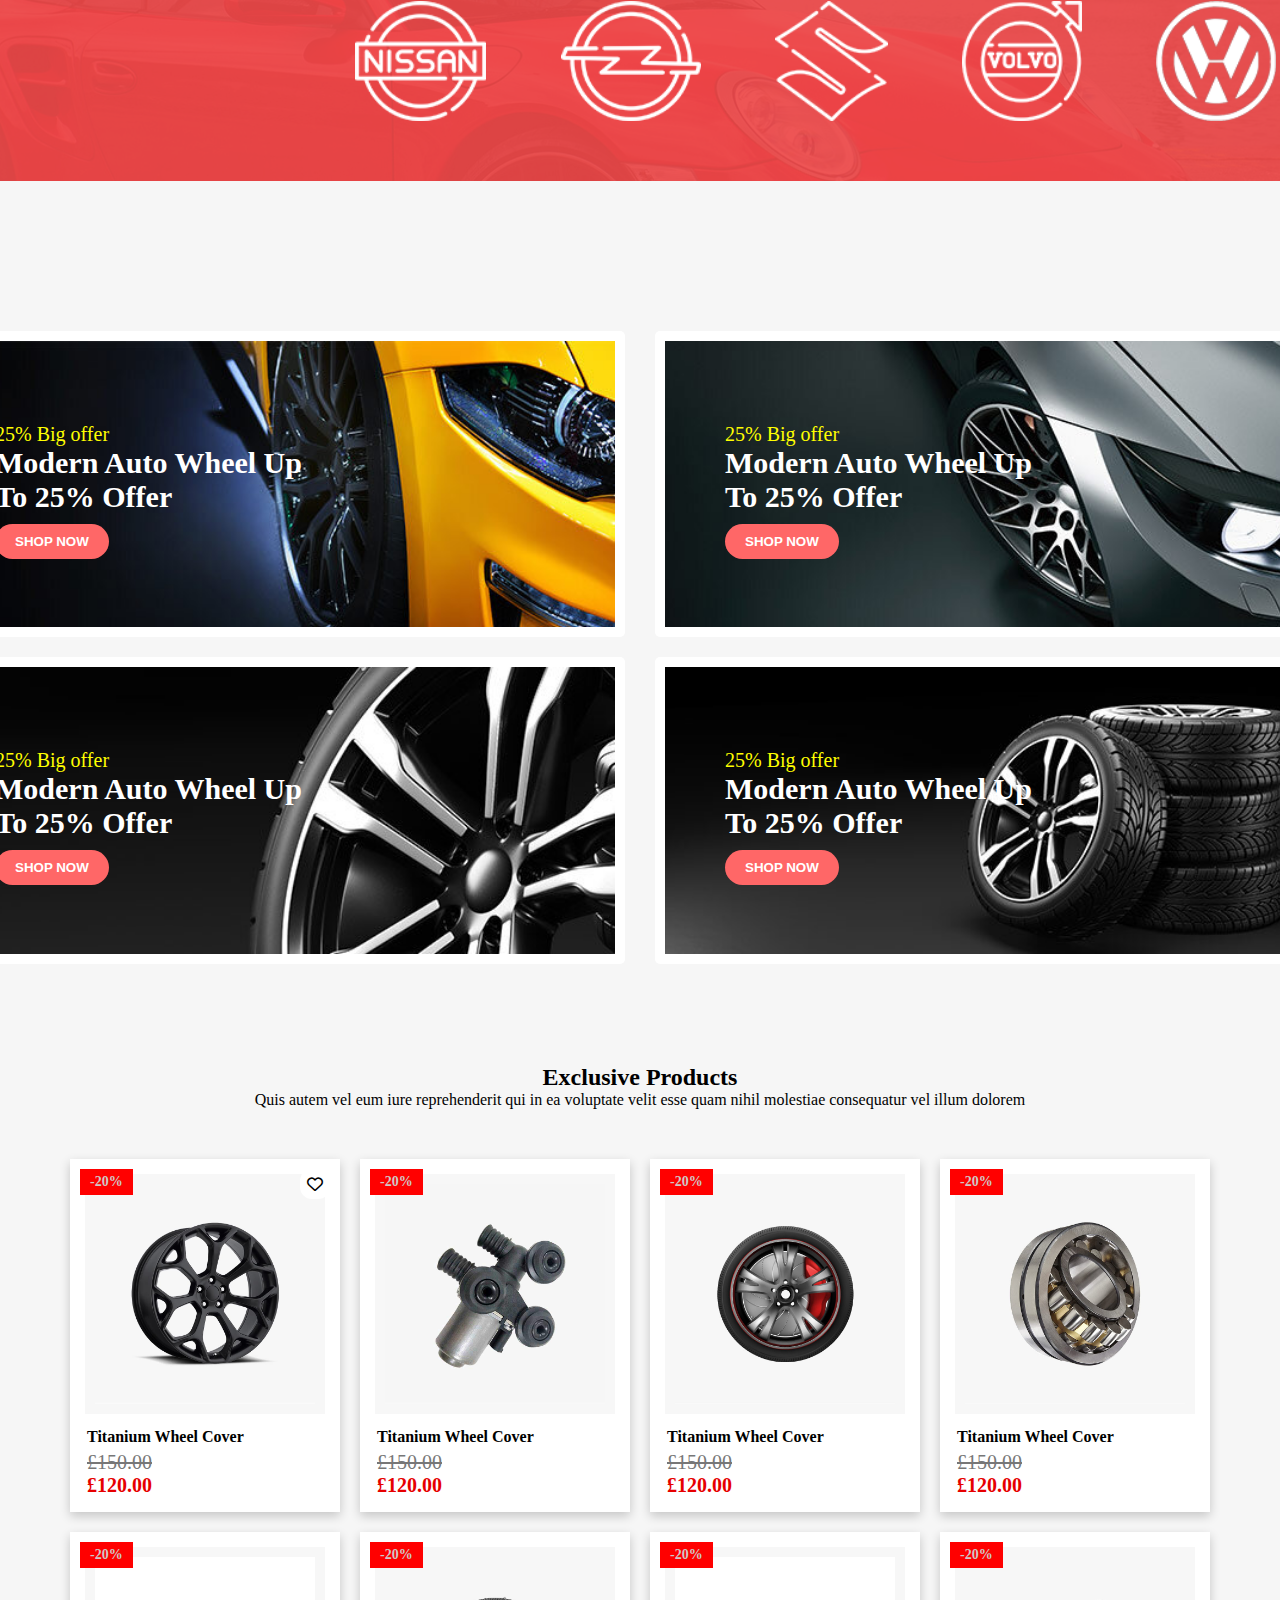
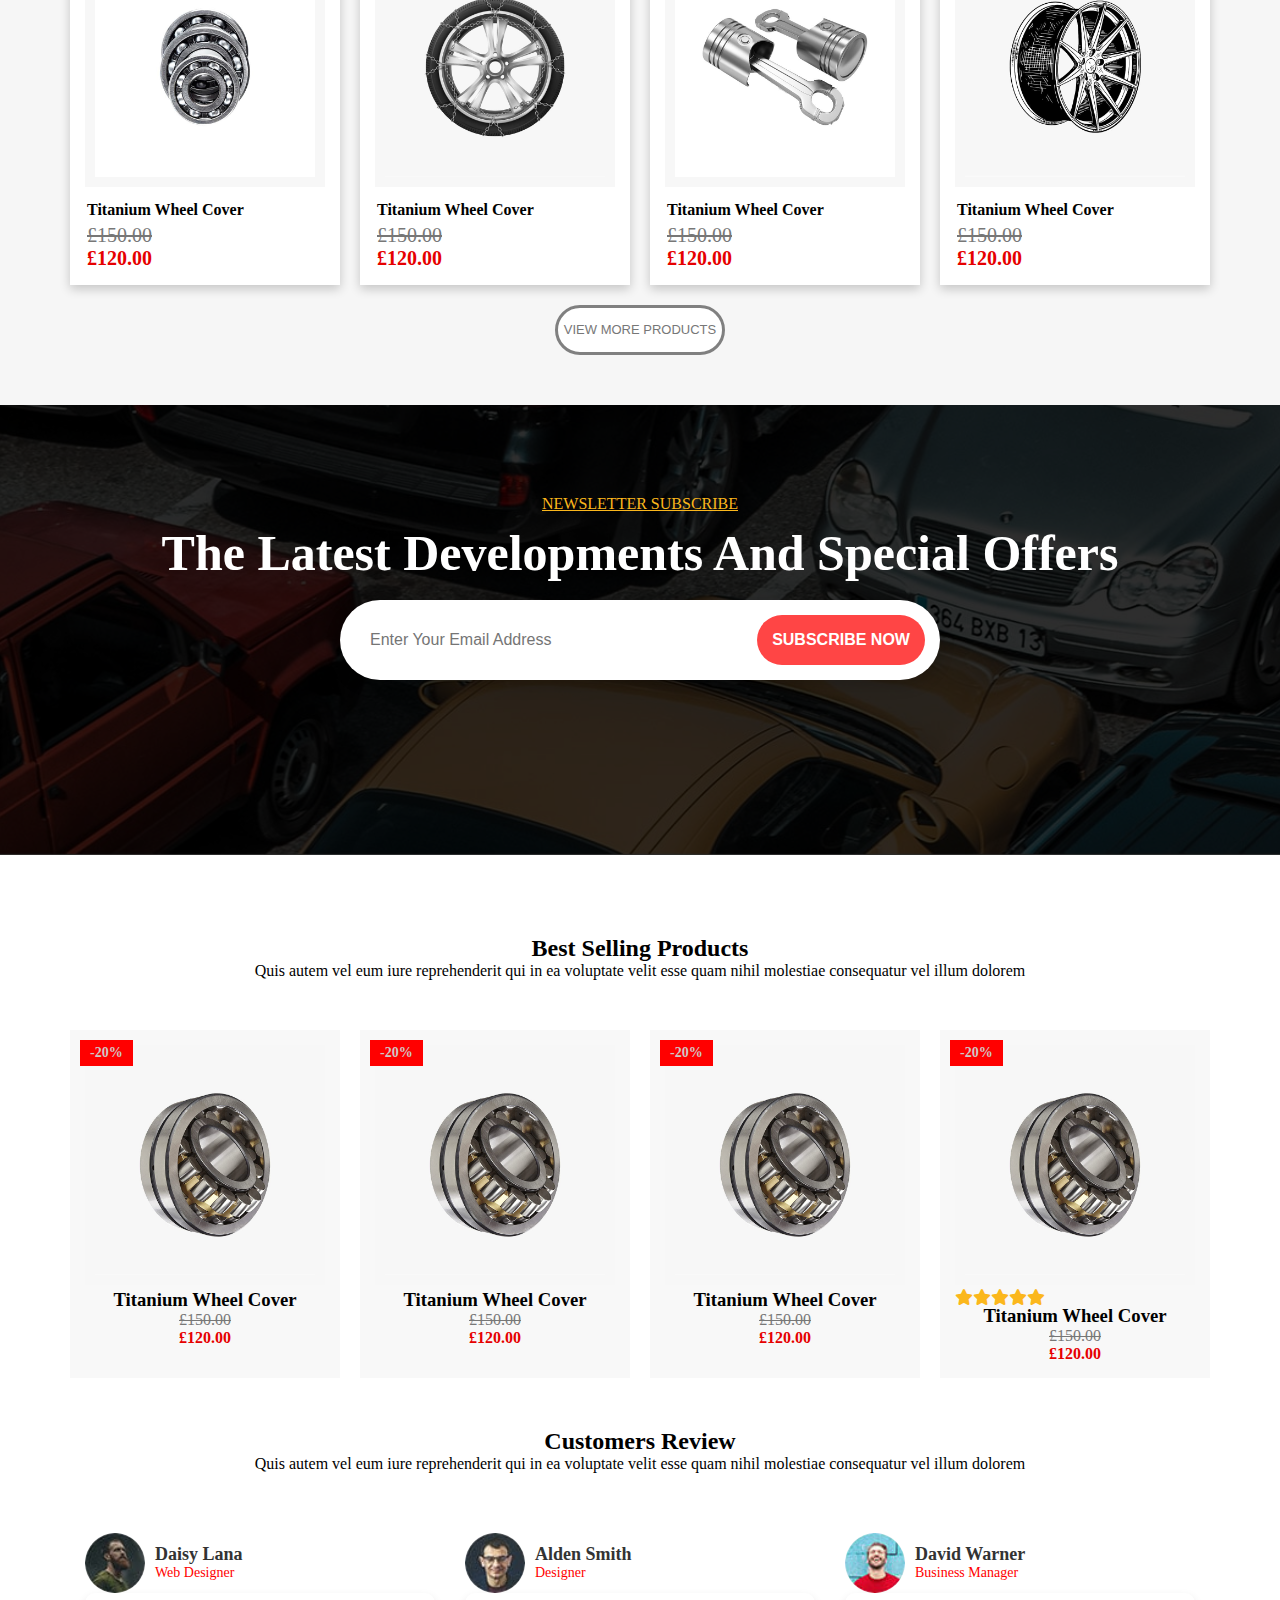
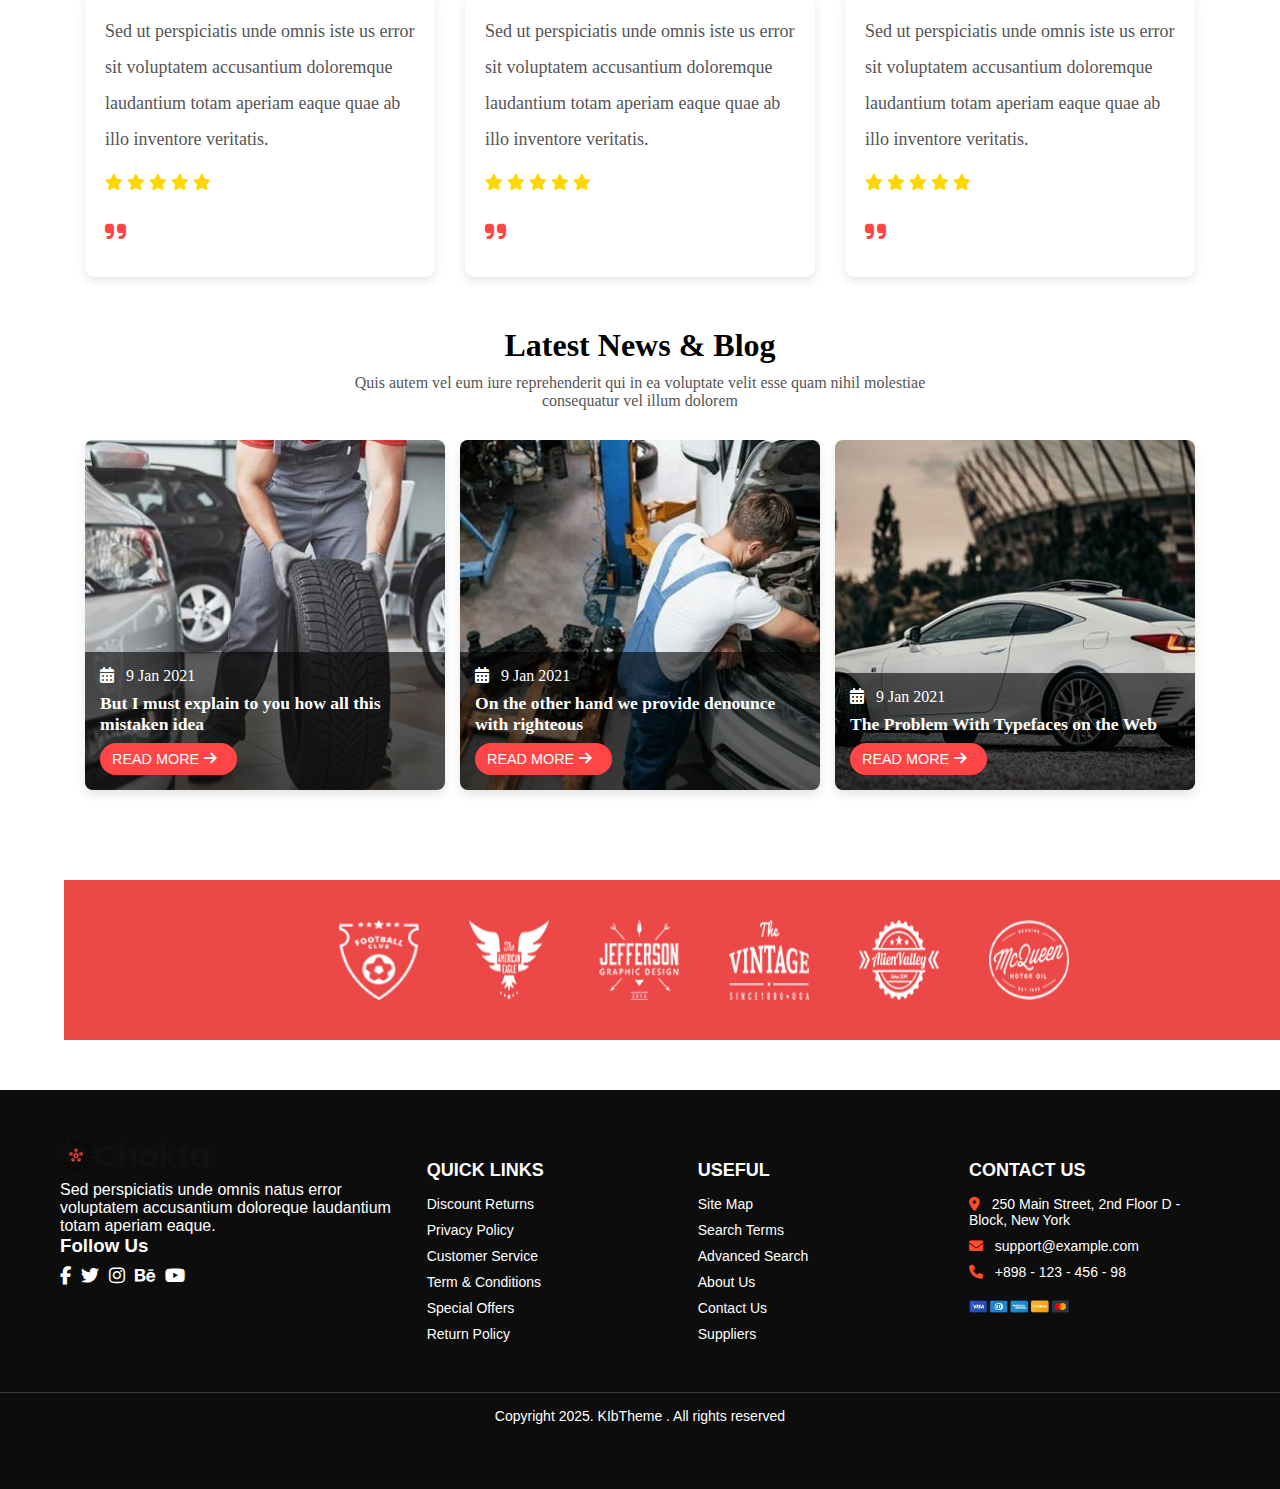
<file: MyProject/home.html>
<!DOCTYPE html>
<html lang="en">
  <head>
    <meta charset="UTF-8" />
    <meta name="viewport" content="width=device-width, initial-scale=1.0" />
    <link rel="stylesheet" href="./home.css" />
    <link rel="preconnect" href="https://fonts.googleapis.com" />
    <link rel="preconnect" href="https://fonts.gstatic.com" crossorigin />
    <link
      href="https://fonts.googleapis.com/css2?family=Roboto:ital,wght@0,100..900;1,100..900&display=swap"
      rel="stylesheet"
    />
    <link
      rel="stylesheet"
      href="https://cdnjs.cloudflare.com/ajax/libs/font-awesome/6.4.2/css/all.min.css"/>
    <link rel="stylesheet" href="./home.js" />
    <title>Chakta-Auto Parts Shop</title>
  </head>
  <body>
    <header class="header">
      <div class="container">
          <div class="contact-info">
              <div class="info-box">
                  <i class="fa-solid fa-location-dot"></i>
                  <div>
                      <p class="info-title">Office Address</p>
                      <p class="info-text">55 Medical Road, USA</p>
                  </div>
              </div>
              <div class="info-box">
                  <i class="fa-solid fa-clock"></i>
                  <div>
                      <p class="info-title">Service Hours</p>
                      <p class="info-text">Everyday, 08 am - 09 pm</p>
                  </div>
              </div>
          </div>
          <div class="search-box">
              <input type="text" placeholder="Search..." class="search-input">
              <button class="search-btn"><i class="fa fa-search"></i></button>
          </div>
      </div>
  
      <nav class="nav_bar">
        <img src="./Assests/logo.png" alt="" class="logo"/>
          <a href="home.html" class="nav active">HOME</a>
          <a href="Category.html" class="nav">CATEGORIES</a>
          
          <div class="dropdown">
            <a href="" class="nav">BLOG</a>
            <div class="dropdown-menu">
                <a href="BlogStandard.html">BLOG STANDARD</a>
                <a href="details.html">BLOG DETAILS</a>
            </div>
        </div>
          <a href="signin.html" class="nav">SIGN IN</a>
          <div class="icons">
              <i class="fa-solid fa-user"></i>
              <i class="fa-solid fa-cart-shopping"></i>
          </div>
      </nav>
  </header>

    <!-- hero-section -->
    <section class="hero-section">
      <div class="body">
        <div class="cover"></div>
      </div>
      <div class="text_holder">
        <h2 class="big_text">Find Auto Parts</h2>
        <p class="small_text">More than 25038 available in our stock</p>
      </div>
      <div class="holder-con">
        <div class="holder">
          <div class="boxes">
            <div class="box">
              <select
                name="text"
                id=""
                style="
                  width: 100%;
                  height: 70px;
                  border-left: 5px solid #ff0000;
                "
              >
                <option value="Select Make">Select Make</option>
                <option value="Select Make">Audi</option>
                <option value="Select Make">BMW</option>
                <option value="Select Make">Chevrolet</option>
                <option value="Select Make">Ford</option>
                <option value="Select Make">Honda</option>
                <option value="Select Make">Kia</option>
                <option value="Select Make">Volkswagen</option>
              </select>
              <select
                name="text"
                id=""
                style="
                  width: 100%;
                  height: 70px;
                  border-left: 5px solid #ff0000;
                "
              >
                <option value="Select Make">Select Model</option>
              </select>
              <select
                name="text"
                id=""
                style="
                  width: 100%;
                  height: 70px;
                  border-left: 5px solid #ff0000;
                "
              >
                <option value="Select Make">Select Year</option>
                <option value="Select Make">2016</option>
                <option value="Select Make">2017</option>
                <option value="Select Make">2018</option>
                <option value="Select Make">2019</option>
                <option value="Select Make">2020</option>
              </select>
              <button class="auto_parts">
                FIND AUTO PARTS
                <i class="fa-solid fa-arrow-right"></i>
              </button>
            </div>
          </div>
        </div>
      </div>
    </section>

    <!--categories-->
    <div class="popular">
      <h1 class="topic">Popular Categories</h1>
      <p class="note">
        Lorem ipsum, dolor sit amet consectetur adipisicing elit. Illum autem
        odit, doloremque magnam eligendi iste voluptates modi saepe nihil ex
        repudiandae nulla velit nesciunt maxime veritatis voluptatum quisquam.
        Quos, quaerat?
      </p>
   </div>

    <section class="cat">
      <div class="card">
        <img src="./Assests/wheel.jpg" alt="" srcset="" />
        <div class="card-details">
          <div class="ratingStar">
            <i class="fa-solid fa-star"></i>
            <i class="fa-solid fa-star"></i>
            <i class="fa-solid fa-star"></i>
            <i class="fa-solid fa-star"></i>
            <i class="fa-solid fa-star"></i>
          </div>
          <span class="title">Tire Parts</span>
          <span class="info"
            >But must explain to you how all this mistaken idea</span
          >
          <button>SHOP NOW</button>
        </div>
      </div>
      <div class="card">
        <img src="./Assests/products-15.jpg" alt="" srcset="" />
        <div class="card-details">
          <div class="ratingStar">
            <i class="fa-solid fa-star"></i>
            <i class="fa-solid fa-star"></i>
            <i class="fa-solid fa-star"></i>
            <i class="fa-solid fa-star"></i>
            <i class="fa-solid fa-star"></i>
          </div>
          <span class="title">Tire Parts</span>
          <span class="info"
            >But must explain to you how all this mistaken idea</span
          >
          <button>SHOP NOW</button>
        </div>
      </div>
      <div class="card">
        <img src="./Assests/products-16.jpg" alt="" srcset="" />
        <div class="card-details">
          <div class="ratingStar">
            <i class="fa-solid fa-star"></i>
            <i class="fa-solid fa-star"></i>
            <i class="fa-solid fa-star"></i>
            <i class="fa-solid fa-star"></i>
            <i class="fa-solid fa-star"></i>
          </div>
          <span class="title">Tire Parts</span>
          <span class="info"
            >But must explain to you how all this mistaken idea</span
          >
          <button>SHOP NOW</button>
        </div>
      </div>
      <div class="card">
        <img src="./Assests/products-17.jpg" alt="" srcset="" />
        <div class="card-details">
          <div class="ratingStar">
            <i class="fa-solid fa-star"></i>
            <i class="fa-solid fa-star"></i>
            <i class="fa-solid fa-star"></i>
            <i class="fa-solid fa-star"></i>
            <i class="fa-solid fa-star"></i>
          </div>
          <span class="title">Tire Parts</span>
          <span class="info"
            >But must explain to you how all this mistaken idea</span
          >
          <button>SHOP NOW</button>
        </div>
      </div>
    </section>

    <section class="parent">
      <div class="pics">
        <div class="logos">
          <img src="./Assests/nissan.png" alt="" />
          <img src="./Assests/opel.png" alt="" />
          <img src="./Assests/suzuki.png" alt="" />
          <img src="./Assests/volvo.png" alt="" />
          <img src="./Assests/volkswagen.png" alt="" />
          <img src="./Assests/yamaha.png" alt="" />
        </div>
        <div class="background"></div>
      </div>
    </section>
    <section class="con">
      <div class="image-grid">
        <div class="card">
          <img src="./Assests/of-bg-1.jpg" alt="" />
          <div class="details">
            <span class="offer">25% Big offer</span>
            <span class="info">Modern Auto Wheel Up To 25% Offer</span>
            <button>SHOP NOW</button>
          </div>
        </div>
        <div class="card">
          <img src="./Assests/of-bg-2.jpg" alt="" />
          <div class="details">
            <span class="offer">25% Big offer</span>
            <span class="info">Modern Auto Wheel Up To 25% Offer</span>
            <button>SHOP NOW</button>
          </div>
        </div>
        <div class="card">
          <img src="./Assests/of-bg-3.jpg" alt="" />
          <div class="details">
            <span class="offer">25% Big offer</span>
            <span class="info">Modern Auto Wheel Up To 25% Offer</span>
            <button>SHOP NOW</button>
          </div>
        </div>
        <div class="card">
          <img src="./Assests/of-bg-4.jpg" alt="" />
          <div class="details">
            <span class="offer">25% Big offer</span>
            <span class="info">Modern Auto Wheel Up To 25% Offer</span>
            <button>SHOP NOW</button>
          </div>
        </div>
      </div>

      <div class="exculsive">
        <h2 class="top">Exclusive Products</h2>
        <p class="below">
          Quis autem vel eum iure reprehenderit qui in ea voluptate velit esse
          quam nihil molestiae consequatur vel illum dolorem
        </p>
      </div>


      <div class="product-container">
        <div class="product-card">
            <span class="discount">-20%</span>
            <img src="./Assests/products-1.jpg" alt="">
            <div class="product-info">
                <h3>Titanium Wheel Cover</h3>
                <p class="old-price">£150.00</p>
                <p class="price">£120.00</p>
                <div class="icon">
                <i class="fa-regular fa-heart"></i>
                </div>
            </div>
        </div>
    
        <div class="product-card">
            <span class="discount">-20%</span>
            <img src="./Assests/products-2.jpg" alt="">
            <div class="product-info">
                <h3>Titanium Wheel Cover</h3>
                <p class="old-price">£150.00</p>
                <p class="price">£120.00</p>
            </div>
        </div>
    
        <div class="product-card">
            <span class="discount">-20%</span>
            <img src="./Assests/wheel.jpg" alt="">
            <div class="product-info">
                <h3>Titanium Wheel Cover</h3>
                <p class="old-price">£150.00</p>
                <p class="price">£120.00</p>
            </div>
        </div>
    
        <div class="product-card">
            <span class="discount">-20%</span>
            <img src="./Assests/products-4.jpg" alt="">
            <div class="product-info">
                <h3>Titanium Wheel Cover</h3>
                <p class="old-price">£150.00</p>
                <p class="price">£120.00</p>
            </div>
        </div>
    
        <!-- Duplicate Second Row -->
        <div class="product-card">
            <span class="discount">-20%</span>
            <img src="./Assests/products-16.jpg" alt="">
            <div class="product-info">
                <h3>Titanium Wheel Cover</h3>
                <p class="old-price">£150.00</p>
                <p class="price">£120.00</p>
            </div>
        </div>
    
        <div class="product-card">
            <span class="discount">-20%</span>
            <img src="./Assests/products-6.jpg" alt="">
            <div class="product-info">
                <h3>Titanium Wheel Cover</h3>
                <p class="old-price">£150.00</p>
                <p class="price">£120.00</p>
            </div>
        </div>
    
        <div class="product-card">
            <span class="discount">-20%</span>
            <img src="./Assests/products-17.jpg" alt="">
            <div class="product-info">
                <h3>Titanium Wheel Cover</h3>
                <p class="old-price">£150.00</p>
                <p class="price">£120.00</p>
            </div>
        </div>
    
        <div class="product-card">
            <span class="discount">-20%</span>
            <img src="./Assests/products-8.jpg" alt="">
            <div class="product-info">
                <h3>Titanium Wheel Cover</h3>
                <p class="old-price">£150.00</p>
                <p class="price">£120.00</p>
            </div>
        </div>
        <button class="view-product">
          VIEW MORE PRODUCTS
          <!-- <div class="pointer">
          </div> -->
        </button>
    </section>
    <section class="development">
      <div class="img">
        <div class="deam"></div>
        <div class="dev-note">
          <p class="news">NEWSLETTER SUBSCRIBE</p>
          <h2 class="txt">The Latest Developments And Special Offers</h2>
        </div>
        <div class="news-box">
          <div class="news-box-holder">
            <div class="nbh">
                <input 
                    class="input" 
                    type="email"
                    placeholder="Enter Your Email Address">   
                    <button class="B">SUBSCRIBE NOW</button>
          </div>
            </div>
      </div>
    </section>
    <section class="selling-product">
      <h2 class="U">Best Selling Products</h2>
      <p class="D">
        Quis autem vel eum iure reprehenderit qui in ea voluptate velit esse
        quam nihil molestiae consequatur vel illum dolorem
      </p>
      <div class="spare-con">
      <div class="spare">
        <span class="dis-count">-20%</span>
        <img src="./Assests/products-4.jpg" alt="">
        <div class="product-infor">
            <h3>Titanium Wheel Cover</h3>
            <p class="old-prices">£150.00</p>
            <p class="prices">£120.00</p>
        </div>
    </div>
    <div class="spare">
      <span class="dis-count">-20%</span>
      <img src="./Assests/products-4.jpg" alt="">
      <div class="product-infor">
          <h3>Titanium Wheel Cover</h3>
          <p class="old-prices">£150.00</p>
          <p class="prices">£120.00</p>
      </div>
  </div>
  <div class="spare">
    <span class="dis-count">-20%</span>
    <img src="./Assests/products-4.jpg" alt="">
    <div class="product-infor">
        <h3>Titanium Wheel Cover</h3>
        <p class="old-prices">£150.00</p>
        <p class="prices">£120.00</p>
    </div>
</div>
<div class="spare">
  <span class="dis-count">-20%</span>
  <img src="./Assests/products-4.jpg" alt="">
  <div class="ratingStars">
    <i class="fa-solid fa-star"></i>
    <i class="fa-solid fa-star"></i>
    <i class="fa-solid fa-star"></i>
    <i class="fa-solid fa-star"></i>
    <i class="fa-solid fa-star"></i>
  </div>
  <div class="product-infor">
      <h3>Titanium Wheel Cover</h3>
      <p class="old-prices">£150.00</p>
      <p class="prices">£120.00</p>
  </div>
</div>
    </div>

    <div class="cus">
      <h2 class="reviewUp">Customers Review</h2>
      <p class="reviewDown">
        Quis autem vel eum iure reprehenderit qui in ea voluptate velit esse
        quam nihil molestiae consequatur vel illum dolorem
      </p>
    </div>
    <div class="testimonial-container">
      <div class="testimonial-card-wrapper">
          <div class="profile">
              <img src="./Assests/thumb-1.jpg" alt="Daisy Lana">
              <h2>Daisy Lana <br><span>Web Designer</span></h2>
          </div>
          <div class="testimonial-card">
              <p class="testimonial-text">
                  Sed ut perspiciatis unde omnis iste us error sit voluptatem accusantium doloremque laudantium totam aperiam eaque quae ab illo inventore veritatis.
              </p>
              <div class="ratings">
                  <i class="fa-solid fa-star"></i>
                  <i class="fa-solid fa-star"></i>
                  <i class="fa-solid fa-star"></i>
                  <i class="fa-solid fa-star"></i>
                  <i class="fa-solid fa-star"></i>
              </div>
              <div class="quote-icon">
                  <i class="fa-solid fa-quote-right"></i>
              </div>
          </div>
      </div>
  
      <div class="testimonial-card-wrapper">
          <div class="profile">
              <img src="./Assests/thumb-2.jpg" alt="Alden Smith">
              <h2>Alden Smith <br><span>Designer</span></h2>
          </div>
          <div class="testimonial-card">
              <p class="testimonial-text">
                  Sed ut perspiciatis unde omnis iste us error sit voluptatem accusantium doloremque laudantium totam aperiam eaque quae ab illo inventore veritatis.
              </p>
              <div class="ratings">
                  <i class="fa-solid fa-star"></i>
                  <i class="fa-solid fa-star"></i>
                  <i class="fa-solid fa-star"></i>
                  <i class="fa-solid fa-star"></i>
                  <i class="fa-solid fa-star"></i>
              </div>
              <div class="quote-icon">
                  <i class="fa-solid fa-quote-right"></i>
              </div>
          </div>
      </div>
  
      <div class="testimonial-card-wrapper">
          <div class="profile">
              <img src="./Assests/thumb-3.jpg" alt="David Warner">
              <h2>David Warner <br><span>Business Manager</span></h2>
          </div>
          <div class="testimonial-card">
              <p class="testimonial-text">
                  Sed ut perspiciatis unde omnis iste us error sit voluptatem accusantium doloremque laudantium totam aperiam eaque quae ab illo inventore veritatis.
              </p>
              <div class="ratings">
                  <i class="fa-solid fa-star"></i>
                  <i class="fa-solid fa-star"></i>
                  <i class="fa-solid fa-star"></i>
                  <i class="fa-solid fa-star"></i>
                  <i class="fa-solid fa-star"></i>
              </div>
              <div class="quote-icon">
                  <i class="fa-solid fa-quote-right"></i>
              </div>
          </div>
      </div>
  </div>
    </section>

    <section class="blog-section">
      <h2>Latest News & Blog</h2>
      <p>Quis autem vel eum iure reprehenderit qui in ea voluptate velit esse quam nihil 
          molestiae consequatur vel illum dolorem</p>
  
      <div class="blog-container">
          <div class="blog-card">
              <img src="./Assests/blog-3-370x360 (1).jpg" alt="">
              <div class="blog-content">
                <i class="fa-solid fa-calendar-days"></i> 9 Jan 2021</span>
                  <h3>But I must explain to you how all this mistaken idea</h3>
                  <button class="read-more">READ MORE <i class="fa-solid fa-arrow-right"></i></button>
              </div>
          </div>
  
          <div class="blog-card">
              <img src="./Assests/blog-4-370x360 (1).jpg" alt="">
              <div class="blog-content">
                  <span class="date">
                    <i class="fa-solid fa-calendar-days"></i> 9 Jan 2021</span>
                  <h3>On the other hand we provide denounce with righteous</h3>
                  <button class="read-more">READ MORE <i class="fa-solid fa-arrow-right"></i></button>
              </div>
          </div>
  
          <div class="blog-card">
              <img src="./Assests/blog-1-370x360 (1).jpg" alt="">
              <div class="blog-content">
                <i class="fa-solid fa-calendar-days"></i> 9 Jan 2021</span>
                  <h3>The Problem With Typefaces on the Web</h3>
                 <button class="read-more">READ MORE <i class="fa-solid fa-arrow-right"></i></button>
              </div>
          </div>
      </div>
      <div class="tags">
        <div class="imgs">
            <img src="./Assests/client-1.png" alt="">
            <img src="./Assests/client-2.png" alt="">
            <img src="./Assests/client-3.png" alt="">
            <img src="./Assests/client-4.png" alt="">
            <img src="./Assests/client-5.png" alt="">
            <img src="./Assests/client-6.png" alt="">
        </div>
    </div>
  </section>
  <footer class="footer">
    <div class="footer-container">
        <div class="footer-section-brand">
          <img src="./Assests/logo.png" alt="" class="L">
            <p>
                Sed perspiciatis unde omnis natus error voluptatem accusantium doloreque laudantium totam aperiam eaque.
            </p>
            <h3>Follow Us</h3>
            <div class="social-icons">
              <i class="fa-brands fa-facebook-f"></i>
              <i class="fa-brands fa-twitter"></i>
              <i class="fa-brands fa-instagram"></i>
              <i class="fa-brands fa-behance"></i>
              <i class="fa-brands fa-youtube"></i>
            </div>
        </div>
        
        <div class="footer-section">
            <h3>Quick Links</h3>
            <ul>
                <li>Discount Returns</li>
                <li>Privacy Policy</li>
                <li>Customer Service</li>
                <li>Term & Conditions</li>
                <li>Special Offers</li>
                <li>Return Policy</li>
            </ul>
        </div>

        <div class="footer-section">
            <h3>Useful</h3>
            <ul>
                <li>Site Map</li>
                <li>Search Terms</li>
                <li>Advanced Search</li>
                <li>About Us</li>
                <li>Contact Us</li>
                <li>Suppliers</li>
            </ul>
        </div>

        <div class="footer-section">
            <h3>Contact Us</h3>
            <p><i class="fa-solid fa-location-dot"></i> 250 Main Street, 2nd Floor D - Block, New York</p>
            <p><i class="fa-solid fa-envelope"></i> support@example.com</p>
            <p><i class="fa-solid fa-phone"></i> +898 - 123 - 456 - 98</p>
            <div class="payment-icons">
              <img src="./Assests/ci.png" alt="">
            </div>
        </div>
    </div>

    <div class="footer-bottom">
        <p>Copyright 2025. KIbTheme . All rights reserved</p>
    </div>
</footer>
  </body>
</html>
</file>
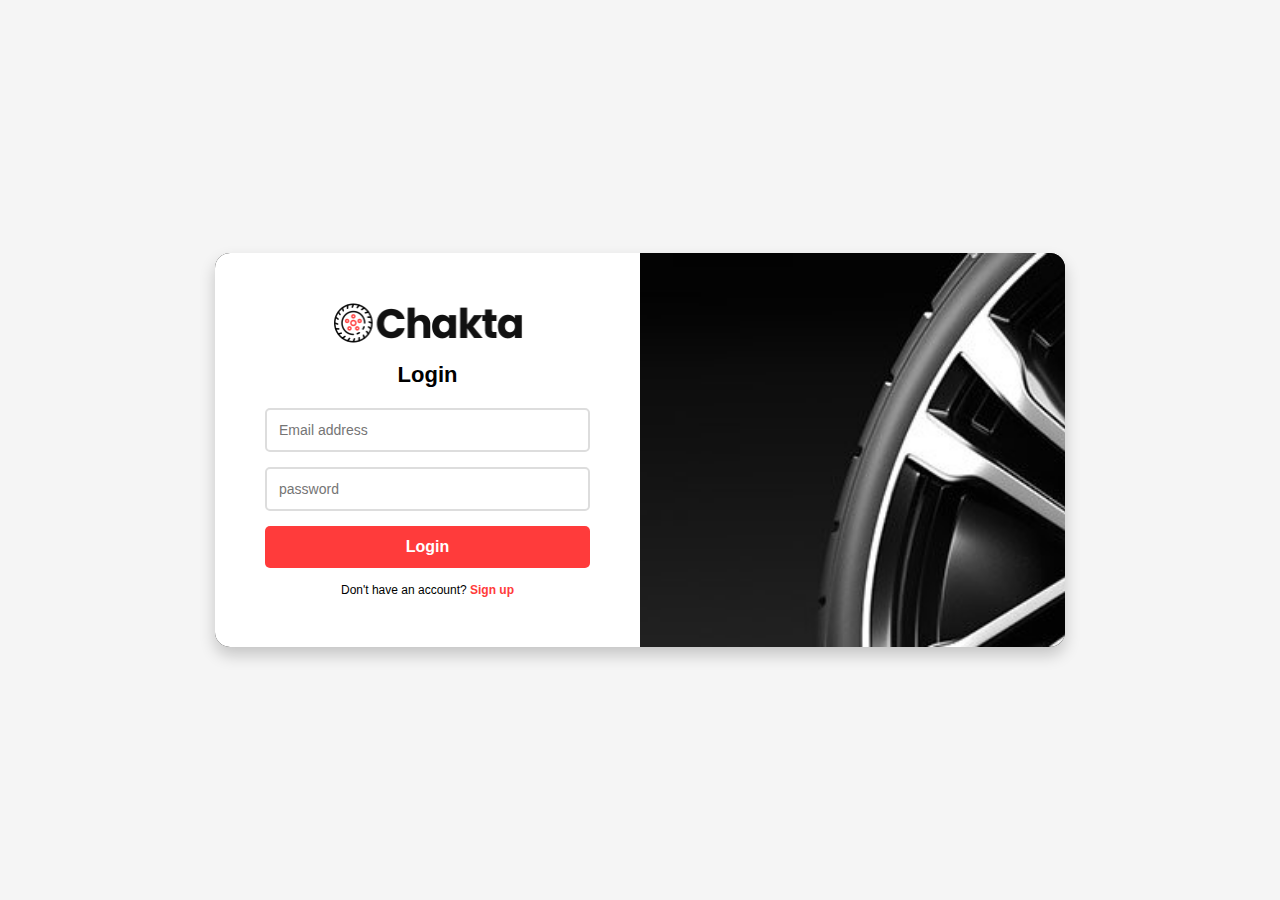
<file: MyProject/login.html>
<!DOCTYPE html>
<html lang="en">
<head>
    <meta charset="UTF-8">
    <meta name="viewport" content="width=device-width, initial-scale=1.0">
    <link rel="stylesheet" href="login.css">
    <title>Login Page</title>
</head>
<body>
    <div class="wrapper">
        <div class="container">
            <div class="logo">
                <img src="./Assests/logo.png" alt="Logo">
            </div>
            <h2>Login</h2>
            <input type="email" id="Email address" placeholder="Email address">
            <input type="password" id="password" placeholder="password">
            <button class="button" onclick="login()">Login</button>
            <p class="footer">Don't have an account? <a href="signin.html">Sign up</a></p>
        </div>
        <div class="image-container">
            <img src="./Assests/of-bg-3.jpg" alt="" class="img">
        </div>
    </div>

    <script>
     function login() {
        let name = document.getElementById("Email address").value
        let pass = document.getElementById("password").value
        

        //Retrieve stored datas
        let storedUser = localStorage.getItem("Email address")
        let storedPass = localStorage.getItem("Password");


        //Check if entered detail match stored details
        if (name === storedUser && pass === storedPass){
            document.getElementById("message")
            alert("login successful")
            window.location.href="home.html"
         } else{
            alert("invalid credentials")
        }
        }
    </script>
    </body>
    </html>
</file>
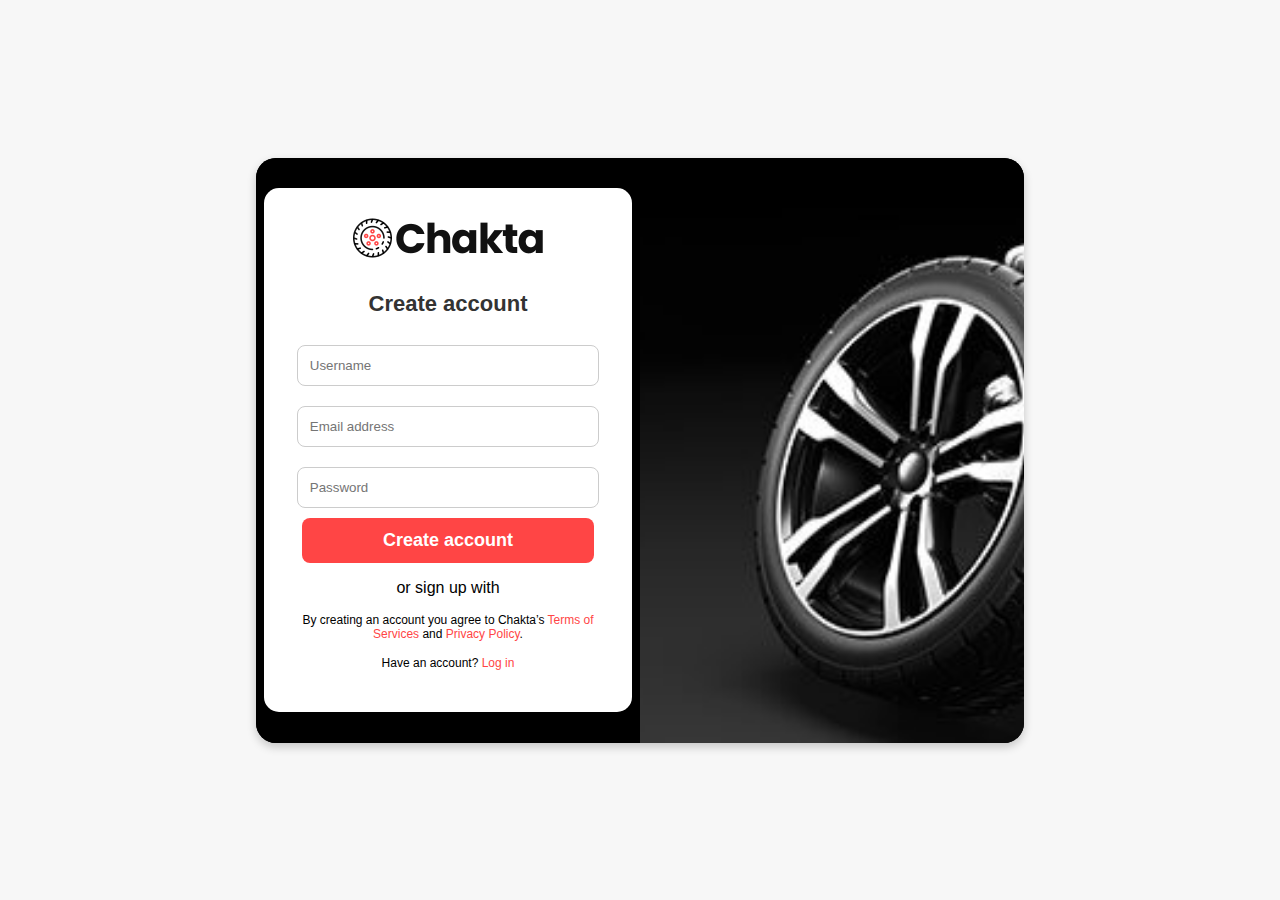
<file: MyProject/signin.html>
<!DOCTYPE html>
<html lang="en">
<head>
    <meta charset="UTF-8">
    <meta name="viewport" content="width=device-width, initial-scale=1.0">
    <link rel="stylesheet" href="signin.css">
    <title>Signup Page</title>
</head>
<body>
    <div class="wrapper">
        <div class="container">
            <div class="card">
                <div class="logo">
                    <img src="./Assests/logo.png" alt="Logo">
                </div>
                <h2>Create account</h2>
                <input type="text" id="Username" placeholder="Username">
                <input type="email" id="Email address" placeholder="Email address">
                <input type="password" id="Password" placeholder="Password">
                <button class="btn" onclick="register ()">Create account</button>
                <p>or sign up with</p> 
                <p class="footer">By creating an account you agree to Chakta’s <a href="">Terms of Services</a> and <a href="#">Privacy Policy</a>.</p>
                <p class="footer">Have an account? <a href="login.html">Log in</a></p>
            </div>
        </div>
        <div class="image-container">
            <img src="./Assests/of-bg-4.jpg" alt="Tyre Image" class="img">
        </div>
    </div>
    <script>
        function register(){
     let email = document.getElementById("Email address").value
     let password = document.getElementById("Password").value


    // Checks for empty fields
    if(email === "" || password === ""){
        document.getElementById("message")
        alert("please ensure all fields are filled")
        return;
    }

    // Stores user details in our local storage
    localStorage.setItem("Email address", email);
    localStorage.setItem("Password", password)
     alert("Registration Successful")
}
    </script>
</body>
</html>
</file>
<file: MyProject/CSS/home.css>
*{
    margin: 0;
    padding: 0;
    box-sizing: border-box;
}
.header {
    width: 100%;
    background-color: white;
    padding: 15px 0;
    display: flex;
    flex-direction: column;
    align-items: center;
}

.container {
    display: flex;
    align-items: center;
    justify-content: space-between;
    width: 90%;
    max-width: 1200px;
}

.contact-info {
    display: flex;
    align-items: center;
    gap: 40px;
}

.info-box {
    display: flex;
    align-items: center;
    gap: 10px;
    color: #E60000;
}

.info-title {
    font-size: 14px;
    color: #666;
    font-weight: bold;
}

.info-text {
    font-size: 16px;
    font-weight: bold;
    color: black;
}

.search-box {
    display: flex;
    align-items: center;
    background: white;
    padding: 5px;
    border-radius: 20px;
    border: 1px solid #ddd;
    box-shadow: 2px 2px 5px rgba(0, 0, 0, 0.1);
}

.search-input {
    border: none;
    outline: none;
    padding: 8px;
    width: 200px;
    font-size: 16px;
}

.search-btn {
    background: transparent;
    border: none;
    cursor: pointer;
    font-size: 16px;
    padding: 5px;
}

.nav_bar {
    width: 100%;
    display: flex;
    align-items: center;
    gap: 20px;
    background: #ff3333;
    padding: 15px 40px;
}

.nav {
    text-decoration: none;
    color: white;
    font-size: 20px;
    font-weight: bold;
    padding: 10px;
}

.dropdown {
    position: relative;
    display: inline-block;
}

.dropdown-menu {
    position: absolute;
    top: 100%;
    left: 0;
    background: white;
    min-width: 150px;
    display: none;
    border-radius: 5px;
}
.dropdown-menu a {
    display: block;
    padding: 10px;
    color: black;
    text-decoration: none;
    font-size: 15px;
    font-weight: 200;
}

.dropdown-menu a:hover {
    background: #ff3333;
    color: white;
}
.dropdown:hover .dropdown-menu {
    display: block;
}
.icons {
    display: flex;
    align-items: center;
    margin-left: auto;
}

.icons i {
    font-size: 20px;
    color: #fff;
    margin-left: 15px;
}

.body{
    position: relative;
    width: 100%;
    height: 600px;
    display: flex;
    background-color: #543B3F;
    background-image: url("/MyProject/Assests/hero-2_1.jpg");
    background-position: center;
    background-size: cover;
    background-repeat: no-repeat
}
.cover{
    position: absolute;
    width: 100%;
    height: 100%;
    background-color: rgba(0, 0, 0, 0.586);
    display: flex;
    justify-content: center;
    align-items: center;
    padding: 20px 0px;
    z-index: 4;
}
.text_holder{
    display: flex;
    align-items: center;
    justify-content: center;
    flex-direction: column;
}
.big_text{
    position: absolute;
    top: 380px;
    font-size: 90px;
    color: #ffffffff;
    font-weight: 800px;
    z-index: 100;
}
.small_text{
    position: relative;
    bottom: 300px;
    font-size: 28px;
    font-weight: 500%;
    color: #fff;
    z-index: 100;
}
.holder-con{
    display: flex;
    justify-content: space-around;
    align-items: center;
}

.holder{
    position: absolute;
    width: 70%;
    height: 130px;
    background-color: #fff;
    display: flex;
    justify-content: center;
    align-items: center;
    z-index: 1000;
    top: 550px;
}
.boxes{
    position: relative;
    width: 100%;
    height: 70%;
    display: flex;
    justify-content: center;
    align-items: center;
    margin: 30px;
}
.box{
    width: 80%;
    height: 60px;
    display: flex;
    align-items: center;
    justify-content: space-between;
    background-color: #F7F7F7;
    margin-left: 70px;
    gap: 2%;
}
.auto_parts{
    width: 100%;
    height: 70px;
    background-color: #ff6767;
    color: white;
    border: none;
    font-size: 17px;
}
.topic{
    display: flex;
    align-items: center;
    justify-content: center;
}
.note{
    display: flex;
    align-items: center;
    justify-content: center;
}

.cat{
    background-color: #f6f6f6;
    display: grid;
    grid-template-columns: repeat(2, 500px);
    justify-content: center;
    padding: 50px;
    row-gap: 20px;
    column-gap: 30px;
}
.card{
    display: flex;
    flex-direction: row;
    background-color: #fff;
    padding: 10px;
    border-radius: 5px;
}
.card img{
    width: 200px;
    height: 200px;
    margin: auto 24px 0 0;
}
.card-details{  
    background-color: #fff;
    display: flex;
    flex-direction: column;
    justify-content: center;
}
.ratingStar{
    color: #FBB71C;
    display: flex;
    flex-direction: row;
}
.card-details .title{
    background-color: #fff;
    font-size: 20px;
    font-weight: bold;
}
.card-details .info{
    margin: 5px 0;
    background-color: #fff;
    font-size: 16px;
    color: #959595
}
.card-details button{
    outline: none;
    border: none;
    background-color: #ff6767;
    width: fit-content;
    padding: 10px 20px;
    border-radius: 25px;
    margin: 10px 0;
    color: #ffffff;
    font-weight: bold;
}

.parent{
    width: 100%;
    height: 100%;
    padding-top: 80px;
}
.pics{
    position: relative;
    width: 100%;
    height: 250px;
    display: flex;
    background-color: #543B3F;
    background-image: url("/MyProject/Assests/company-bg.jpg");
    background-position: center;
    background-size: cover;
    background-repeat: no-repeat
}
.background{
    position: absolute;
    width: 100%;
    height: 100%;
    background-color: #ed4848ed;
}
.logos{
    z-index: 100;
    display: flex;
    height: 190px;
    padding-top: 70px;
    padding-left: 355px;
    gap: 10%;
}
.con{
    background-color: #f6f6f6;
    justify-content: center;
    padding: 50px;
    row-gap: 20px;
    column-gap: 30px;
}

.image-grid{
    display: grid;
    grid-template-columns: repeat(2, 700px);
    justify-content: center;
    padding: 100px;
    row-gap: 20px;
    column-gap: 30px;
}
.image-grid img{
    width: 100%;
    margin: 0;
    height: 100%;
}
.image-grid .card{
    position: relative;
    color: #fff;
}
.image-grid .card .details{
    position: absolute;
    top: 30%;
    left: 10%;
    z-index: 9999;
    display: flex;
    flex-direction: column;
    
}
.details .offer{
    color: yellow;
    font-size: 20px;
}
.details .info{
    font-size: 30px;
    font-weight: 800;
    width: 70%;
}
.details button{ 
    outline: none;
    border: none;
    background-color: #ff6767;
    width: fit-content;
    padding: 10px 20px;
    border-radius: 25px;
    margin: 10px 0;
    color: #ffffff;
    font-weight: bold;
}
.top{
    display: flex;
    align-items: center;
    justify-content: center;
}
.below{
    display: flex;
    align-items: center;
    justify-content: center;
}
.product-container{
    /* background-color: black; */
    display: flex;
    flex-wrap: wrap;
    justify-content: center;
    gap: 20px;
    max-width: 1200px;
    margin: auto;
    padding-top: 50px;
} 
.product-card {
    position: relative;
    width: 270px;
    background-color: #fff;
    padding: 15px;
    text-align: center;
    box-shadow: 0px 4px 10px rgba(0, 0, 0, 0.2);
}

.product-card img {
    width: 100%;
    height: auto;
    object-fit: contain;
    background: #F7F7F7;
    padding: 10px;
}

.discount {
    position: absolute;
    top: 10px;
    left: 10px;
    background: red;
    color: #cec8c8;
    padding: 5px 10px;
    font-size: 14px;
    border: none;
    cursor: pointer;
    font-weight: bold;
}

.product-info {
    text-align: left;
    margin-top: 10px;
    padding-left: 2px;
}

.product-info h3 {
    font-size: 16px;
    margin-bottom: 5px;
    background-color: transparent;
}

.product-info p {
    font-size: 20px;
    margin: 0;
}

.old-price {
    text-decoration: line-through;
    color: #777;
}

.price {
    font-weight: bold;
    color: #E60000;
}
.icon{
    display: flex;
    align-items: center;
    justify-content: center;
    position: absolute; 
    top: 10px;
    right: 10px; 
    width: 30px; 
    height: 30px;
    background: white;
    border-radius: 40%;
    cursor: pointer;
}
.view-product{
    width: 170px;
    height: 50px;
    display: flex;
    align-items: center;
    justify-content: center;
    border: 1px solid gray;
    border-radius: 30px;
    border-width:  3px;
    font-size: 13px;
    font-weight: 50px;
    background-color: #fff;
    color: #777;
    cursor: pointer;
}
/* .pointer{
    display: flex;
    margin: 7px;
    color: #777;
} */
.view-product:hover{
    background-color: #E60000;
    color: #fff;
}
.development{
    display: flex;
    align-items: center;
    justify-content: center;
}
.img{
    position: relative;
    width: 100%;
    height: 450px;
    display: flex;
    justify-content: center;
    align-items: center;
    background-color: #543B3F;
    background-image: url("/MyProject/Assests/newsletter-bg \(2\).jpg");
    background-position: center;
    background-size: cover;
    background-repeat: no-repeat
}
.deam{
    position: absolute;
    width: 100%;
    height: 100%;
    background-color: rgba(0, 0, 0, 0.819);
    display: flex;
    justify-content: center;
    align-items: center;
    flex-direction: column;
    padding: 20px 0px;
    z-index: 10;
}
.dev-note {
    position: absolute;
    top: 20%; 
    width: 100%; 
    display: flex;
    flex-direction: column;
    align-items: center;
    justify-content: center;
    text-align: center;
    z-index: 66;
}

.news {
    font-size: 16px;
    color: #FBB71C;
    text-decoration: underline;
    margin-bottom: 10px;
}

.txt {
    font-size: 50px;
    color: #ffffff;
    font-weight: 800;
    width: 1000px; 
    text-align: center;
    line-height: 1.2;
    padding-bottom: 20px;
}
.news-box {
    display: flex;
    justify-content: center;
    align-items: center;
    width: 100%;
    margin-top: 20px;
    z-index: 33;
}

.news-box-holder {
    display: flex;
    justify-content: center;
    align-items: center;
    background: white;
    padding: 5px;
    border-radius: 50px;
    width: 600px;
    box-shadow: 0px 5px 15px rgba(0, 0, 0, 0.2);
}

.nbh {
    display: flex;
    width: 100%;
    align-items: center;
    justify-content: center;
    padding: 10px;
    gap: 10px;
    border-radius: 50px;
    background: white;
}

.input {
    height: 50px;
    width: 70%; 
    border: none;
    outline: none;
    padding-left: 15px;
    font-size: 16px;
    border-radius: 25px;
    background: transparent;
    z-index: 55;
}

.B {
    height: 50px;
    width: 30%; 
    background-color: #FF4545;
    color: white;
    border: none;
    border-radius: 25px;
    font-size: 16px;
    font-weight: bold;
    cursor: pointer;
    transition: background-color 0.3s ease;
    display: flex;
    align-items: center;
    justify-content: center;
}
.B:hover{
    cursor: pointer;
}
.selling-product{
    /* display: flex; */
    justify-content: center;
    align-items: center;
    padding-top: 80px;
}
.U{
    display: flex;
    align-items: center;
    justify-content: center;
}
.D{
    display: flex;
    align-items: center;
    justify-content: center;
}
.spare-con{
    display: flex;
    flex-wrap: wrap;
    justify-content: center;
    gap: 20px;
    max-width: 1200px;
    margin: auto;
    padding-top: 50px;
}
.spare{
    position: relative;
    width: 270px;
    background: #f7f7f7e5;
    padding: 15px;
    text-align: center;
}
.spare img{
    width: 100%;
    height: auto;
    object-fit: contain;
    background: #F7F7F7;
    padding: 10px;
}
.ratingStars{
    color: #FBB71C;
    display: flex;
    flex-direction: row;
}
.dis-count {
    position: absolute;
    top: 10px;
    left: 10px;
    background: red;
    color: #cec8c8;
    padding: 5px 10px;
    font-size: 14px;
    border: none;
    cursor: pointer;
    font-weight: bold;
}
.spare-info {
    text-align: left;
    margin-top: 10px;
    padding-left: 2px;
}

.spare-info h3 {
    font-size: 16px;
    margin-bottom: 5px;
    background-color: transparent;
}

.spare-info p {
    font-size: 20px;
    margin: 0;
}

.old-prices{
    text-decoration: line-through;
    color: #777;
}

.prices{
    font-weight: bold;
    color: #E60000;
}
.cus{
    display: flex;
    flex-direction: column;
    align-items: center;
    justify-content: center;
    padding-top: 50px;
}
.reviewUp{
    display: flex;
    align-items: center;
    justify-content: center;
}
.reviewDown{
    display: flex;
    align-items: center;
    justify-content: center;
}
.testimonial-container {
    display: flex;
    justify-content: center;
    gap: 30px;
    flex-wrap: wrap;
    padding-top: 60px;
}


.testimonial-card {
    background: #fff;
    padding: 20px;
    border-radius: 10px;
    box-shadow: 0px 4px 10px rgba(0, 0, 0, 0.1);
    width: 350px;
    display: flex;
    flex-direction: column;
    line-height: 2;
    /* font-size: 20px; */
}

.profile {
    display: flex;
    align-items: center;
    gap: 10px;
}

.profile img {
    width: 60px;
    height: 60px;
    border-radius: 50%;
    object-fit: cover;
}

.profile h2 {
    font-size: 18px;
    color: #333;
    font-weight: bold;
    display: flex;
    flex-direction: column;
}

.profile h2 span {
    font-size: 14px;
    color: #ff0000;
    font-weight: normal;
}

.testimonial-text {
    font-size: 18px;
    color: #555;
}

.ratings {
    color: #FFD700;
    font-size: 16px;
    margin-top: 10px; 
}

.quote-icon {
    font-size: 24px;
    color: #FF4545;
    margin-top: 10px;
}

.blog-section {
    text-align: center;
    padding: 50px 5%;
    width: 100%;
}

.blog-section h2 {
    font-size: 2rem;
    margin-bottom: 10px;
    font-weight: bold;
}

.blog-section p {
    color: #555;
    max-width: 600px;
    margin: 0 auto 30px auto; 
    font-size: 1rem;
}

.blog-container {
    display: flex;
    justify-content: center; 
    align-items: center;
    gap: 15px; 
    flex-wrap: wrap;
    padding: 0 10px; 
}

.blog-card {
    position: relative;
    width: 360px; 
    height: 350px;
    overflow: hidden;
    border-radius: 8px;
    box-shadow: 0 5px 10px rgba(0, 0, 0, 0.1);
    margin-bottom: 20px; 
}

.blog-card:hover {
  
}

.blog-card img {
    width: 100%;
    height: 100%;
    object-fit: cover;
}

.blog-content {
    position: absolute;
    bottom: 0;
    left: 0;
    right: 0;
    background: rgba(0, 0, 0, 0.6);
    color: white;
    padding: 15px;
    text-align: left;
}

.blog-card:hover .blog-content {
    background: rgba(0, 0, 0, 0.8);
}

.blog-content i {
    margin-right: 8px;
}

.blog-content h3 {
    font-size: 1.1rem;
    margin: 8px 0;
    font-weight: bold;
}

.read-more {
    display: inline-flex;
    align-items: center;
    background: #FF4545;
    color: white;
    border: none;
    padding: 8px 12px;
    font-size: 0.9rem;
    cursor: pointer;
    border-radius: 20px;
}

.read-more i {
    margin-left: 5px;
}

.read-more:hover {
    background: #fff;
    color: black;
}
.tags {
    width: 100vw;
    height: 160px; 
    background-color: #ed4848;
    /* padding: 20px 0; */
    display: flex;
    justify-content: center;
    margin-top: 70px;
}

.imgs {
    display: flex;
    justify-content: center;
    gap: 50px;
    align-items: center;
    flex-wrap: wrap;
}

.imgs img {
    width: 80px;
    height: 80px;
}

.footer {
    background-color: #0d0d0d; 
    color: #fff;
    padding: 50px 0;
    font-family: "Poppins", sans-serif;
}
.footer-container {
    display: flex;
    justify-content: space-between;
    align-items: flex-start;
    max-width: 1200px;
    margin: 0 auto;
    flex-wrap: wrap;
    padding: 0 20px;
}

.footer-section {
    flex: 1;
    min-width: 220px;
    margin: 20px;
}

.footer-section-brand {
    flex: 1.5;
    min-width: 300px;
    text-align: left;
}

.L {
    width: 150px;
    margin-bottom: 10px;
    display: block;
}

.social-icons {
    display: flex;
    gap: 10px;
    margin-top: 10px;
}

.social-icons i {
    font-size: 18px;
    cursor: pointer;
    transition: color 0.3s ease-in-out;
}

.social-icons i:hover {
    color: #ff4b2b; 
}
.footer-section h3 {
    font-size: 18px;
    font-weight: 600;
    margin-bottom: 15px;
    text-transform: uppercase;
}

.footer-section ul {
    list-style: none;
    padding: 0;
}

.footer-section ul li {
    margin-bottom: 10px;
    font-size: 14px;
    cursor: pointer;
    transition: color 0.3s;
}

.footer-section ul li:hover {
    color: #ff4b2b;
}

.footer-section p {
    font-size: 14px;
    margin-bottom: 10px;
}

.footer-section p i {
    margin-right: 8px;
    color: #ff4b2b;
}

.payment-icons img {
    width: 100px;
    margin-top: 10px;
}

.footer-bottom {
    text-align: center;
    font-size: 14px;
    padding: 15px 0;
    border-top: 1px solid rgba(255, 255, 255, 0.2);
    margin-top: 20px;
}

body, html {
    overflow-x: hidden;
}
</file>
<file: MyProject/CSS/BlogStandard.css>
body {
    font-family: Arial, sans-serif;
    margin: 0;
    padding: 0;
    box-sizing: border-box;
    overflow-x: hidden;
}

.header {
    width: 100%;
    background-color: white;
    padding: 15px 0;
    display: flex;
    flex-direction: column;
    align-items: center;
}

.container {
    display: flex;
    align-items: center;
    justify-content: space-between;
    width: 90%;
    max-width: 1200px;
}

.contact-info {
    display: flex;
    align-items: center;
    gap: 40px;
}

.info-box {
    display: flex;
    align-items: center;
    gap: 10px;
    color: #E60000;
}

.info-title {
    font-size: 14px;
    color: #666;
    font-weight: bold;
}

.info-text {
    font-size: 16px;
    font-weight: bold;
    color: black;
}

.search-box {
    display: flex;
    align-items: center;
    background: white;
    padding: 5px;
    border-radius: 20px;
    border: 1px solid #ddd;
    box-shadow: 2px 2px 5px rgba(0, 0, 0, 0.1);
}

.search-input {
    border: none;
    outline: none;
    padding: 8px;
    width: 200px;
    font-size: 16px;
}

.search-btn {
    background: transparent;
    border: none;
    cursor: pointer;
    font-size: 16px;
    padding: 5px;
}

.nav_bar {
    width: 100%;
    display: flex;
    align-items: center;
    gap: 20px;
    background: #ff3333;
    padding: 15px 40px;
}

.nav {
    text-decoration: none;
    color: white;
    font-size: 20px;
    font-weight: bold;
    padding: 10px;
}

.dropdown {
    position: relative;
    display: inline-block;
}

.dropdown-menu {
    position: absolute;
    top: 100%;
    left: 0;
    background: white;
    min-width: 150px;
    display: none;
    border-radius: 5px;
}
.dropdown-menu a {
    display: block;
    padding: 10px;
    color: black;
    text-decoration: none;
    font-size: 15px;
    font-weight: 200;
}

.dropdown-menu a:hover {
    background: #ff3333;
    color: white;
}
.dropdown:hover .dropdown-menu {
    display: block;
}
.icons {
    display: flex;
    align-items: center;
    margin-left: auto;
}

.icons i {
    font-size: 20px;
    color: #fff;
    margin-left: 15px;
}

.hero {
    background: url('/MyProject/Assests/breadcrumbs-bg.jpg');
    background-size: cover;
    background-repeat: no-repeat;
    text-align: center;
    padding: 100px 0;
    color: white;
    font-size: 48px;
    font-weight: bold;
    position: relative;
}

.hero h1 {
    margin: 0;
    font-size: 64px;
    text-shadow: 2px 2px 10px rgba(0, 0, 0, 0.5);
}

main {
    display: flex;
    padding: 50px 10%;
    gap: 50px;
    align-items: flex-start;
}

aside {
    width: 30%;
    padding: 25px;
    background: #f9f9f9;
    border-radius: 8px;
    box-shadow: 0 2px 4px rgba(0, 0, 0, 0.1);
}

aside input {
    width: 100%;
    padding: 10px;
    margin-bottom: 20px;
    border: 1px solid #ccc;
    border-radius: 4px;
}

aside h2 {
    font-size: 22px;
    margin-bottom: 15px;
}

aside ul {
    list-style: none;
    padding: 0;
}

aside ul li {
    margin-bottom: 12px;
}

aside ul li a {
    text-decoration: none;
    color: gray;
    font-size: 16px;
}
aside ul li a:hover{
    color: #ff3333;
}

.blog-content {
    width: 100%;
    padding: 25px;
    background: #fff;
    display: flex;
    flex-direction: column;
    border-radius: 8px;
    /* box-shadow: 0 4px 8px rgba(0, 0, 0, 0.1); */
}

.blog-content img {
    width: 100%;
    border-radius: 8px;
    /* box-shadow: 0 4px 8px rgba(0, 0, 0, 0.2); */
}

.blog-post {
    width: 100%;
    max-width: 900px;
    padding: 30px;
    background: #fff;
    border-radius: 8px;
    box-shadow: 0 4px 8px rgba(0, 0, 0, 0.1);
    margin-bottom: 30px;
}

.blog-post h2 {
    font-size: 28px;
    color: #333;
    margin-bottom: 10px;
}

.blog-post p {
    font-size: 16px;
    color: #666;
    line-height: 1.6;
}

.read-more {
    display: inline-block;
    padding: 10px 20px;
    background: #ff3333;
    color: white;
    text-decoration: none;
    border-radius: 5px;
    font-weight: bold;
    transition: 0.3s;
}

.read-more:hover {
    background: #cc0000;
}

.video-container {
    width: 100%;
    max-width: 900px;
    position: relative;
    height: 500px; 
    overflow: hidden;
    border-radius: 8px;
}

.video-container video {
    position: absolute;
    top: 0;
    left: 0;
    width: 100%;
    height: 100%;
    object-fit: cover;
}

.popular-posts, .tags {
    background: #fff;
    padding: 20px;
    border-radius: 8px;
    box-shadow: 0 2px 4px rgba(0, 0, 0, 0.1);
    margin-bottom: 20px;
}

.popular-posts h2, .tags h2 {
    font-size: 20px;
    margin-bottom: 15px;
}

.popular-posts ul, .tags ul {
    list-style: none;
    padding: 0;
}

.popular-posts ul li, .tags ul li {
    display: flex;
    align-items: center;
    gap: 10px;
    margin-bottom: 10px;
}

.popular-posts ul li img {
    width: 50px;
    height: 50px;
    border-radius: 4px;
    object-fit: cover;
}

.popular-posts ul li a {
    text-decoration: none;
    color: black;
    font-size: 16px;
    font-weight: bold;
}

.popular-posts ul li a:hover {
    color: #ff3333;
}

.tags ul {
    display: flex;
    flex-wrap: wrap;
    gap: 10px;
}

.tags ul li {
    background: #f0f0f0;
    padding: 5px 10px;
    border-radius: 4px;
    font-size: 14px;
    cursor: pointer;
}

.tags ul li:hover {
    background: #ff3333;
    color: white;
}
.service-banner{
    position: relative;
    width: 100%;
    height: 600px;
    display: flex;
    padding-top: 20px;
    background-color: #543B3F;
    background-image: url("/MyProject/Assests/add-1.jpg");
    background-position: center;
    background-size: cover;
    background-repeat: no-repeat;
}
.cover{
    position: absolute;
    width: 100%;
    height: 500px;
    background-color: rgba(0, 0, 0, 0.586);
    display: flex;
    justify-content: center;
    align-items: center;
    padding: 20px 0px;
    /* padding-bottom: 10px; */
}

.overlay {
    position: absolute;
    top: 0;
    left: 0;
    width: 100%;
    height: 100%;
    display: flex;
    flex-direction: column;
    justify-content: center;
    align-items: center;
    text-align: center;
    color: white;
    padding: 20px;
}

.overlay h2 {
    font-size: 24px;
    font-weight: 400;
    margin-bottom: 15px;
}

.overlay h2 span {
    font-weight: 700;
}

.shop-btn {
    width: 120px;
    display: inline-block;
    background: #ff4a4a;
    color: white;
    padding: 12px 20px;
    font-size: 16px;
    font-weight: bold;
    border-radius: 30px;
    text-decoration: none;
    margin-top: 10px;
    display: flex;
    align-items: center;
    gap: 10px;
}

.shop-btn span {
    font-size: 18px;
}
#bgVideo {
    width: 100%;
    height: 500px;
    object-fit: cover;
}

.blog-section .blog-text {
    padding: 20px;
}

.blog-section h2 {
    font-size: 30px;
    color: #333;
    margin-bottom: 10px;
}

.blog-section p {
    font-size: 16px;
    color: #666;
    line-height: 1.6;
}
.read{
    width: 150px;
    display: flex;
    background: #fff;
    color: gray;
    padding: 12px 20px;
    font-size: 16px;
    font-weight: bold;
    border-radius: 30px;
    text-decoration: none;
    margin-top: 10px;
    display: flex;
    align-items: center;
    border: 2px solid gray;
}
.read:hover{
    background-color: #ff4a4a;
    color: white;
}
.pics{
    width: 100%;
    padding: 25px;
    background: #fff;
    display: flex;
    flex-direction: column;
}
.pics img{
    width: 100%;
    border-radius: 8px;
}
footer {
    background: #111;
    color: white;
    padding: 40px 0;
    text-align: center;
}

.footer-container {
    display: flex;
    justify-content: space-between;
    align-items: start;
    flex-wrap: wrap;
    max-width: 1200px;
    margin: auto;
    padding: 0 20px;
}

.footer-section {
    flex: 1;
    min-width: 200px;
    margin-bottom: 20px;
    text-align: left;
}

.footer-section h3 {
    font-size: 20px;
    margin-bottom: 15px;
}

.footer-section a {
    color: white;
    text-decoration: none;
    display: block;
    margin-bottom: 8px;
}

.footer-section a:hover {
    color: #ff3333;
}

.footer-bottom {
    margin-top: 20px;
    border-top: 1px solid #444;
    padding-top: 20px;
    text-align: center;
}

.footer-social {
    display: flex;
    gap: 10px;
    justify-content: center;
    align-items: center;
    margin-top: 10px;
}

.footer-social a {
    color: white;
    font-size: 18px;
    transition: 0.3s;
}

.footer-social a:hover {
    color: #ff3333;
}
</file>
<file: MyProject/CSS/Category.css>
.header {
    width: 100%;
    background-color: white;
    padding: 15px 0;
    display: flex;
    flex-direction: column;
    align-items: center;
}

.container {
    display: flex;
    align-items: center;
    justify-content: space-between;
    width: 90%;
    max-width: 1200px;
}

.contact-info {
    display: flex;
    align-items: center;
    gap: 40px;
}

.info-box {
    display: flex;
    align-items: center;
    gap: 10px;
    color: #E60000;
}

.info-title {
    font-size: 14px;
    color: #666;
    font-weight: bold;
}

.info-text {
    font-size: 16px;
    font-weight: bold;
    color: black;
}

.search-box {
    display: flex;
    align-items: center;
    background: white;
    padding: 5px;
    border-radius: 20px;
    border: 1px solid #ddd;
    box-shadow: 2px 2px 5px rgba(0, 0, 0, 0.1);
}

.search-input {
    border: none;
    outline: none;
    padding: 8px;
    width: 200px;
    font-size: 16px;
}

.search-btn {
    background: transparent;
    border: none;
    cursor: pointer;
    font-size: 16px;
    padding: 5px;
}

.nav_bar {
    width: 100%;
    display: flex;
    align-items: center;
    gap: 20px;
    background: #ff3333;
    padding: 15px 40px;
}

.nav {
    text-decoration: none;
    color: white;
    font-size: 20px;
    font-weight: bold;
    padding: 10px;
}

.dropdown {
    position: relative;
    display: inline-block;
}

.dropdown-menu {
    position: absolute;
    top: 100%;
    left: 0;
    background: white;
    min-width: 150px;
    display: none;
    border-radius: 5px;
}
.dropdown-menu a {
    display: block;
    padding: 10px;
    color: black;
    text-decoration: none;
    font-size: 15px;
    font-weight: 200;
}

.dropdown-menu a:hover {
    background: #ff3333;
    color: white;
}
.dropdown:hover .dropdown-menu {
    display: block;
}
.icons {
    display: flex;
    align-items: center;
    margin-left: auto;
}

.icons i {
    font-size: 20px;
    color: #fff;
    margin-left: 15px;
}

.hero{
    background-image: url("/MyProject/Assests/of-bg-4.jpg");
    background-repeat: no-repeat;
    background-size: cover;
    height: 300px;
    width: 100%;
    padding: 80px 0 0 0;
}
.hero h1{
    text-align: center;
    color: #ffffff;
    font-size: 60px;
}
.hero p{
    width: 60%;
    text-align: center;
    color: #ffffff;
    margin: 5px auto;
}
.hero p .category{
    color: red;
}
.section1{
    width: 50%;
    margin: 60px auto;
    text-align: center;
}
.section1 p{
    margin: 20px auto;
}
.section1 h1{
    font-size: 35px;
}

.category-list{
    background-color: #fff;
    display: grid;
    grid-template-columns: repeat(2, 500px);
    justify-content: center;
    padding: 50px;
    row-gap: 20px;
    column-gap: 30px;
}
.card{
    display: flex;
    flex-direction: row;
    background-color: #fff;
    padding: 10px;
    border-radius: 5px;
    box-shadow: 0 5px 10px rgba(0, 0, 0, 0.1);
}
.card img{
    width: 200px;
    height: 200px;
    margin: auto 24px 0 0;
}
.card-details{  
    background-color: #fff;
    display: flex;
    flex-direction: column;
    justify-content: center;
}
.card-details .title{
    background-color: #fff;
    font-size: 20px;
    font-weight: bold;
}
.card-details .info{
    margin: 5px 0;
    background-color: #fff;
    font-size: 16px;
    color: #959595
}
.card-details button{
    outline: none;
    border: none;
    background-color: #ff6767;
    width: fit-content;
    padding: 10px 20px;
    border-radius: 25px;
    margin: 10px 0;
    color: #ffffff;
    font-weight: bold;
}
.ratingStar{
    color: #FBB71C;
    display: flex;
    flex-direction: row;
}


.footer {
    background-color: #0d0d0d; 
    color: #fff;
    padding: 50px 0;
    font-family: "Poppins", sans-serif;
}
.footer-container {
    display: flex;
    justify-content: space-between;
    align-items: flex-start;
    max-width: 1200px;
    margin: 0 auto;
    flex-wrap: wrap;
    padding: 0 20px;
}

.footer-section {
    flex: 1;
    min-width: 220px;
    margin: 20px;
}

.footer-section-brand {
    flex: 1.5;
    min-width: 300px;
    text-align: left;
}

.L {
    width: 150px;
    margin-bottom: 10px;
    display: block;
}

.social-icons {
    display: flex;
    gap: 10px;
    margin-top: 10px;
}

.social-icons i {
    font-size: 18px;
    cursor: pointer;
    transition: color 0.3s ease-in-out;
}

.social-icons i:hover {
    color: #ff4b2b; 
}
.footer-section h3 {
    font-size: 18px;
    font-weight: 600;
    margin-bottom: 15px;
    text-transform: uppercase;
}

.footer-section ul {
    list-style: none;
    padding: 0;
}

.footer-section ul li {
    margin-bottom: 10px;
    font-size: 14px;
    cursor: pointer;
    transition: color 0.3s;
}

.footer-section ul li:hover {
    color: #ff4b2b;
}

.footer-section p {
    font-size: 14px;
    margin-bottom: 10px;
}

.footer-section p i {
    margin-right: 8px;
    color: #ff4b2b;
}

.payment-icons img {
    width: 100px;
    margin-top: 10px;
}

.footer-bottom {
    text-align: center;
    font-size: 14px;
    padding: 15px 0;
    border-top: 1px solid rgba(255, 255, 255, 0.2);
    margin-top: 20px;
}

body, html {
    overflow-x: hidden;
}
</file>
<file: MyProject/CSS/details.css>
body {
    font-family: 'Arial', sans-serif;
    margin: 0;
    padding: 0;
    background-color: #fff;
    color: #333;
}

.container {
    display: flex;
    max-width: 1200px;
    margin: auto;
    padding: 20px;
}
.header {
    width: 100%;
    background-color: white;
    padding: 15px 0;
    display: flex;
    flex-direction: column;
    align-items: center;
}

.container {
    display: flex;
    align-items: center;
    justify-content: space-between;
    width: 90%;
    max-width: 1200px;
}

.contact-info {
    display: flex;
    align-items: center;
    gap: 40px;
}

.info-box {
    display: flex;
    align-items: center;
    gap: 10px;
    color: #E60000;
}

.info-title {
    font-size: 14px;
    color: #666;
    font-weight: bold;
}

.info-text {
    font-size: 16px;
    font-weight: bold;
    color: black;
}

.search-box {
    display: flex;
    align-items: center;
    background: white;
    padding: 5px;
    border-radius: 20px;
    border: 1px solid #ddd;
    box-shadow: 2px 2px 5px rgba(0, 0, 0, 0.1);
}

.search-input {
    border: none;
    outline: none;
    padding: 8px;
    width: 200px;
    font-size: 16px;
}

.search-btn {
    background: transparent;
    border: none;
    cursor: pointer;
    font-size: 16px;
    padding: 5px;
}

.nav_bar {
    width: 100%;
    display: flex;
    align-items: center;
    gap: 20px;
    background: #ff3333;
    padding: 15px 40px;
}

.nav {
    text-decoration: none;
    color: white;
    font-size: 20px;
    font-weight: bold;
    padding: 10px;
}

.dropdown {
    position: relative;
    display: inline-block;
}

.dropdown-menu {
    position: absolute;
    top: 100%;
    left: 0;
    background: white;
    min-width: 150px;
    display: none;
    border-radius: 5px;
}
.dropdown-menu a {
    display: block;
    padding: 10px;
    color: black;
    text-decoration: none;
    font-size: 15px;
    font-weight: 200;
}

.dropdown-menu a:hover {
    background: #ff3333;
    color: white;
}
.dropdown:hover .dropdown-menu {
    display: block;
}
.icons {
    display: flex;
    align-items: center;
    margin-left: auto;
}

.icons i {
    font-size: 20px;
    color: #fff;
    margin-left: 15px;
}
.sidebar {
    width: 30%;
    padding: 20px;
    float: left;
    margin-bottom: 430px;
}

.search-bar {
    display: flex;
    /* margin-top: 70px; */
}

.search-bar input { 
    flex: 1;
    padding: 10px;
    border: 1px solid #ddd;
}

.search-bar button {
    background-color: red;
    color: white;
    border: none;
    padding: 10px;
    cursor: pointer;
}
.categories{
    margin-top: 20px;
    border: 1px solid #3333337b;
    padding: 10px;
}

.categories h3,
.popular-posts h3 {
    font-size: 18px;
    font-weight: bold;
    margin-bottom: 10px;
}

.categories ul {
    list-style: none;
    padding: 0;
}

.categories li {
    padding: 5px 0;
    font-size: 14px;
}
.popular-posts{
    margin-top: 20px;
    border: 1px solid #33333365;
}

.popular-posts .post {
    display: flex;
    align-items: center;
    gap: 10px;
    margin-bottom: 10px;
}

.post img {
    width: 60px;
    height: 60px;
    object-fit: cover;
}

.post-info span {
    font-size: 12px;
    color: gray;
}
.post-info i {
    color: red;
}

.tags-container {
    border: 1px solid #ddd;
    padding: 15px;
    width: fit-content;
    background: #fff;
    margin-top: 25px;
}
.tags-container h3 {
    font-size: 18px;
    font-weight: bold;
    margin-bottom: 10px;
}
.tags {
    display: flex;
    flex-wrap: wrap;
    gap: 10px;
}
.tag {
    background: #f5f5f5;
    padding: 6px 12px;
    border-radius: 5px;
    font-size: 14px;
    color: #333;
    cursor: pointer;
}
.tag:hover {
    background: #FF4545;
}
/* .service-banner {
    position: relative;
    width: 350px;
    height: 500px;
    overflow: hidden;
    padding-top: 25px;
    border-radius: 10px;
} */

.service-banner{
    position: relative;
    width: 100%;
    height: 600px;
    display: flex;
    padding-top: 20px;
    background-color: #543B3F;
    background-image: url("/MyProject/Assests/add-1.jpg");
    background-position: center;
    background-size: cover;
    background-repeat: no-repeat;
}
.cover{
    position: absolute;
    width: 100%;
    height: 600px;
    background-color: rgba(0, 0, 0, 0.586);
    display: flex;
    justify-content: center;
    align-items: center;
    padding: 20px 0px;
    /* z-index: 4; */
}

.overlay {
    position: absolute;
    top: 0;
    left: 0;
    width: 100%;
    height: 100%;
    display: flex;
    flex-direction: column;
    justify-content: center;
    align-items: center;
    text-align: center;
    color: white;
    padding: 20px;
}

.overlay h2 {
    font-size: 24px;
    font-weight: 400;
    margin-bottom: 15px;
}

.overlay h2 span {
    font-weight: 700;
}

.shop-btn {
    display: inline-block;
    background: #ff4a4a;
    color: white;
    padding: 12px 20px;
    font-size: 16px;
    font-weight: bold;
    border-radius: 30px;
    text-decoration: none;
    margin-top: 10px;
    display: flex;
    align-items: center;
    gap: 10px;
}

.shop-btn span {
    font-size: 18px;
}
.content {
    width: 65%;
    float: right;
    padding-left: 20px;
    /* border: 1px solid #333333b8; */
}

.article {
    display: flex;
    flex-direction: column;
}

.article img {
    width: 100%;
    max-height: 400px; 
    object-fit: cover;
    display: block;
    /* border-radius: 10px; */
}
.article-meta {
    display: flex;
    align-items: center;
    font-size: 14px;
    color: gray;
    margin: 10px 0;
    gap: 15px;
    padding-top: 20px;
}

.article-meta span {
    display: flex;
    align-items: center;
    gap: 5px;
}

.article-meta i {
    color: red;
}

.article h2 {
    width: 500px;
    font-size: 28px;
    font-weight: bold;
    margin-top: 10px;
}

.article p {
    color: gray;
    font-size: 16px;

}
.hold{
    width: 100%;
    height: 20%;
    background-color: #F8F8F8;
    display: flex;
    justify-content: center;
    align-items: center;
    margin-top: 20px;
    border-left: 5px solid #FF4545;
}
.txt{
    width: 500px;
    font-size: 20px;
    color: #333;
    font-weight: bold;
    padding: 10px;
}
.txt span.name{
    color: #333;
    font-weight: bold;
    font-size: 20px;
}
.writeup{
    width: 750px;
    margin-top: 20px;
    font-size: 16px;
    color: #333333b8;
    line-height: 1.5;
}
.writeup span{
    font-size: 16px;
    color: #333333b8;
    margin: 20px;
    line-height: 1.5;
}
.comments-section {
    max-width: 700px;
    margin: auto;
    font-family: Arial, sans-serif;
}
.comment {
    display: flex;
    align-items: center;
    justify-content: space-between;
    gap: 15px;
    padding: 15px 0;
    border-bottom: 1px solid #ddd;
}
.comment-author {
    display: flex;
    align-items: center;
    gap: 15px;
}
.comment-author img {
    width: 65px;
    height: 65px;
    border-radius: 50%;
}
.comment-info {
    display: flex;
    flex-direction: column;
}
.comment p {
    margin: 5px 0;
    color: #333;
}
.reply-link {
    color: gray;
    font-weight: bold;
    text-decoration: none;
}
.reply-link:hover {
    color: red;
}
.comment-sec{
    max-width: 600px;
    margin: auto;
    font-family: Arial, sans-serif;
}

.comment-box,
.input-group {
    margin-bottom: 15px;
}

.comment-box label,
.input-group label {
    display: block;
    font-weight: bold;
    margin-bottom: 5px;
}

.comment-box textarea,
.input-group input {
    width: 100%;
    padding: 10px;
    border: 1px solid #ccc;
    border-radius: 5px;
    font-size: 16px;
}

.checkbox-wrapper {
    display: flex;
    align-items: center;
    gap: 8px;
    margin-bottom: 15px;
}

.checkbox-wrapper input {
    width: 16px;
    height: 16px;
}

.checkbox-wrapper label {
    font-weight: normal;
    font-size: 14px;
}

.submit-btn {
    width: 50%;
    background-color: #ff4a4a;
    color: white;
    border: none;
    padding: 12px 20px;
    font-size: 16px;
    font-weight: bold;
    cursor: pointer;
    border-radius: 5px;
    /* width: 100%; */
}
.footer {
    background-color: #0d0d0d; 
    color: #fff;
    padding: 50px 0;
    font-family: "Poppins", sans-serif;
    padding-top: 300px;
    z-index: 3;
}
.footer-container {
    display: flex;
    justify-content: space-between;
    align-items: flex-start;
    max-width: 1200px;
    margin: 0 auto;
    flex-wrap: wrap;
    padding: 0 20px;
}

.footer-section {
    flex: 1;
    min-width: 220px;
    margin: 20px;
}

.footer-section-brand {
    flex: 1.5;
    min-width: 300px;
    text-align: left;
}

.L {
    width: 150px;
    margin-bottom: 10px;
    display: block;
}

.social-icons {
    display: flex;
    gap: 10px;
    margin-top: 10px;
}

.social-icons i {
    font-size: 18px;
    cursor: pointer;
    transition: color 0.3s ease-in-out;
}

.social-icons i:hover {
    color: #ff4b2b; 
}
.footer-section h3 {
    font-size: 18px;
    font-weight: 600;
    margin-bottom: 15px;
    text-transform: uppercase;
}

.footer-section ul {
    list-style: none;
    padding: 0;
}

.footer-section ul li {
    margin-bottom: 10px;
    font-size: 14px;
    cursor: pointer;
    transition: color 0.3s;
}

.footer-section ul li:hover {
    color: #ff4b2b;
}

.footer-section p {
    font-size: 14px;
    margin-bottom: 10px;
}

.footer-section p i {
    margin-right: 8px;
    color: #ff4b2b;
}

.payment-icons img {
    width: 100px;
    margin-top: 10px;
}

.footer-bottom {
    text-align: center;
    font-size: 14px;
    padding: 15px 0;
    border-top: 1px solid rgba(255, 255, 255, 0.2);
    margin-top: 20px;
}

body, html {
    overflow-x: hidden;
}
</file>
<file: MyProject/CSS/login.css>
* {
    margin: 0;
    padding: 0;
    box-sizing: border-box;
    font-family: 'Poppins', sans-serif;
}

body {
    width: 100vw;
    height: 100vh;
    display: flex;
    justify-content: center;
    align-items: center;
    background-color: #f5f5f5;
}

.wrapper {
    display: flex;
    background: #000;
    border-radius: 15px;
    overflow: hidden;
    width: 850px;
    box-shadow: 0px 8px 16px rgba(0, 0, 0, 0.2);
}

.container {
    background: #fff;
    padding: 50px;
    width: 50%;
    display: flex;
    flex-direction: column;
    justify-content: center;
    align-items: center;
}

.logo img {
    /* height: 10; */
    width: 190px;
    margin-bottom: 15px;
}

h2 {
    font-size: 22px;
    margin-bottom: 20px;
    font-weight: 700;
}

input {
    width: 100%;
    padding: 12px;
    margin-bottom: 15px;
    border: 2px solid #ddd;
    border-radius: 5px;
    font-size: 14px;
}

button {
    width: 100%;
    padding: 12px;
    background: #ff3b3b;
    color: #fff;
    border: none;
    font-size: 16px;
    font-weight: 600;
    border-radius: 5px;
    cursor: pointer;
}

button:hover {
    background: #e63636;
}

.footer {
    margin-top: 15px;
    font-size: 12px;
    text-align: center;
}

.footer a {
    color: #ff3b3b;
    text-decoration: none;
    font-weight: 600;
}

.image-container {
    width: 50%;
}

.image-container img {
    width: 100%;
    height: 100%;
    object-fit: cover;
}
</file>
<file: MyProject/CSS/signin.css>
body {
    font-family: Arial, sans-serif;
    display: flex;
    justify-content: center;
    align-items: center;
    height: 100vh;
    background: #F7F7F7;
    margin: 0;
}

.wrapper {
    display: flex;
    width: 60%;
    height: 65vh;
    background: black;
    border-radius: 20px;
    overflow: hidden;
    box-shadow: 0px 4px 10px rgba(0, 0, 0, 0.2);
}

.container {
    width: 50%;
    display: flex;
    justify-content: center;
    align-items: center;
    background: black; 
}

.card {
    width: 80%;
    background: white; 
    padding: 30px;
    border-radius: 15px;
    box-shadow: 0px 4px 10px rgba(0, 0, 0, 0.1);
    text-align: center;
}

.logo img {
    height: 40px;
    margin-bottom: 10px;
}

h2 {
    font-size: 22px;
    color: #333;
}

input {
    width: 90%;
    padding: 12px;
    margin: 10px 0;
    border: 1px solid #ccc;
    border-radius: 8px;
}

.btn {
    background: #FF4545;
    color: white;
    padding: 12px;
    width: 95%;
    border: none;
    border-radius: 8px;
    cursor: pointer;
    font-size: 18px;
    font-weight: bold;
}

.btn:hover {
    background: #D32F2F;
}

.footer {
    font-size: 12px;
    margin-top: 15px;
}

.footer a {
    color: #FF4545;
    text-decoration: none;
}
.image-container {
    width: 50%;
    height: 100%;
}

.img {
    width: 100%;
    height: 100%;
    object-fit: cover;
}
</file>
<file: MyProject/BlogStandard.css>
body {
    font-family: Arial, sans-serif;
    margin: 0;
    padding: 0;
    box-sizing: border-box;
    overflow-x: hidden;
}

.header {
    width: 100%;
    background-color: white;
    padding: 15px 0;
    display: flex;
    flex-direction: column;
    align-items: center;
}

.container {
    display: flex;
    align-items: center;
    justify-content: space-between;
    width: 90%;
    max-width: 1200px;
}

.contact-info {
    display: flex;
    align-items: center;
    gap: 40px;
}

.info-box {
    display: flex;
    align-items: center;
    gap: 10px;
    color: #E60000;
}

.info-title {
    font-size: 14px;
    color: #666;
    font-weight: bold;
}

.info-text {
    font-size: 16px;
    font-weight: bold;
    color: black;
}

.search-box {
    display: flex;
    align-items: center;
    background: white;
    padding: 5px;
    border-radius: 20px;
    border: 1px solid #ddd;
    box-shadow: 2px 2px 5px rgba(0, 0, 0, 0.1);
}

.search-input {
    border: none;
    outline: none;
    padding: 8px;
    width: 200px;
    font-size: 16px;
}

.search-btn {
    background: transparent;
    border: none;
    cursor: pointer;
    font-size: 16px;
    padding: 5px;
}

.nav_bar {
    width: 100%;
    display: flex;
    align-items: center;
    gap: 20px;
    background: #ff3333;
    padding: 15px 40px;
}

.nav {
    text-decoration: none;
    color: white;
    font-size: 20px;
    font-weight: bold;
    padding: 10px;
}

.dropdown {
    position: relative;
    display: inline-block;
}

.dropdown-menu {
    position: absolute;
    top: 100%;
    left: 0;
    background: white;
    min-width: 150px;
    display: none;
    border-radius: 5px;
}
.dropdown-menu a {
    display: block;
    padding: 10px;
    color: black;
    text-decoration: none;
    font-size: 15px;
    font-weight: 200;
}

.dropdown-menu a:hover {
    background: #ff3333;
    color: white;
}
.dropdown:hover .dropdown-menu {
    display: block;
}
.icons {
    display: flex;
    align-items: center;
    margin-left: auto;
}

.icons i {
    font-size: 20px;
    color: #fff;
    margin-left: 15px;
}

.hero {
    background: url('./Assests/breadcrumbs-bg.jpg') no-repeat center;
    background-size: cover;
    text-align: center;
    padding: 100px 0;
    color: white;
    font-size: 48px;
    font-weight: bold;
    position: relative;
}

.hero h1 {
    margin: 0;
    font-size: 64px;
    text-shadow: 2px 2px 10px rgba(0, 0, 0, 0.5);
}

main {
    display: flex;
    padding: 50px 10%;
    gap: 50px;
    align-items: flex-start;
}

aside {
    width: 30%;
    padding: 25px;
    background: #f9f9f9;
    border-radius: 8px;
    box-shadow: 0 2px 4px rgba(0, 0, 0, 0.1);
}

aside input {
    width: 100%;
    padding: 10px;
    margin-bottom: 20px;
    border: 1px solid #ccc;
    border-radius: 4px;
}

aside h2 {
    font-size: 22px;
    margin-bottom: 15px;
}

aside ul {
    list-style: none;
    padding: 0;
}

aside ul li {
    margin-bottom: 12px;
}

aside ul li a {
    text-decoration: none;
    color: gray;
    font-size: 16px;
}
aside ul li a:hover{
    color: #ff3333;
}

.blog-content {
    width: 100%;
    padding: 25px;
    background: #fff;
    display: flex;
    flex-direction: column;
    border-radius: 8px;
    /* box-shadow: 0 4px 8px rgba(0, 0, 0, 0.1); */
}

.blog-content img {
    width: 100%;
    border-radius: 8px;
    /* box-shadow: 0 4px 8px rgba(0, 0, 0, 0.2); */
}

.blog-post {
    width: 100%;
    max-width: 900px;
    padding: 30px;
    background: #fff;
    border-radius: 8px;
    box-shadow: 0 4px 8px rgba(0, 0, 0, 0.1);
    margin-bottom: 30px;
}

.blog-post h2 {
    font-size: 28px;
    color: #333;
    margin-bottom: 10px;
}

.blog-post p {
    font-size: 16px;
    color: #666;
    line-height: 1.6;
}

.read-more {
    display: inline-block;
    padding: 10px 20px;
    background: #ff3333;
    color: white;
    text-decoration: none;
    border-radius: 5px;
    font-weight: bold;
    transition: 0.3s;
}

.read-more:hover {
    background: #cc0000;
}

.video-container {
    width: 100%;
    max-width: 900px;
    position: relative;
    height: 500px; 
    overflow: hidden;
    border-radius: 8px;
}

.video-container video {
    position: absolute;
    top: 0;
    left: 0;
    width: 100%;
    height: 100%;
    object-fit: cover;
}

.popular-posts, .tags {
    background: #fff;
    padding: 20px;
    border-radius: 8px;
    box-shadow: 0 2px 4px rgba(0, 0, 0, 0.1);
    margin-bottom: 20px;
}

.popular-posts h2, .tags h2 {
    font-size: 20px;
    margin-bottom: 15px;
}

.popular-posts ul, .tags ul {
    list-style: none;
    padding: 0;
}

.popular-posts ul li, .tags ul li {
    display: flex;
    align-items: center;
    gap: 10px;
    margin-bottom: 10px;
}

.popular-posts ul li img {
    width: 50px;
    height: 50px;
    border-radius: 4px;
    object-fit: cover;
}

.popular-posts ul li a {
    text-decoration: none;
    color: black;
    font-size: 16px;
    font-weight: bold;
}

.popular-posts ul li a:hover {
    color: #ff3333;
}

.tags ul {
    display: flex;
    flex-wrap: wrap;
    gap: 10px;
}

.tags ul li {
    background: #f0f0f0;
    padding: 5px 10px;
    border-radius: 4px;
    font-size: 14px;
    cursor: pointer;
}

.tags ul li:hover {
    background: #ff3333;
    color: white;
}
.service-banner{
    position: relative;
    width: 100%;
    height: 600px;
    display: flex;
    padding-top: 20px;
    background-color: #543B3F;
    background-image: url("./Assests/add-1.jpg");
    background-position: center;
    background-size: cover;
    background-repeat: no-repeat;
}
.cover{
    position: absolute;
    width: 100%;
    height: 500px;
    background-color: rgba(0, 0, 0, 0.586);
    display: flex;
    justify-content: center;
    align-items: center;
    padding: 20px 0px;
    /* padding-bottom: 10px; */
}

.overlay {
    position: absolute;
    top: 0;
    left: 0;
    width: 100%;
    height: 100%;
    display: flex;
    flex-direction: column;
    justify-content: center;
    align-items: center;
    text-align: center;
    color: white;
    padding: 20px;
}

.overlay h2 {
    font-size: 24px;
    font-weight: 400;
    margin-bottom: 15px;
}

.overlay h2 span {
    font-weight: 700;
}

.shop-btn {
    width: 120px;
    display: inline-block;
    background: #ff4a4a;
    color: white;
    padding: 12px 20px;
    font-size: 16px;
    font-weight: bold;
    border-radius: 30px;
    text-decoration: none;
    margin-top: 10px;
    display: flex;
    align-items: center;
    gap: 10px;
}

.shop-btn span {
    font-size: 18px;
}
#bgVideo {
    width: 100%;
    height: 500px;
    object-fit: cover;
}

.blog-section .blog-text {
    padding: 20px;
}

.blog-section h2 {
    font-size: 30px;
    color: #333;
    margin-bottom: 10px;
}

.blog-section p {
    font-size: 16px;
    color: #666;
    line-height: 1.6;
}
.read{
    width: 150px;
    display: flex;
    background: #fff;
    color: gray;
    padding: 12px 20px;
    font-size: 16px;
    font-weight: bold;
    border-radius: 30px;
    text-decoration: none;
    margin-top: 10px;
    display: flex;
    align-items: center;
    border: 2px solid gray;
}
.read:hover{
    background-color: #ff4a4a;
    color: white;
}
.pics{
    width: 100%;
    padding: 25px;
    background: #fff;
    display: flex;
    flex-direction: column;
}
.pics img{
    width: 100%;
    border-radius: 8px;
}
footer {
    background: #111;
    color: white;
    padding: 40px 0;
    text-align: center;
}

.footer-container {
    display: flex;
    justify-content: space-between;
    align-items: start;
    flex-wrap: wrap;
    max-width: 1200px;
    margin: auto;
    padding: 0 20px;
}

.footer-section {
    flex: 1;
    min-width: 200px;
    margin-bottom: 20px;
    text-align: left;
}

.footer-section h3 {
    font-size: 20px;
    margin-bottom: 15px;
}

.footer-section a {
    color: white;
    text-decoration: none;
    display: block;
    margin-bottom: 8px;
}

.footer-section a:hover {
    color: #ff3333;
}

.footer-bottom {
    margin-top: 20px;
    border-top: 1px solid #444;
    padding-top: 20px;
    text-align: center;
}

.footer-social {
    display: flex;
    gap: 10px;
    justify-content: center;
    align-items: center;
    margin-top: 10px;
}

.footer-social a {
    color: white;
    font-size: 18px;
    transition: 0.3s;
}

.footer-social a:hover {
    color: #ff3333;
}
</file>
<file: MyProject/home.css>
*{
    margin: 0;
    padding: 0;
    box-sizing: border-box;
}
.header {
    width: 100%;
    background-color: white;
    padding: 15px 0;
    display: flex;
    flex-direction: column;
    align-items: center;
}

.container {
    display: flex;
    align-items: center;
    justify-content: space-between;
    width: 90%;
    max-width: 1200px;
}

.contact-info {
    display: flex;
    align-items: center;
    gap: 40px;
}

.info-box {
    display: flex;
    align-items: center;
    gap: 10px;
    color: #E60000;
}

.info-title {
    font-size: 14px;
    color: #666;
    font-weight: bold;
}

.info-text {
    font-size: 16px;
    font-weight: bold;
    color: black;
}

.search-box {
    display: flex;
    align-items: center;
    background: white;
    padding: 5px;
    border-radius: 20px;
    border: 1px solid #ddd;
    box-shadow: 2px 2px 5px rgba(0, 0, 0, 0.1);
}

.search-input {
    border: none;
    outline: none;
    padding: 8px;
    width: 200px;
    font-size: 16px;
}

.search-btn {
    background: transparent;
    border: none;
    cursor: pointer;
    font-size: 16px;
    padding: 5px;
}

.nav_bar {
    width: 100%;
    display: flex;
    align-items: center;
    gap: 20px;
    background: #ff3333;
    padding: 15px 40px;
}

.nav {
    text-decoration: none;
    color: white;
    font-size: 20px;
    font-weight: bold;
    padding: 10px;
}

.dropdown {
    position: relative;
    display: inline-block;
}

.dropdown-menu {
    position: absolute;
    top: 100%;
    left: 0;
    background: white;
    min-width: 150px;
    display: none;
    border-radius: 5px;
}
.dropdown-menu a {
    display: block;
    padding: 10px;
    color: black;
    text-decoration: none;
    font-size: 15px;
    font-weight: 200;
}

.dropdown-menu a:hover {
    background: #ff3333;
    color: white;
}
.dropdown:hover .dropdown-menu {
    display: block;
}
.icons {
    display: flex;
    align-items: center;
    margin-left: auto;
}

.icons i {
    font-size: 20px;
    color: #fff;
    margin-left: 15px;
}

.body{
    position: relative;
    width: 100%;
    height: 600px;
    display: flex;
    background-color: #543B3F;
    background-image: url("./Assests/hero-2_1.jpg");
    background-position: center;
    background-size: cover;
    background-repeat: no-repeat
}
.cover{
    position: absolute;
    width: 100%;
    height: 100%;
    background-color: rgba(0, 0, 0, 0.586);
    display: flex;
    justify-content: center;
    align-items: center;
    padding: 20px 0px;
    z-index: 4;
}
.text_holder{
    display: flex;
    align-items: center;
    justify-content: center;
    flex-direction: column;
}
.big_text{
    position: absolute;
    top: 380px;
    font-size: 90px;
    color: #ffffffff;
    font-weight: 800px;
    z-index: 100;
}
.small_text{
    position: relative;
    bottom: 300px;
    font-size: 28px;
    font-weight: 500%;
    color: #fff;
    z-index: 100;
}
.holder-con{
    display: flex;
    justify-content: space-around;
    align-items: center;
}

.holder{
    position: absolute;
    width: 70%;
    height: 130px;
    background-color: #fff;
    display: flex;
    justify-content: center;
    align-items: center;
    z-index: 1000;
    top: 550px;
}
.boxes{
    position: relative;
    width: 100%;
    height: 70%;
    display: flex;
    justify-content: center;
    align-items: center;
    margin: 30px;
}
.box{
    width: 80%;
    height: 60px;
    display: flex;
    align-items: center;
    justify-content: space-between;
    background-color: #F7F7F7;
    margin-left: 70px;
    gap: 2%;
}
.auto_parts{
    width: 100%;
    height: 70px;
    background-color: #ff6767;
    color: white;
    border: none;
    font-size: 17px;
}
.topic{
    display: flex;
    align-items: center;
    justify-content: center;
}
.note{
    display: flex;
    align-items: center;
    justify-content: center;
}

.cat{
    background-color: #f6f6f6;
    display: grid;
    grid-template-columns: repeat(2, 500px);
    justify-content: center;
    padding: 50px;
    row-gap: 20px;
    column-gap: 30px;
}
.card{
    display: flex;
    flex-direction: row;
    background-color: #fff;
    padding: 10px;
    border-radius: 5px;
}
.card img{
    width: 200px;
    height: 200px;
    margin: auto 24px 0 0;
}
.card-details{  
    background-color: #fff;
    display: flex;
    flex-direction: column;
    justify-content: center;
}
.ratingStar{
    color: #FBB71C;
    display: flex;
    flex-direction: row;
}
.card-details .title{
    background-color: #fff;
    font-size: 20px;
    font-weight: bold;
}
.card-details .info{
    margin: 5px 0;
    background-color: #fff;
    font-size: 16px;
    color: #959595
}
.card-details button{
    outline: none;
    border: none;
    background-color: #ff6767;
    width: fit-content;
    padding: 10px 20px;
    border-radius: 25px;
    margin: 10px 0;
    color: #ffffff;
    font-weight: bold;
}

.parent{
    width: 100%;
    height: 100%;
    padding-top: 80px;
}
.pics{
    position: relative;
    width: 100%;
    height: 250px;
    display: flex;
    background-color: #543B3F;
    background-image: url("./Assests/company-bg.jpg");
    background-position: center;
    background-size: cover;
    background-repeat: no-repeat
}
.background{
    position: absolute;
    width: 100%;
    height: 100%;
    background-color: #ed4848ed;
}
.logos{
    z-index: 100;
    display: flex;
    height: 190px;
    padding-top: 70px;
    padding-left: 355px;
    gap: 10%;
}
.con{
    background-color: #f6f6f6;
    justify-content: center;
    padding: 50px;
    row-gap: 20px;
    column-gap: 30px;
}

.image-grid{
    display: grid;
    grid-template-columns: repeat(2, 700px);
    justify-content: center;
    padding: 100px;
    row-gap: 20px;
    column-gap: 30px;
}
.image-grid img{
    width: 100%;
    margin: 0;
    height: 100%;
}
.image-grid .card{
    position: relative;
    color: #fff;
}
.image-grid .card .details{
    position: absolute;
    top: 30%;
    left: 10%;
    z-index: 9999;
    display: flex;
    flex-direction: column;
    
}
.details .offer{
    color: yellow;
    font-size: 20px;
}
.details .info{
    font-size: 30px;
    font-weight: 800;
    width: 70%;
}
.details button{ 
    outline: none;
    border: none;
    background-color: #ff6767;
    width: fit-content;
    padding: 10px 20px;
    border-radius: 25px;
    margin: 10px 0;
    color: #ffffff;
    font-weight: bold;
}
.top{
    display: flex;
    align-items: center;
    justify-content: center;
}
.below{
    display: flex;
    align-items: center;
    justify-content: center;
}
.product-container{
    /* background-color: black; */
    display: flex;
    flex-wrap: wrap;
    justify-content: center;
    gap: 20px;
    max-width: 1200px;
    margin: auto;
    padding-top: 50px;
} 
.product-card {
    position: relative;
    width: 270px;
    background-color: #fff;
    padding: 15px;
    text-align: center;
    box-shadow: 0px 4px 10px rgba(0, 0, 0, 0.2);
}

.product-card img {
    width: 100%;
    height: auto;
    object-fit: contain;
    background: #F7F7F7;
    padding: 10px;
}

.discount {
    position: absolute;
    top: 10px;
    left: 10px;
    background: red;
    color: #cec8c8;
    padding: 5px 10px;
    font-size: 14px;
    border: none;
    cursor: pointer;
    font-weight: bold;
}

.product-info {
    text-align: left;
    margin-top: 10px;
    padding-left: 2px;
}

.product-info h3 {
    font-size: 16px;
    margin-bottom: 5px;
    background-color: transparent;
}

.product-info p {
    font-size: 20px;
    margin: 0;
}

.old-price {
    text-decoration: line-through;
    color: #777;
}

.price {
    font-weight: bold;
    color: #E60000;
}
.icon{
    display: flex;
    align-items: center;
    justify-content: center;
    position: absolute; 
    top: 10px;
    right: 10px; 
    width: 30px; 
    height: 30px;
    background: white;
    border-radius: 40%;
    cursor: pointer;
}
.view-product{
    width: 170px;
    height: 50px;
    display: flex;
    align-items: center;
    justify-content: center;
    border: 1px solid gray;
    border-radius: 30px;
    border-width:  3px;
    font-size: 13px;
    font-weight: 50px;
    background-color: #fff;
    color: #777;
    cursor: pointer;
}
/* .pointer{
    display: flex;
    margin: 7px;
    color: #777;
} */
.view-product:hover{
    background-color: #E60000;
    color: #fff;
}
.development{
    display: flex;
    align-items: center;
    justify-content: center;
}
.img{
    position: relative;
    width: 100%;
    height: 450px;
    display: flex;
    justify-content: center;
    align-items: center;
    background-color: #543B3F;
    background-image: url("./Assests/newsletter-bg\ \(2\).jpg");
    background-position: center;
    background-size: cover;
    background-repeat: no-repeat
}
.deam{
    position: absolute;
    width: 100%;
    height: 100%;
    background-color: rgba(0, 0, 0, 0.819);
    display: flex;
    justify-content: center;
    align-items: center;
    flex-direction: column;
    padding: 20px 0px;
    z-index: 10;
}
.dev-note {
    position: absolute;
    top: 20%; 
    width: 100%; 
    display: flex;
    flex-direction: column;
    align-items: center;
    justify-content: center;
    text-align: center;
    z-index: 66;
}

.news {
    font-size: 16px;
    color: #FBB71C;
    text-decoration: underline;
    margin-bottom: 10px;
}

.txt {
    font-size: 50px;
    color: #ffffff;
    font-weight: 800;
    width: 1000px; 
    text-align: center;
    line-height: 1.2;
    padding-bottom: 20px;
}
.news-box {
    display: flex;
    justify-content: center;
    align-items: center;
    width: 100%;
    margin-top: 20px;
    z-index: 33;
}

.news-box-holder {
    display: flex;
    justify-content: center;
    align-items: center;
    background: white;
    padding: 5px;
    border-radius: 50px;
    width: 600px;
    box-shadow: 0px 5px 15px rgba(0, 0, 0, 0.2);
}

.nbh {
    display: flex;
    width: 100%;
    align-items: center;
    justify-content: center;
    padding: 10px;
    gap: 10px;
    border-radius: 50px;
    background: white;
}

.input {
    height: 50px;
    width: 70%; 
    border: none;
    outline: none;
    padding-left: 15px;
    font-size: 16px;
    border-radius: 25px;
    background: transparent;
    z-index: 55;
}

.B {
    height: 50px;
    width: 30%; 
    background-color: #FF4545;
    color: white;
    border: none;
    border-radius: 25px;
    font-size: 16px;
    font-weight: bold;
    cursor: pointer;
    transition: background-color 0.3s ease;
    display: flex;
    align-items: center;
    justify-content: center;
}
.B:hover{
    cursor: pointer;
}
.selling-product{
    /* display: flex; */
    justify-content: center;
    align-items: center;
    padding-top: 80px;
}
.U{
    display: flex;
    align-items: center;
    justify-content: center;
}
.D{
    display: flex;
    align-items: center;
    justify-content: center;
}
.spare-con{
    display: flex;
    flex-wrap: wrap;
    justify-content: center;
    gap: 20px;
    max-width: 1200px;
    margin: auto;
    padding-top: 50px;
}
.spare{
    position: relative;
    width: 270px;
    background: #f7f7f7e5;
    padding: 15px;
    text-align: center;
}
.spare img{
    width: 100%;
    height: auto;
    object-fit: contain;
    background: #F7F7F7;
    padding: 10px;
}
.ratingStars{
    color: #FBB71C;
    display: flex;
    flex-direction: row;
}
.dis-count {
    position: absolute;
    top: 10px;
    left: 10px;
    background: red;
    color: #cec8c8;
    padding: 5px 10px;
    font-size: 14px;
    border: none;
    cursor: pointer;
    font-weight: bold;
}
.spare-info {
    text-align: left;
    margin-top: 10px;
    padding-left: 2px;
}

.spare-info h3 {
    font-size: 16px;
    margin-bottom: 5px;
    background-color: transparent;
}

.spare-info p {
    font-size: 20px;
    margin: 0;
}

.old-prices{
    text-decoration: line-through;
    color: #777;
}

.prices{
    font-weight: bold;
    color: #E60000;
}
.cus{
    display: flex;
    flex-direction: column;
    align-items: center;
    justify-content: center;
    padding-top: 50px;
}
.reviewUp{
    display: flex;
    align-items: center;
    justify-content: center;
}
.reviewDown{
    display: flex;
    align-items: center;
    justify-content: center;
}
.testimonial-container {
    display: flex;
    justify-content: center;
    gap: 30px;
    flex-wrap: wrap;
    padding-top: 60px;
}


.testimonial-card {
    background: #fff;
    padding: 20px;
    border-radius: 10px;
    box-shadow: 0px 4px 10px rgba(0, 0, 0, 0.1);
    width: 350px;
    display: flex;
    flex-direction: column;
    line-height: 2;
    /* font-size: 20px; */
}

.profile {
    display: flex;
    align-items: center;
    gap: 10px;
}

.profile img {
    width: 60px;
    height: 60px;
    border-radius: 50%;
    object-fit: cover;
}

.profile h2 {
    font-size: 18px;
    color: #333;
    font-weight: bold;
    display: flex;
    flex-direction: column;
}

.profile h2 span {
    font-size: 14px;
    color: #ff0000;
    font-weight: normal;
}

.testimonial-text {
    font-size: 18px;
    color: #555;
}

.ratings {
    color: #FFD700;
    font-size: 16px;
    margin-top: 10px; 
}

.quote-icon {
    font-size: 24px;
    color: #FF4545;
    margin-top: 10px;
}

.blog-section {
    text-align: center;
    padding: 50px 5%;
    width: 100%;
}

.blog-section h2 {
    font-size: 2rem;
    margin-bottom: 10px;
    font-weight: bold;
}

.blog-section p {
    color: #555;
    max-width: 600px;
    margin: 0 auto 30px auto; 
    font-size: 1rem;
}

.blog-container {
    display: flex;
    justify-content: center; 
    align-items: center;
    gap: 15px; 
    flex-wrap: wrap;
    padding: 0 10px; 
}

.blog-card {
    position: relative;
    width: 360px; 
    height: 350px;
    overflow: hidden;
    border-radius: 8px;
    box-shadow: 0 5px 10px rgba(0, 0, 0, 0.1);
    margin-bottom: 20px; 
}

.blog-card:hover {
  
}

.blog-card img {
    width: 100%;
    height: 100%;
    object-fit: cover;
}

.blog-content {
    position: absolute;
    bottom: 0;
    left: 0;
    right: 0;
    background: rgba(0, 0, 0, 0.6);
    color: white;
    padding: 15px;
    text-align: left;
}

.blog-card:hover .blog-content {
    background: rgba(0, 0, 0, 0.8);
}

.blog-content i {
    margin-right: 8px;
}

.blog-content h3 {
    font-size: 1.1rem;
    margin: 8px 0;
    font-weight: bold;
}

.read-more {
    display: inline-flex;
    align-items: center;
    background: #FF4545;
    color: white;
    border: none;
    padding: 8px 12px;
    font-size: 0.9rem;
    cursor: pointer;
    border-radius: 20px;
}

.read-more i {
    margin-left: 5px;
}

.read-more:hover {
    background: #fff;
    color: black;
}
.tags {
    width: 100vw;
    height: 160px; 
    background-color: #ed4848;
    /* padding: 20px 0; */
    display: flex;
    justify-content: center;
    margin-top: 70px;
}

.imgs {
    display: flex;
    justify-content: center;
    gap: 50px;
    align-items: center;
    flex-wrap: wrap;
}

.imgs img {
    width: 80px;
    height: 80px;
}
.footer {
    background-color: #0d0d0d; 
    color: #fff;
    padding: 50px 0;
    font-family: "Poppins", sans-serif;
}
.footer-container {
    display: flex;
    justify-content: space-between;
    align-items: flex-start;
    max-width: 1200px;
    margin: 0 auto;
    flex-wrap: wrap;
    padding: 0 20px;
}

.footer-section {
    flex: 1;
    min-width: 220px;
    margin: 20px;
}

.footer-section-brand {
    flex: 1.5;
    min-width: 300px;
    text-align: left;
}

.L {
    width: 150px;
    margin-bottom: 10px;
    display: block;
}

.social-icons {
    display: flex;
    gap: 10px;
    margin-top: 10px;
}

.social-icons i {
    font-size: 18px;
    cursor: pointer;
    transition: color 0.3s ease-in-out;
}

.social-icons i:hover {
    color: #ff4b2b; 
}
.footer-section h3 {
    font-size: 18px;
    font-weight: 600;
    margin-bottom: 15px;
    text-transform: uppercase;
}

.footer-section ul {
    list-style: none;
    padding: 0;
}

.footer-section ul li {
    margin-bottom: 10px;
    font-size: 14px;
    cursor: pointer;
    transition: color 0.3s;
}

.footer-section ul li:hover {
    color: #ff4b2b;
}

.footer-section p {
    font-size: 14px;
    margin-bottom: 10px;
}

.footer-section p i {
    margin-right: 8px;
    color: #ff4b2b;
}

.payment-icons img {
    width: 100px;
    margin-top: 10px;
}

.footer-bottom {
    text-align: center;
    font-size: 14px;
    padding: 15px 0;
    border-top: 1px solid rgba(255, 255, 255, 0.2);
    margin-top: 20px;
}

body, html {
    overflow-x: hidden;
}
</file>
<file: MyProject/Category.css>
.header {
    width: 100%;
    background-color: white;
    padding: 15px 0;
    display: flex;
    flex-direction: column;
    align-items: center;
}

.container {
    display: flex;
    align-items: center;
    justify-content: space-between;
    width: 90%;
    max-width: 1200px;
}

.contact-info {
    display: flex;
    align-items: center;
    gap: 40px;
}

.info-box {
    display: flex;
    align-items: center;
    gap: 10px;
    color: #E60000;
}

.info-title {
    font-size: 14px;
    color: #666;
    font-weight: bold;
}

.info-text {
    font-size: 16px;
    font-weight: bold;
    color: black;
}

.search-box {
    display: flex;
    align-items: center;
    background: white;
    padding: 5px;
    border-radius: 20px;
    border: 1px solid #ddd;
    box-shadow: 2px 2px 5px rgba(0, 0, 0, 0.1);
}

.search-input {
    border: none;
    outline: none;
    padding: 8px;
    width: 200px;
    font-size: 16px;
}

.search-btn {
    background: transparent;
    border: none;
    cursor: pointer;
    font-size: 16px;
    padding: 5px;
}

.nav_bar {
    width: 100%;
    display: flex;
    align-items: center;
    gap: 20px;
    background: #ff3333;
    padding: 15px 40px;
}

.nav {
    text-decoration: none;
    color: white;
    font-size: 20px;
    font-weight: bold;
    padding: 10px;
}

.dropdown {
    position: relative;
    display: inline-block;
}

.dropdown-menu {
    position: absolute;
    top: 100%;
    left: 0;
    background: white;
    min-width: 150px;
    display: none;
    border-radius: 5px;
}
.dropdown-menu a {
    display: block;
    padding: 10px;
    color: black;
    text-decoration: none;
    font-size: 15px;
    font-weight: 200;
}

.dropdown-menu a:hover {
    background: #ff3333;
    color: white;
}
.dropdown:hover .dropdown-menu {
    display: block;
}
.icons {
    display: flex;
    align-items: center;
    margin-left: auto;
}

.icons i {
    font-size: 20px;
    color: #fff;
    margin-left: 15px;
}

.hero{
    background-image: url("./Assests/of-bg-4.jpg");
    background-repeat: no-repeat;
    background-size: cover;
    height: 300px;
    width: 100%;
    padding: 80px 0 0 0;
}
.hero h1{
    text-align: center;
    color: #ffffff;
    font-size: 60px;
}
.hero p{
    width: 60%;
    text-align: center;
    color: #ffffff;
    margin: 5px auto;
}
.hero p .category{
    color: red;
}
.section1{
    width: 50%;
    margin: 60px auto;
    text-align: center;
}
.section1 p{
    margin: 20px auto;
}
.section1 h1{
    font-size: 35px;
}

.category-list{
    background-color: #fff;
    display: grid;
    grid-template-columns: repeat(2, 500px);
    justify-content: center;
    padding: 50px;
    row-gap: 20px;
    column-gap: 30px;
}
.card{
    display: flex;
    flex-direction: row;
    background-color: #fff;
    padding: 10px;
    border-radius: 5px;
    box-shadow: 0 5px 10px rgba(0, 0, 0, 0.1);
}
.card img{
    width: 200px;
    height: 200px;
    margin: auto 24px 0 0;
}
.card-details{  
    background-color: #fff;
    display: flex;
    flex-direction: column;
    justify-content: center;
}
.card-details .title{
    background-color: #fff;
    font-size: 20px;
    font-weight: bold;
}
.card-details .info{
    margin: 5px 0;
    background-color: #fff;
    font-size: 16px;
    color: #959595
}
.card-details button{
    outline: none;
    border: none;
    background-color: #ff6767;
    width: fit-content;
    padding: 10px 20px;
    border-radius: 25px;
    margin: 10px 0;
    color: #ffffff;
    font-weight: bold;
}
.ratingStar{
    color: #FBB71C;
    display: flex;
    flex-direction: row;
}
</file>
<file: MyProject/details.css>
body {
    font-family: 'Arial', sans-serif;
    margin: 0;
    padding: 0;
    background-color: #fff;
    color: #333;
}

.container {
    display: flex;
    max-width: 1200px;
    margin: auto;
    padding: 20px;
}
.header {
    width: 100%;
    background-color: white;
    padding: 15px 0;
    display: flex;
    flex-direction: column;
    align-items: center;
}

.container {
    display: flex;
    align-items: center;
    justify-content: space-between;
    width: 90%;
    max-width: 1200px;
}

.contact-info {
    display: flex;
    align-items: center;
    gap: 40px;
}

.info-box {
    display: flex;
    align-items: center;
    gap: 10px;
    color: #E60000;
}

.info-title {
    font-size: 14px;
    color: #666;
    font-weight: bold;
}

.info-text {
    font-size: 16px;
    font-weight: bold;
    color: black;
}

.search-box {
    display: flex;
    align-items: center;
    background: white;
    padding: 5px;
    border-radius: 20px;
    border: 1px solid #ddd;
    box-shadow: 2px 2px 5px rgba(0, 0, 0, 0.1);
}

.search-input {
    border: none;
    outline: none;
    padding: 8px;
    width: 200px;
    font-size: 16px;
}

.search-btn {
    background: transparent;
    border: none;
    cursor: pointer;
    font-size: 16px;
    padding: 5px;
}

.nav_bar {
    width: 100%;
    display: flex;
    align-items: center;
    gap: 20px;
    background: #ff3333;
    padding: 15px 40px;
}

.nav {
    text-decoration: none;
    color: white;
    font-size: 20px;
    font-weight: bold;
    padding: 10px;
}

.dropdown {
    position: relative;
    display: inline-block;
}

.dropdown-menu {
    position: absolute;
    top: 100%;
    left: 0;
    background: white;
    min-width: 150px;
    display: none;
    border-radius: 5px;
}
.dropdown-menu a {
    display: block;
    padding: 10px;
    color: black;
    text-decoration: none;
    font-size: 15px;
    font-weight: 200;
}

.dropdown-menu a:hover {
    background: #ff3333;
    color: white;
}
.dropdown:hover .dropdown-menu {
    display: block;
}
.icons {
    display: flex;
    align-items: center;
    margin-left: auto;
}

.icons i {
    font-size: 20px;
    color: #fff;
    margin-left: 15px;
}
.sidebar {
    width: 30%;
    padding: 20px;
    float: left;
    margin-bottom: 430px;
}

.search-bar {
    display: flex;
    /* margin-top: 70px; */
}

.search-bar input { 
    flex: 1;
    padding: 10px;
    border: 1px solid #ddd;
}

.search-bar button {
    background-color: red;
    color: white;
    border: none;
    padding: 10px;
    cursor: pointer;
}
.categories{
    margin-top: 20px;
    border: 1px solid #3333337b;
    padding: 10px;
}

.categories h3,
.popular-posts h3 {
    font-size: 18px;
    font-weight: bold;
    margin-bottom: 10px;
}

.categories ul {
    list-style: none;
    padding: 0;
}

.categories li {
    padding: 5px 0;
    font-size: 14px;
}
.popular-posts{
    margin-top: 20px;
    border: 1px solid #33333365;
}

.popular-posts .post {
    display: flex;
    align-items: center;
    gap: 10px;
    margin-bottom: 10px;
}

.post img {
    width: 60px;
    height: 60px;
    object-fit: cover;
}

.post-info span {
    font-size: 12px;
    color: gray;
}
.post-info i {
    color: red;
}

.tags-container {
    border: 1px solid #ddd;
    padding: 15px;
    width: fit-content;
    background: #fff;
    margin-top: 25px;
}
.tags-container h3 {
    font-size: 18px;
    font-weight: bold;
    margin-bottom: 10px;
}
.tags {
    display: flex;
    flex-wrap: wrap;
    gap: 10px;
}
.tag {
    background: #f5f5f5;
    padding: 6px 12px;
    border-radius: 5px;
    font-size: 14px;
    color: #333;
    cursor: pointer;
}
.tag:hover {
    background: #FF4545;
}
/* .service-banner {
    position: relative;
    width: 350px;
    height: 500px;
    overflow: hidden;
    padding-top: 25px;
    border-radius: 10px;
} */

.service-banner{
    position: relative;
    width: 100%;
    height: 600px;
    display: flex;
    padding-top: 20px;
    background-color: #543B3F;
    background-image: url("./Assests/add-1.jpg");
    background-position: center;
    background-size: cover;
    background-repeat: no-repeat;
}
.cover{
    position: absolute;
    width: 100%;
    height: 600px;
    background-color: rgba(0, 0, 0, 0.586);
    display: flex;
    justify-content: center;
    align-items: center;
    padding: 20px 0px;
    /* z-index: 4; */
}

.overlay {
    position: absolute;
    top: 0;
    left: 0;
    width: 100%;
    height: 100%;
    display: flex;
    flex-direction: column;
    justify-content: center;
    align-items: center;
    text-align: center;
    color: white;
    padding: 20px;
}

.overlay h2 {
    font-size: 24px;
    font-weight: 400;
    margin-bottom: 15px;
}

.overlay h2 span {
    font-weight: 700;
}

.shop-btn {
    display: inline-block;
    background: #ff4a4a;
    color: white;
    padding: 12px 20px;
    font-size: 16px;
    font-weight: bold;
    border-radius: 30px;
    text-decoration: none;
    margin-top: 10px;
    display: flex;
    align-items: center;
    gap: 10px;
}

.shop-btn span {
    font-size: 18px;
}
.content {
    width: 65%;
    float: right;
    padding-left: 20px;
    /* border: 1px solid #333333b8; */
}

.article {
    display: flex;
    flex-direction: column;
}

.article img {
    width: 100%;
    max-height: 400px; 
    object-fit: cover;
    display: block;
    /* border-radius: 10px; */
}
.article-meta {
    display: flex;
    align-items: center;
    font-size: 14px;
    color: gray;
    margin: 10px 0;
    gap: 15px;
    padding-top: 20px;
}

.article-meta span {
    display: flex;
    align-items: center;
    gap: 5px;
}

.article-meta i {
    color: red;
}

.article h2 {
    width: 500px;
    font-size: 28px;
    font-weight: bold;
    margin-top: 10px;
}

.article p {
    color: gray;
    font-size: 16px;

}
.hold{
    width: 100%;
    height: 20%;
    background-color: #F8F8F8;
    display: flex;
    justify-content: center;
    align-items: center;
    margin-top: 20px;
    border-left: 5px solid #FF4545;
}
.txt{
    width: 500px;
    font-size: 20px;
    color: #333;
    font-weight: bold;
    padding: 10px;
}
.txt span.name{
    color: #333;
    font-weight: bold;
    font-size: 20px;
}
.writeup{
    width: 750px;
    margin-top: 20px;
    font-size: 16px;
    color: #333333b8;
    line-height: 1.5;
}
.writeup span{
    font-size: 16px;
    color: #333333b8;
    margin: 20px;
    line-height: 1.5;
}
.comments-section {
    max-width: 700px;
    margin: auto;
    font-family: Arial, sans-serif;
}
.comment {
    display: flex;
    align-items: center;
    justify-content: space-between;
    gap: 15px;
    padding: 15px 0;
    border-bottom: 1px solid #ddd;
}
.comment-author {
    display: flex;
    align-items: center;
    gap: 15px;
}
.comment-author img {
    width: 65px;
    height: 65px;
    border-radius: 50%;
}
.comment-info {
    display: flex;
    flex-direction: column;
}
.comment p {
    margin: 5px 0;
    color: #333;
}
.reply-link {
    color: gray;
    font-weight: bold;
    text-decoration: none;
}
.reply-link:hover {
    color: red;
}
.comment-sec{
    max-width: 600px;
    margin: auto;
    font-family: Arial, sans-serif;
}

.comment-box,
.input-group {
    margin-bottom: 15px;
}

.comment-box label,
.input-group label {
    display: block;
    font-weight: bold;
    margin-bottom: 5px;
}

.comment-box textarea,
.input-group input {
    width: 100%;
    padding: 10px;
    border: 1px solid #ccc;
    border-radius: 5px;
    font-size: 16px;
}

.checkbox-wrapper {
    display: flex;
    align-items: center;
    gap: 8px;
    margin-bottom: 15px;
}

.checkbox-wrapper input {
    width: 16px;
    height: 16px;
}

.checkbox-wrapper label {
    font-weight: normal;
    font-size: 14px;
}

.submit-btn {
    width: 50%;
    background-color: #ff4a4a;
    color: white;
    border: none;
    padding: 12px 20px;
    font-size: 16px;
    font-weight: bold;
    cursor: pointer;
    border-radius: 5px;
    /* width: 100%; */
}
.footer {
    background-color: #0d0d0d; 
    color: #fff;
    padding: 50px 0;
    font-family: "Poppins", sans-serif;
    padding-top: 300px;
    z-index: 3;
}
.footer-container {
    display: flex;
    justify-content: space-between;
    align-items: flex-start;
    max-width: 1200px;
    margin: 0 auto;
    flex-wrap: wrap;
    padding: 0 20px;
}

.footer-section {
    flex: 1;
    min-width: 220px;
    margin: 20px;
}

.footer-section-brand {
    flex: 1.5;
    min-width: 300px;
    text-align: left;
}

.L {
    width: 150px;
    margin-bottom: 10px;
    display: block;
}

.social-icons {
    display: flex;
    gap: 10px;
    margin-top: 10px;
}

.social-icons i {
    font-size: 18px;
    cursor: pointer;
    transition: color 0.3s ease-in-out;
}

.social-icons i:hover {
    color: #ff4b2b; 
}
.footer-section h3 {
    font-size: 18px;
    font-weight: 600;
    margin-bottom: 15px;
    text-transform: uppercase;
}

.footer-section ul {
    list-style: none;
    padding: 0;
}

.footer-section ul li {
    margin-bottom: 10px;
    font-size: 14px;
    cursor: pointer;
    transition: color 0.3s;
}

.footer-section ul li:hover {
    color: #ff4b2b;
}

.footer-section p {
    font-size: 14px;
    margin-bottom: 10px;
}

.footer-section p i {
    margin-right: 8px;
    color: #ff4b2b;
}

.payment-icons img {
    width: 100px;
    margin-top: 10px;
}

.footer-bottom {
    text-align: center;
    font-size: 14px;
    padding: 15px 0;
    border-top: 1px solid rgba(255, 255, 255, 0.2);
    margin-top: 20px;
}

body, html {
    overflow-x: hidden;
}
</file>
<file: MyProject/login.css>
* {
    margin: 0;
    padding: 0;
    box-sizing: border-box;
    font-family: 'Poppins', sans-serif;
}

body {
    width: 100vw;
    height: 100vh;
    display: flex;
    justify-content: center;
    align-items: center;
    background-color: #f5f5f5;
}

.wrapper {
    display: flex;
    background: #000;
    border-radius: 15px;
    overflow: hidden;
    width: 850px;
    box-shadow: 0px 8px 16px rgba(0, 0, 0, 0.2);
}

.container {
    background: #fff;
    padding: 50px;
    width: 50%;
    display: flex;
    flex-direction: column;
    justify-content: center;
    align-items: center;
}

.logo img {
    /* height: 10; */
    width: 190px;
    margin-bottom: 15px;
}

h2 {
    font-size: 22px;
    margin-bottom: 20px;
    font-weight: 700;
}

input {
    width: 100%;
    padding: 12px;
    margin-bottom: 15px;
    border: 2px solid #ddd;
    border-radius: 5px;
    font-size: 14px;
}

button {
    width: 100%;
    padding: 12px;
    background: #ff3b3b;
    color: #fff;
    border: none;
    font-size: 16px;
    font-weight: 600;
    border-radius: 5px;
    cursor: pointer;
}

button:hover {
    background: #e63636;
}

.footer {
    margin-top: 15px;
    font-size: 12px;
    text-align: center;
}

.footer a {
    color: #ff3b3b;
    text-decoration: none;
    font-weight: 600;
}

.image-container {
    width: 50%;
}

.image-container img {
    width: 100%;
    height: 100%;
    object-fit: cover;
}
</file>
<file: MyProject/signin.css>
body {
    font-family: Arial, sans-serif;
    display: flex;
    justify-content: center;
    align-items: center;
    height: 100vh;
    background: #F7F7F7;
    margin: 0;
}

.wrapper {
    display: flex;
    width: 60%;
    height: 65vh;
    background: black;
    border-radius: 20px;
    overflow: hidden;
    box-shadow: 0px 4px 10px rgba(0, 0, 0, 0.2);
}

.container {
    width: 50%;
    display: flex;
    justify-content: center;
    align-items: center;
    background: black; 
}

.card {
    width: 80%;
    background: white; 
    padding: 30px;
    border-radius: 15px;
    box-shadow: 0px 4px 10px rgba(0, 0, 0, 0.1);
    text-align: center;
}

.logo img {
    height: 40px;
    margin-bottom: 10px;
}

h2 {
    font-size: 22px;
    color: #333;
}

input {
    width: 90%;
    padding: 12px;
    margin: 10px 0;
    border: 1px solid #ccc;
    border-radius: 8px;
}

.btn {
    background: #FF4545;
    color: white;
    padding: 12px;
    width: 95%;
    border: none;
    border-radius: 8px;
    cursor: pointer;
    font-size: 18px;
    font-weight: bold;
}

.btn:hover {
    background: #D32F2F;
}

.footer {
    font-size: 12px;
    margin-top: 15px;
}

.footer a {
    color: #FF4545;
    text-decoration: none;
}
.image-container {
    width: 50%;
    height: 100%;
}

.img {
    width: 100%;
    height: 100%;
    object-fit: cover;
}
</file>
